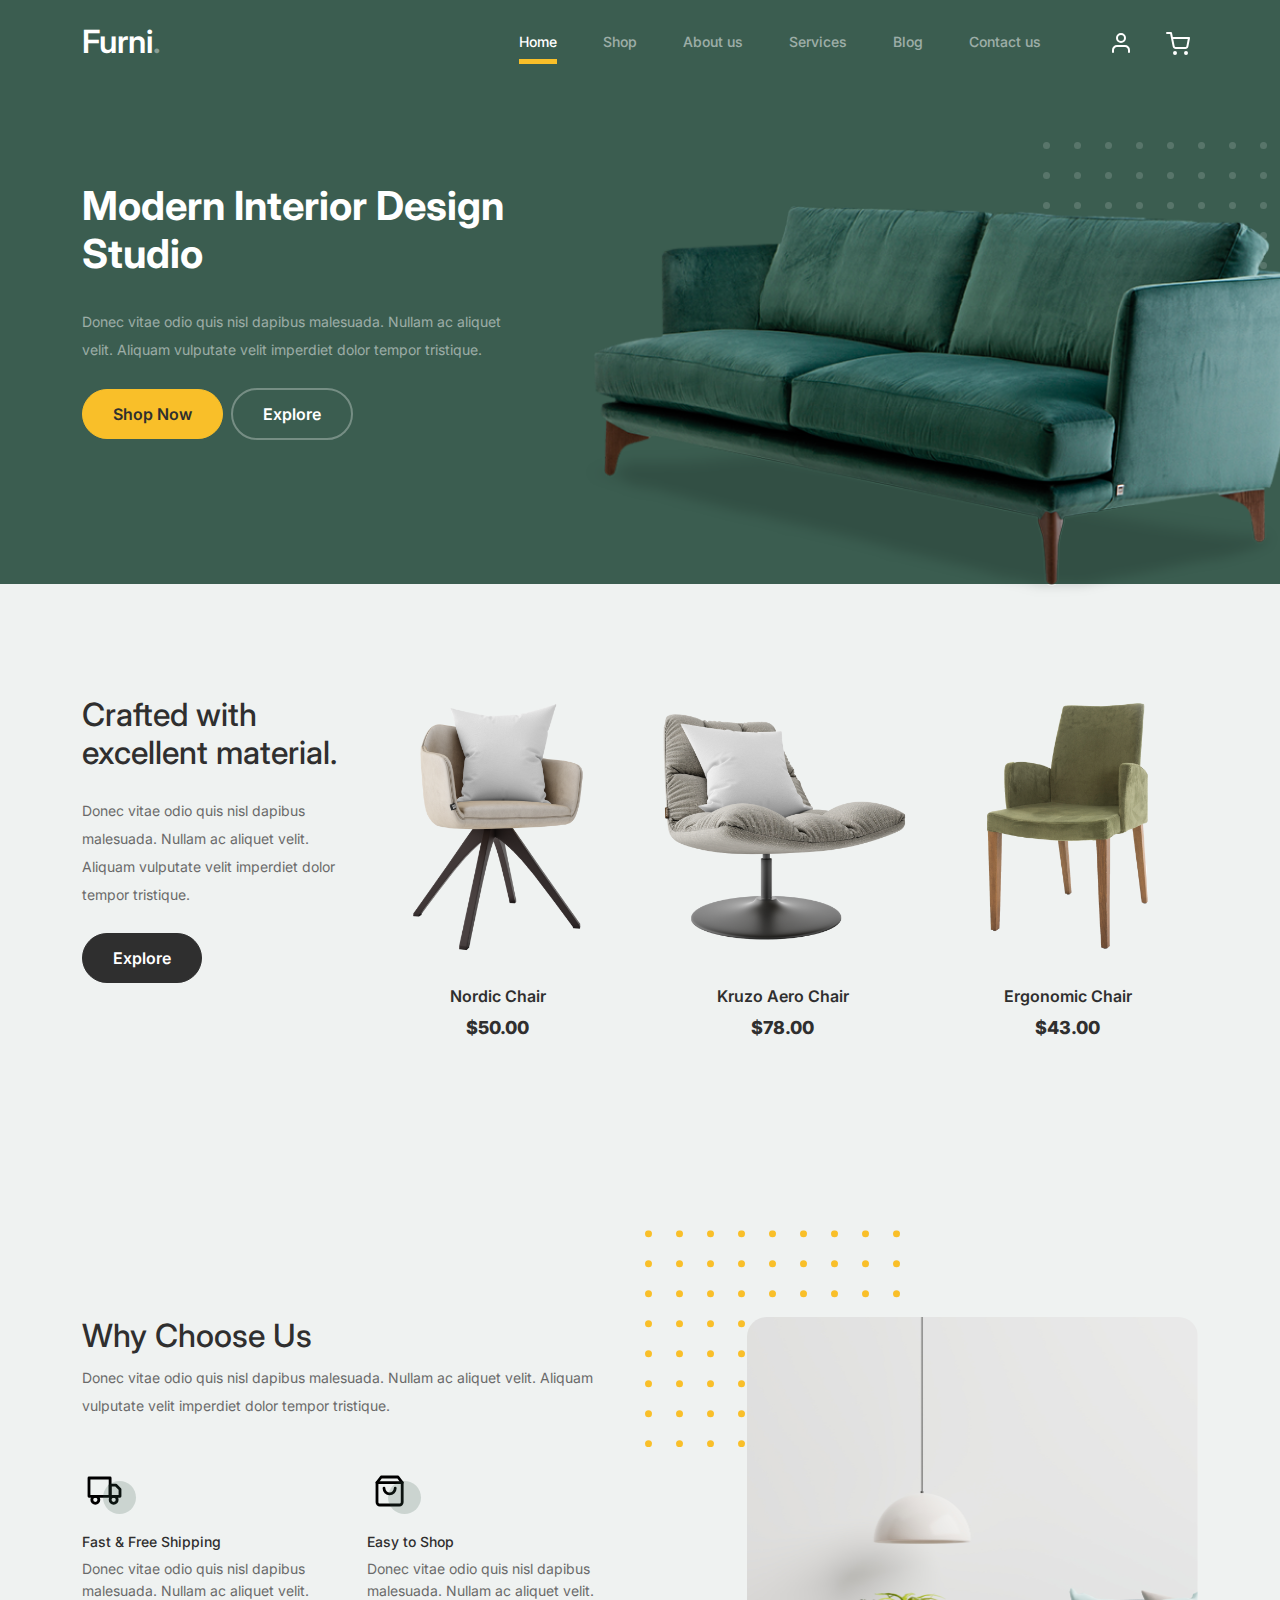
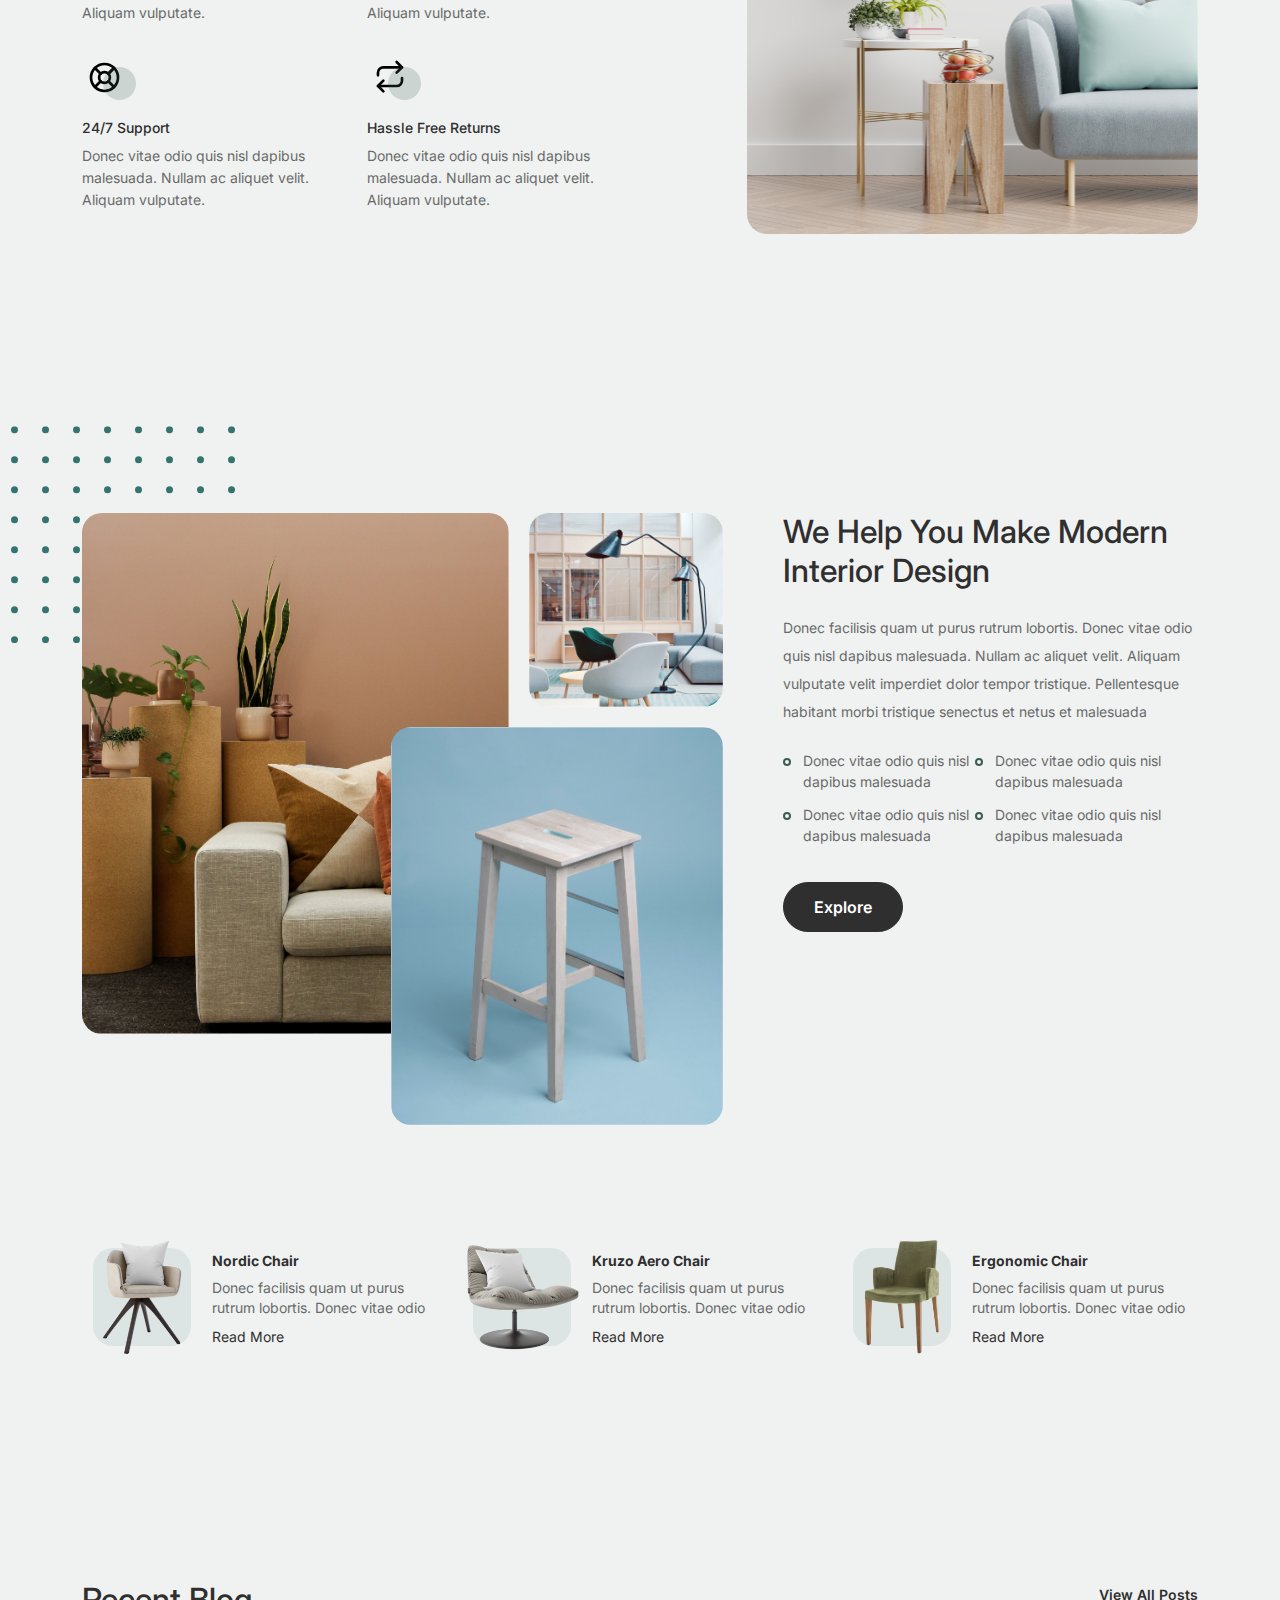
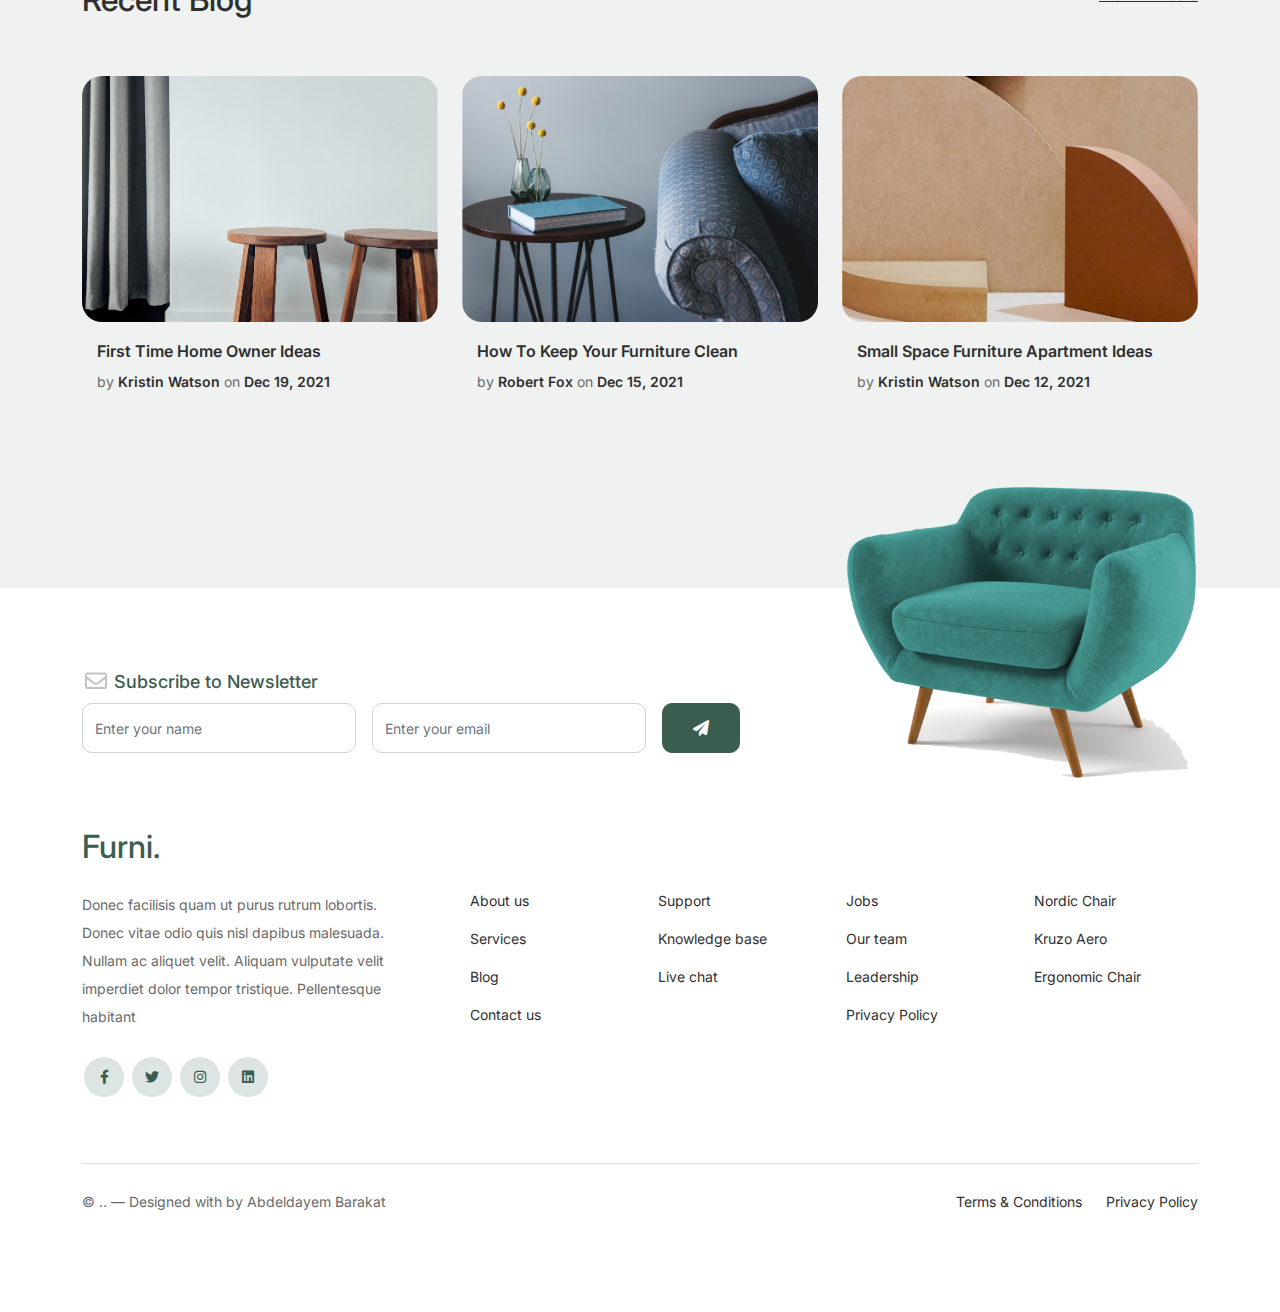
<file: index.html>
<!doctype html>
<html lang="en">
<head>
  <meta charset="utf-8">
  <meta name="viewport" content="width=device-width, initial-scale=1, shrink-to-fit=no">
  <meta name="description" content="" />
  <meta name="keywords" content="bootstrap, bootstrap4" />
  <link href="css/bootstrap.min.css" rel="stylesheet">
  <link href="https://cdnjs.cloudflare.com/ajax/libs/font-awesome/6.0.0-beta3/css/all.min.css" rel="stylesheet">
  <link href="css/style.css" rel="stylesheet">
  <title>Furni </title>
</head>
	<body>

		<!-- Start Header/Navigation -->
		<nav class="custom-navbar navbar navbar navbar-expand-md navbar-dark bg-dark" arial-label="Furni navigation bar">

			<div class="container">
				<a class="navbar-brand" href="index.html">Furni<span>.</span></a>

				<button class="navbar-toggler" type="button" data-bs-toggle="collapse" data-bs-target="#navbarsFurni" aria-controls="navbarsFurni" aria-expanded="false" aria-label="Toggle navigation">
					<span class="navbar-toggler-icon"></span>
				</button>

				<div class="collapse navbar-collapse" id="navbarsFurni">
					<ul class="custom-navbar-nav navbar-nav ms-auto mb-2 mb-md-0">
						<li class="nav-item active">
							<a class="nav-link" href="index.html">Home</a>
						</li>
						<li><a class="nav-link" href="shop.html">Shop</a></li>
						<li><a class="nav-link" href="about.html">About us</a></li>
						<li><a class="nav-link" href="services.html">Services</a></li>
						<li><a class="nav-link" href="blog.html">Blog</a></li>
						<li><a class="nav-link" href="contact.html">Contact us</a></li>
					</ul>

					<ul class="custom-navbar-cta navbar-nav mb-2 mb-md-0 ms-5">
						<li><a class="nav-link" href="#"><img src="images/user.svg"></a></li>
						<li><a class="nav-link" href="cart.html"><img src="images/cart.svg"></a></li>
					</ul>
				</div>
			</div>
				
		</nav>
		<!-- End Header/Navigation -->

		<!-- Start Hero Section -->
			<div class="hero">
				<div class="container">
					<div class="row justify-content-between">
						<div class="col-lg-5">
							<div class="intro-excerpt">
								<h1>Modern Interior <span clsas="d-block">Design Studio</span></h1>
								<p class="mb-4">Donec vitae odio quis nisl dapibus malesuada. Nullam ac aliquet velit. Aliquam vulputate velit imperdiet dolor tempor tristique.</p>
								<p><a href="" class="btn btn-secondary me-2">Shop Now</a><a href="#" class="btn btn-white-outline">Explore</a></p>
							</div>
						</div>
						<div class="col-lg-7">
							<div class="hero-img-wrap">
								<img src="images/couch.png" class="img-fluid">
							</div>
						</div>
					</div>
				</div>
			</div>
		<!-- End Hero Section -->

		<!-- Start Product Section -->
		<div class="product-section">
			<div class="container">
				<div class="row">

					<!-- Start Column 1 -->
					<div class="col-md-12 col-lg-3 mb-5 mb-lg-0">
						<h2 class="mb-4 section-title">Crafted with excellent material.</h2>
						<p class="mb-4">Donec vitae odio quis nisl dapibus malesuada. Nullam ac aliquet velit. Aliquam vulputate velit imperdiet dolor tempor tristique. </p>
						<p><a href="shop.html" class="btn">Explore</a></p>
					</div> 
					<!-- End Column 1 -->

					<!-- Start Column 2 -->
					<div class="col-12 col-md-4 col-lg-3 mb-5 mb-md-0">
						<a class="product-item" href="cart.html">
							<img src="images/product-1.png" class="img-fluid product-thumbnail">
							<h3 class="product-title">Nordic Chair</h3>
							<strong class="product-price">$50.00</strong>

							<span class="icon-cross">
								<img src="images/cross.svg" class="img-fluid">
							</span>
						</a>
					</div> 
					<!-- End Column 2 -->

					<!-- Start Column 3 -->
					<div class="col-12 col-md-4 col-lg-3 mb-5 mb-md-0">
						<a class="product-item" href="cart.html">
							<img src="images/product-2.png" class="img-fluid product-thumbnail">
							<h3 class="product-title">Kruzo Aero Chair</h3>
							<strong class="product-price">$78.00</strong>

							<span class="icon-cross">
								<img src="images/cross.svg" class="img-fluid">
							</span>
						</a>
					</div>
					<!-- End Column 3 -->

					<!-- Start Column 4 -->
					<div class="col-12 col-md-4 col-lg-3 mb-5 mb-md-0">
						<a class="product-item" href="cart.html">
							<img src="images/product-3.png" class="img-fluid product-thumbnail">
							<h3 class="product-title">Ergonomic Chair</h3>
							<strong class="product-price">$43.00</strong>

							<span class="icon-cross">
								<img src="images/cross.svg" class="img-fluid">
							</span>
						</a>
					</div>
					<!-- End Column 4 -->

				</div>
			</div>
		</div>
		<!-- End Product Section -->

		<!-- Start Why Choose Us Section -->
		<div class="why-choose-section">
			<div class="container">
				<div class="row justify-content-between">
					<div class="col-lg-6">
						<h2 class="section-title">Why Choose Us</h2>
						<p>Donec vitae odio quis nisl dapibus malesuada. Nullam ac aliquet velit. Aliquam vulputate velit imperdiet dolor tempor tristique.</p>

						<div class="row my-5">
							<div class="col-6 col-md-6">
								<div class="feature">
									<div class="icon">
										<img src="images/truck.svg" alt="Image" class="imf-fluid">
									</div>
									<h3>Fast &amp; Free Shipping</h3>
									<p>Donec vitae odio quis nisl dapibus malesuada. Nullam ac aliquet velit. Aliquam vulputate.</p>
								</div>
							</div>

							<div class="col-6 col-md-6">
								<div class="feature">
									<div class="icon">
										<img src="images/bag.svg" alt="Image" class="imf-fluid">
									</div>
									<h3>Easy to Shop</h3>
									<p>Donec vitae odio quis nisl dapibus malesuada. Nullam ac aliquet velit. Aliquam vulputate.</p>
								</div>
							</div>

							<div class="col-6 col-md-6">
								<div class="feature">
									<div class="icon">
										<img src="images/support.svg" alt="Image" class="imf-fluid">
									</div>
									<h3>24/7 Support</h3>
									<p>Donec vitae odio quis nisl dapibus malesuada. Nullam ac aliquet velit. Aliquam vulputate.</p>
								</div>
							</div>

							<div class="col-6 col-md-6">
								<div class="feature">
									<div class="icon">
										<img src="images/return.svg" alt="Image" class="imf-fluid">
									</div>
									<h3>Hassle Free Returns</h3>
									<p>Donec vitae odio quis nisl dapibus malesuada. Nullam ac aliquet velit. Aliquam vulputate.</p>
								</div>
							</div>

						</div>
					</div>

					<div class="col-lg-5">
						<div class="img-wrap">
							<img src="images/why-choose-us-img.jpg" alt="Image" class="img-fluid">
						</div>
					</div>

				</div>
			</div>
		</div>
		<!-- End Why Choose Us Section -->

		<!-- Start We Help Section -->
		<div class="we-help-section">
			<div class="container">
				<div class="row justify-content-between">
					<div class="col-lg-7 mb-5 mb-lg-0">
						<div class="imgs-grid">
							<div class="grid grid-1"><img src="images/img-grid-1.jpg" alt="Untree.co"></div>
							<div class="grid grid-2"><img src="images/img-grid-2.jpg" alt="Untree.co"></div>
							<div class="grid grid-3"><img src="images/img-grid-3.jpg" alt="Untree.co"></div>
						</div>
					</div>
					<div class="col-lg-5 ps-lg-5">
						<h2 class="section-title mb-4">We Help You Make Modern Interior Design</h2>
						<p>Donec facilisis quam ut purus rutrum lobortis. Donec vitae odio quis nisl dapibus malesuada. Nullam ac aliquet velit. Aliquam vulputate velit imperdiet dolor tempor tristique. Pellentesque habitant morbi tristique senectus et netus et malesuada</p>

						<ul class="list-unstyled custom-list my-4">
							<li>Donec vitae odio quis nisl dapibus malesuada</li>
							<li>Donec vitae odio quis nisl dapibus malesuada</li>
							<li>Donec vitae odio quis nisl dapibus malesuada</li>
							<li>Donec vitae odio quis nisl dapibus malesuada</li>
						</ul>
						<p><a herf="#" class="btn">Explore</a></p>
					</div>
				</div>
			</div>
		</div>
		<!-- End We Help Section -->

		<!-- Start Popular Product -->
		<div class="popular-product">
			<div class="container">
				<div class="row">

					<div class="col-12 col-md-6 col-lg-4 mb-4 mb-lg-0">
						<div class="product-item-sm d-flex">
							<div class="thumbnail">
								<img src="images/product-1.png" alt="Image" class="img-fluid">
							</div>
							<div class="pt-3">
								<h3>Nordic Chair</h3>
								<p>Donec facilisis quam ut purus rutrum lobortis. Donec vitae odio </p>
								<p><a href="#">Read More</a></p>
							</div>
						</div>
					</div>

					<div class="col-12 col-md-6 col-lg-4 mb-4 mb-lg-0">
						<div class="product-item-sm d-flex">
							<div class="thumbnail">
								<img src="images/product-2.png" alt="Image" class="img-fluid">
							</div>
							<div class="pt-3">
								<h3>Kruzo Aero Chair</h3>
								<p>Donec facilisis quam ut purus rutrum lobortis. Donec vitae odio </p>
								<p><a href="#">Read More</a></p>
							</div>
						</div>
					</div>

					<div class="col-12 col-md-6 col-lg-4 mb-4 mb-lg-0">
						<div class="product-item-sm d-flex">
							<div class="thumbnail">
								<img src="images/product-3.png" alt="Image" class="img-fluid">
							</div>
							<div class="pt-3">
								<h3>Ergonomic Chair</h3>
								<p>Donec facilisis quam ut purus rutrum lobortis. Donec vitae odio </p>
								<p><a href="#">Read More</a></p>
							</div>
						</div>
					</div>

				</div>
			</div>
		</div>
		<!-- End Popular Product -->

		<!-- Start Blog Section -->
		<div class="blog-section">
			<div class="container">
				<div class="row mb-5">
					<div class="col-md-6">
						<h2 class="section-title">Recent Blog</h2>
					</div>
					<div class="col-md-6 text-start text-md-end">
						<a href="#" class="more">View All Posts</a>
					</div>
				</div>

				<div class="row">

					<div class="col-12 col-sm-6 col-md-4 mb-4 mb-md-0">
						<div class="post-entry">
							<a href="#" class="post-thumbnail"><img src="images/post-1.jpg" alt="Image" class="img-fluid"></a>
							<div class="post-content-entry">
								<h3><a href="#">First Time Home Owner Ideas</a></h3>
								<div class="meta">
									<span>by <a href="#">Kristin Watson</a></span> <span>on <a href="#">Dec 19, 2021</a></span>
								</div>
							</div>
						</div>
					</div>

					<div class="col-12 col-sm-6 col-md-4 mb-4 mb-md-0">
						<div class="post-entry">
							<a href="#" class="post-thumbnail"><img src="images/post-2.jpg" alt="Image" class="img-fluid"></a>
							<div class="post-content-entry">
								<h3><a href="#">How To Keep Your Furniture Clean</a></h3>
								<div class="meta">
									<span>by <a href="#">Robert Fox</a></span> <span>on <a href="#">Dec 15, 2021</a></span>
								</div>
							</div>
						</div>
					</div>

					<div class="col-12 col-sm-6 col-md-4 mb-4 mb-md-0">
						<div class="post-entry">
							<a href="#" class="post-thumbnail"><img src="images/post-3.jpg" alt="Image" class="img-fluid"></a>
							<div class="post-content-entry">
								<h3><a href="#">Small Space Furniture Apartment Ideas</a></h3>
								<div class="meta">
									<span>by <a href="#">Kristin Watson</a></span> <span>on <a href="#">Dec 12, 2021</a></span>
								</div>
							</div>
						</div>
					</div>

				</div>
			</div>
		</div>
		<!-- End Blog Section -->	

<!-- Start Footer Section -->
<footer class="footer-section">
<div class="container relative">
<div class="sofa-img">
<img src="images/sofa.png" alt="Image" class="img-fluid">
</div>
<div class="row">
<div class="col-lg-8">
<div class="subscription-form">
<h3 class="d-flex align-items-center"><span class="me-1"><img src="images/envelope-outline.svg" alt="Image" class="img-fluid"></span><span>Subscribe to Newsletter</span></h3>
<form action="#" class="row g-3">
<div class="col-auto">
<input type="text" class="form-control" placeholder="Enter your name">
</div>
<div class="col-auto">
<input type="email" class="form-control" placeholder="Enter your email">
</div>
<div class="col-auto">
<button class="btn btn-primary">
<span class="fa fa-paper-plane"></span>
</button>
</div>
</form>
</div>
</div>
</div>

<div class="row g-5 mb-5">
<div class="col-lg-4">
<div class="mb-4 footer-logo-wrap"><a href="#" class="footer-logo">Furni<span>.</span></a></div>
<p class="mb-4">Donec facilisis quam ut purus rutrum lobortis. Donec vitae odio quis nisl dapibus malesuada. Nullam ac aliquet velit. Aliquam vulputate velit imperdiet dolor tempor tristique. Pellentesque habitant</p>

<ul class="list-unstyled custom-social">
	<li><a href="#"><span class="fa fa-brands fa-facebook-f"></span></a></li>
	<li><a href="#"><span class="fa fa-brands fa-twitter"></span></a></li>
	<li><a href="#"><span class="fa fa-brands fa-instagram"></span></a></li>
	<li><a href="#"><span class="fa fa-brands fa-linkedin"></span></a></li>
</ul>
</div>

<div class="col-lg-8">
<div class="row links-wrap">
<div class="col-6 col-sm-6 col-md-3">
<ul class="list-unstyled">
  <li><a href="#">About us</a></li>
  <li><a href="#">Services</a></li>
  <li><a href="#">Blog</a></li>
  <li><a href="#">Contact us</a></li>
</ul>
</div>

<div class="col-6 col-sm-6 col-md-3">
<ul class="list-unstyled">
	<li><a href="#">Support</a></li>
	<li><a href="#">Knowledge base</a></li>
	<li><a href="#">Live chat</a></li>
</ul>
</div>

<div class="col-6 col-sm-6 col-md-3">
 <ul class="list-unstyled">
	<li><a href="#">Jobs</a></li>
	<li><a href="#">Our team</a></li>
	<li><a href="#">Leadership</a></li>
	<li><a href="#">Privacy Policy</a></li>
 </ul>
</div>

<div class="col-6 col-sm-6 col-md-3">
<ul class="list-unstyled">
<li><a href="#">Nordic Chair</a></li>
<li><a href="#">Kruzo Aero</a></li>
<li><a href="#">Ergonomic Chair</a></li>
</ul>
</div>
</div>
</div>
</div>

<div class="border-top copyright">
<div class="row pt-4">
<div class="col-lg-6">
<p class="mb-2 text-center text-lg-start"> &copy;
.. &mdash; Designed with by Abdeldayem Barakat </p>
</div>

<div class="col-lg-6 text-center text-lg-end">
 <ul class="list-unstyled d-inline-flex ms-auto">
	<li class="me-4"><a href="#">Terms &amp; Conditions</a></li>
	<li><a href="#">Privacy Policy</a></li>
</ul>
</div>

</div>
</div>
</div>
</footer>
<!-- End Footer Section -->	
<script src="js/bootstrap.bundle.min.js"></script>
</body>
</html>
</file>
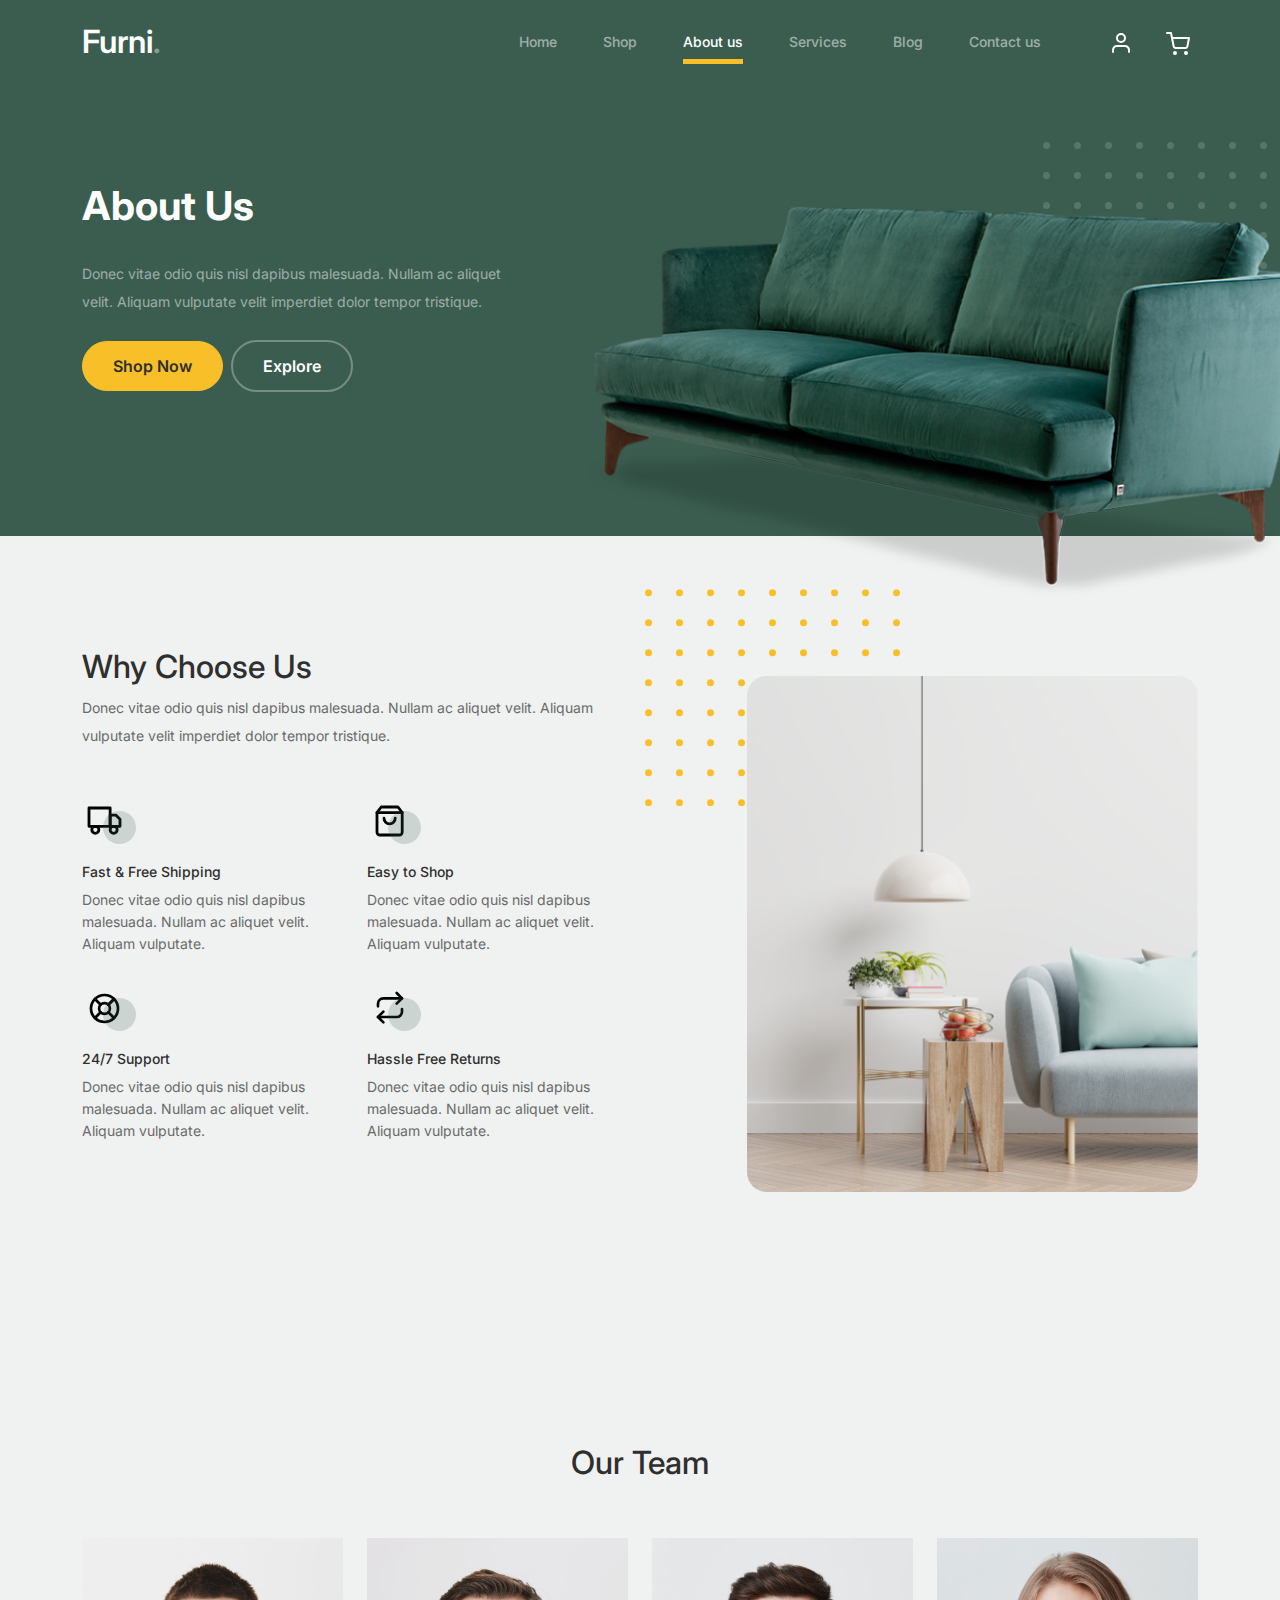
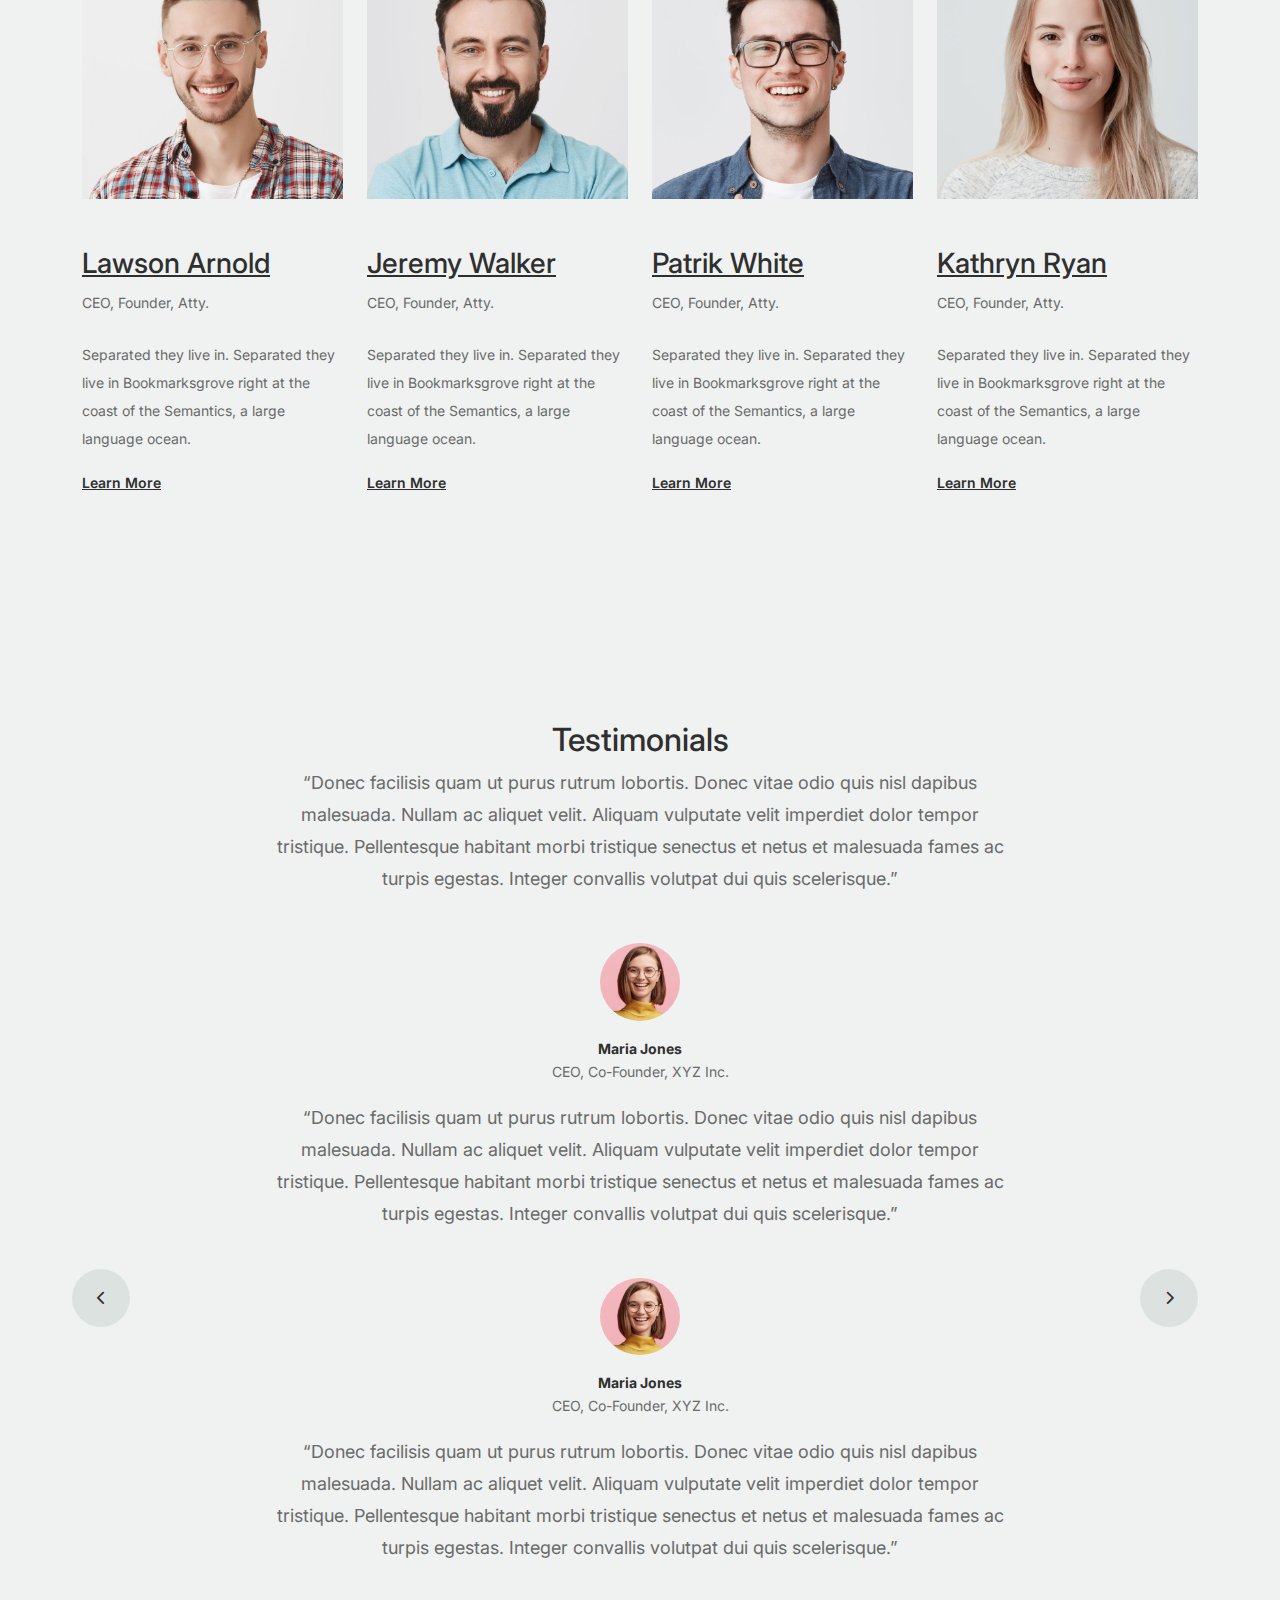
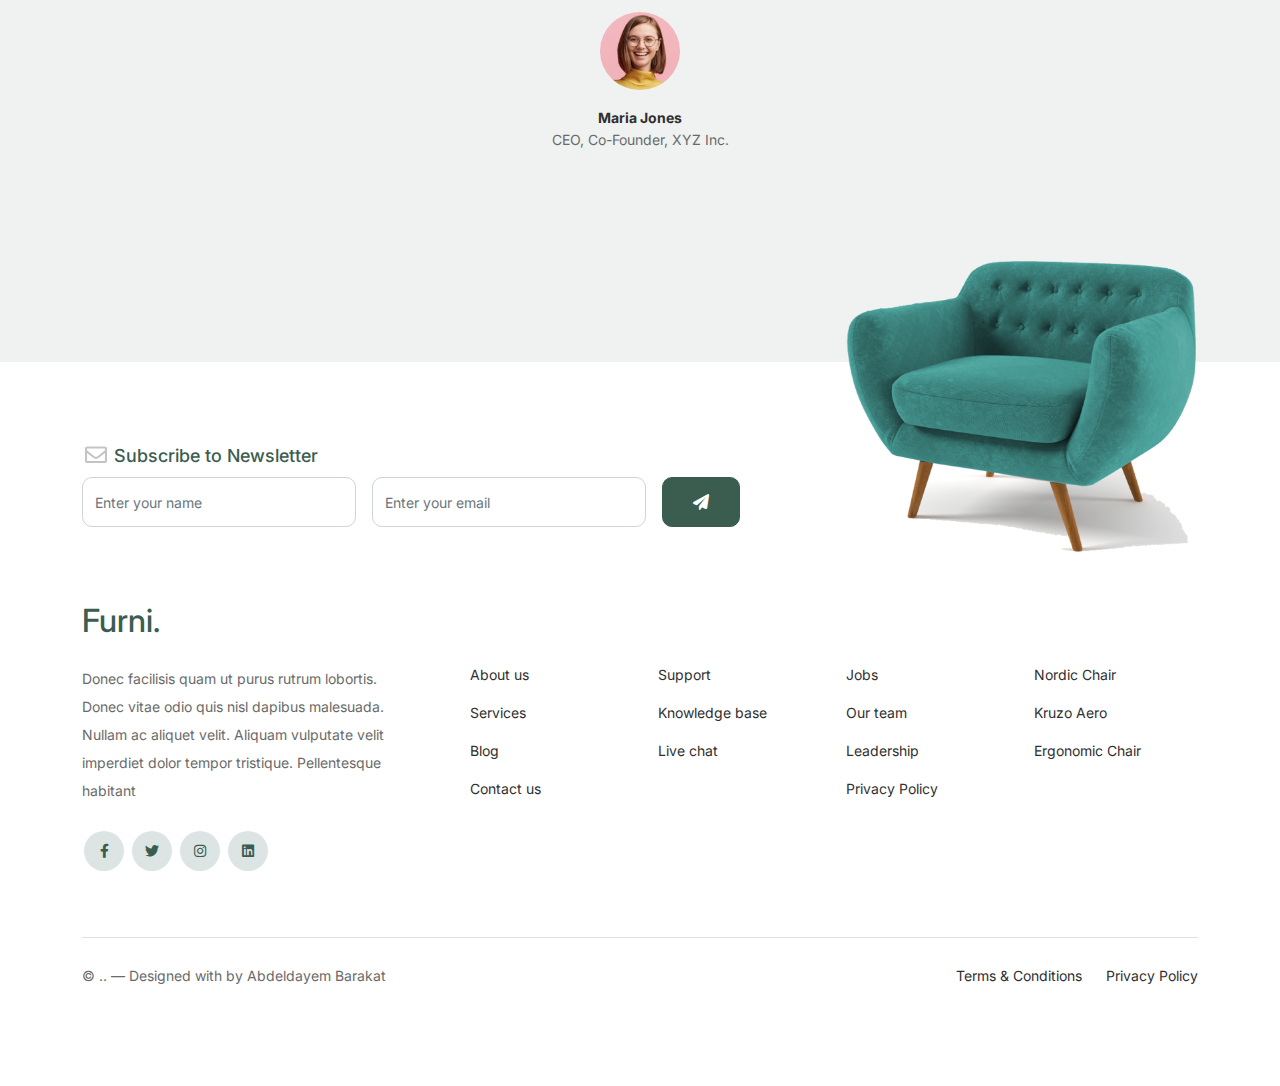
<file: about.html>
<!doctype html>
<html lang="en">
<head>
  <meta charset="utf-8">
  <meta name="viewport" content="width=device-width, initial-scale=1, shrink-to-fit=no">
  <meta name="description" content="" />
  <meta name="keywords" content="bootstrap, bootstrap4" />
  <link href="css/bootstrap.min.css" rel="stylesheet">
  <link href="https://cdnjs.cloudflare.com/ajax/libs/font-awesome/6.0.0-beta3/css/all.min.css" rel="stylesheet">
  <link href="css/style.css" rel="stylesheet">
  <title>Furni </title>
	</head>

	<body>

		<!-- Start Header/Navigation -->
		<nav class="custom-navbar navbar navbar navbar-expand-md navbar-dark bg-dark" arial-label="Furni navigation bar">

			<div class="container">
				<a class="navbar-brand" href="index.html">Furni<span>.</span></a>

				<button class="navbar-toggler" type="button" data-bs-toggle="collapse" data-bs-target="#navbarsFurni" aria-controls="navbarsFurni" aria-expanded="false" aria-label="Toggle navigation">
					<span class="navbar-toggler-icon"></span>
				</button>

				<div class="collapse navbar-collapse" id="navbarsFurni">
					<ul class="custom-navbar-nav navbar-nav ms-auto mb-2 mb-md-0">
						<li class="nav-item ">
							<a class="nav-link" href="index.html">Home</a>
						</li>
						<li><a class="nav-link" href="shop.html">Shop</a></li>
						<li class="active"><a class="nav-link" href="about.html">About us</a></li>
						<li><a class="nav-link" href="services.html">Services</a></li>
						<li><a class="nav-link" href="blog.html">Blog</a></li>
						<li><a class="nav-link" href="contact.html">Contact us</a></li>
					</ul>

					<ul class="custom-navbar-cta navbar-nav mb-2 mb-md-0 ms-5">
						<li><a class="nav-link" href="#"><img src="images/user.svg"></a></li>
						<li><a class="nav-link" href="cart.html"><img src="images/cart.svg"></a></li>
					</ul>
				</div>
			</div>
				
		</nav>
		<!-- End Header/Navigation -->

		<!-- Start Hero Section -->
			<div class="hero">
				<div class="container">
					<div class="row justify-content-between">
						<div class="col-lg-5">
							<div class="intro-excerpt">
								<h1>About Us</h1>
								<p class="mb-4">Donec vitae odio quis nisl dapibus malesuada. Nullam ac aliquet velit. Aliquam vulputate velit imperdiet dolor tempor tristique.</p>
								<p><a href="" class="btn btn-secondary me-2">Shop Now</a><a href="#" class="btn btn-white-outline">Explore</a></p>
							</div>
						</div>
						<div class="col-lg-7">
							<div class="hero-img-wrap">
								<img src="images/couch.png" class="img-fluid">
							</div>
						</div>
					</div>
				</div>
			</div>
		<!-- End Hero Section -->

		

		<!-- Start Why Choose Us Section -->
		<div class="why-choose-section">
			<div class="container">
				<div class="row justify-content-between align-items-center">
					<div class="col-lg-6">
						<h2 class="section-title">Why Choose Us</h2>
						<p>Donec vitae odio quis nisl dapibus malesuada. Nullam ac aliquet velit. Aliquam vulputate velit imperdiet dolor tempor tristique.</p>

						<div class="row my-5">
							<div class="col-6 col-md-6">
								<div class="feature">
									<div class="icon">
										<img src="images/truck.svg" alt="Image" class="imf-fluid">
									</div>
									<h3>Fast &amp; Free Shipping</h3>
									<p>Donec vitae odio quis nisl dapibus malesuada. Nullam ac aliquet velit. Aliquam vulputate.</p>
								</div>
							</div>

							<div class="col-6 col-md-6">
								<div class="feature">
									<div class="icon">
										<img src="images/bag.svg" alt="Image" class="imf-fluid">
									</div>
									<h3>Easy to Shop</h3>
									<p>Donec vitae odio quis nisl dapibus malesuada. Nullam ac aliquet velit. Aliquam vulputate.</p>
								</div>
							</div>

							<div class="col-6 col-md-6">
								<div class="feature">
									<div class="icon">
										<img src="images/support.svg" alt="Image" class="imf-fluid">
									</div>
									<h3>24/7 Support</h3>
									<p>Donec vitae odio quis nisl dapibus malesuada. Nullam ac aliquet velit. Aliquam vulputate.</p>
								</div>
							</div>

							<div class="col-6 col-md-6">
								<div class="feature">
									<div class="icon">
										<img src="images/return.svg" alt="Image" class="imf-fluid">
									</div>
									<h3>Hassle Free Returns</h3>
									<p>Donec vitae odio quis nisl dapibus malesuada. Nullam ac aliquet velit. Aliquam vulputate.</p>
								</div>
							</div>

						</div>
					</div>

					<div class="col-lg-5">
						<div class="img-wrap">
							<img src="images/why-choose-us-img.jpg" alt="Image" class="img-fluid">
						</div>
					</div>

				</div>
			</div>
		</div>
		<!-- End Why Choose Us Section -->

		<!-- Start Team Section -->
		<div class="untree_co-section">
			<div class="container">

				<div class="row mb-5">
					<div class="col-lg-5 mx-auto text-center">
						<h2 class="section-title">Our Team</h2>
					</div>
				</div>

				<div class="row">

					<!-- Start Column 1 -->
					<div class="col-12 col-md-6 col-lg-3 mb-5 mb-md-0">
						<img src="images/person_1.jpg" class="img-fluid mb-5">
						<h3 clas><a href="#"><span class="">Lawson</span> Arnold</a></h3>
            <span class="d-block position mb-4">CEO, Founder, Atty.</span>
            <p>Separated they live in.
            Separated they live in Bookmarksgrove right at the coast of the Semantics, a large language ocean.</p>
            <p class="mb-0"><a href="#" class="more dark">Learn More <span class="icon-arrow_forward"></span></a></p>
					</div> 
					<!-- End Column 1 -->

					<!-- Start Column 2 -->
					<div class="col-12 col-md-6 col-lg-3 mb-5 mb-md-0">
						<img src="images/person_2.jpg" class="img-fluid mb-5">

						<h3 clas><a href="#"><span class="">Jeremy</span> Walker</a></h3>
            <span class="d-block position mb-4">CEO, Founder, Atty.</span>
            <p>Separated they live in.
            Separated they live in Bookmarksgrove right at the coast of the Semantics, a large language ocean.</p>
            <p class="mb-0"><a href="#" class="more dark">Learn More <span class="icon-arrow_forward"></span></a></p>

					</div> 
					<!-- End Column 2 -->

					<!-- Start Column 3 -->
					<div class="col-12 col-md-6 col-lg-3 mb-5 mb-md-0">
						<img src="images/person_3.jpg" class="img-fluid mb-5">
						<h3 clas><a href="#"><span class="">Patrik</span> White</a></h3>
            <span class="d-block position mb-4">CEO, Founder, Atty.</span>
            <p>Separated they live in.
            Separated they live in Bookmarksgrove right at the coast of the Semantics, a large language ocean.</p>
            <p class="mb-0"><a href="#" class="more dark">Learn More <span class="icon-arrow_forward"></span></a></p>
					</div> 
					<!-- End Column 3 -->

					<!-- Start Column 4 -->
					<div class="col-12 col-md-6 col-lg-3 mb-5 mb-md-0">
						<img src="images/person_4.jpg" class="img-fluid mb-5">

						<h3 clas><a href="#"><span class="">Kathryn</span> Ryan</a></h3>
            <span class="d-block position mb-4">CEO, Founder, Atty.</span>
            <p>Separated they live in.
            Separated they live in Bookmarksgrove right at the coast of the Semantics, a large language ocean.</p>
            <p class="mb-0"><a href="#" class="more dark">Learn More <span class="icon-arrow_forward"></span></a></p>

          
					</div> 
					<!-- End Column 4 -->

					

				</div>
			</div>
		</div>
		<!-- End Team Section -->

		

		<!-- Start Testimonial Slider -->
		<div class="testimonial-section before-footer-section">
			<div class="container">
				<div class="row">
					<div class="col-lg-7 mx-auto text-center">
						<h2 class="section-title">Testimonials</h2>
					</div>
				</div>

				<div class="row justify-content-center">
					<div class="col-lg-12">
						<div class="testimonial-slider-wrap text-center">

							<div id="testimonial-nav">
								<span class="prev" data-controls="prev"><span class="fa fa-chevron-left"></span></span>
								<span class="next" data-controls="next"><span class="fa fa-chevron-right"></span></span>
							</div>

							<div class="testimonial-slider">
								
								<div class="item">
									<div class="row justify-content-center">
										<div class="col-lg-8 mx-auto">

											<div class="testimonial-block text-center">
												<blockquote class="mb-5">
													<p>&ldquo;Donec facilisis quam ut purus rutrum lobortis. Donec vitae odio quis nisl dapibus malesuada. Nullam ac aliquet velit. Aliquam vulputate velit imperdiet dolor tempor tristique. Pellentesque habitant morbi tristique senectus et netus et malesuada fames ac turpis egestas. Integer convallis volutpat dui quis scelerisque.&rdquo;</p>
												</blockquote>

												<div class="author-info">
													<div class="author-pic">
														<img src="images/person-1.png" alt="Maria Jones" class="img-fluid">
													</div>
													<h3 class="font-weight-bold">Maria Jones</h3>
													<span class="position d-block mb-3">CEO, Co-Founder, XYZ Inc.</span>
												</div>
											</div>

										</div>
									</div>
								</div> 
								<!-- END item -->

								<div class="item">
									<div class="row justify-content-center">
										<div class="col-lg-8 mx-auto">

											<div class="testimonial-block text-center">
												<blockquote class="mb-5">
													<p>&ldquo;Donec facilisis quam ut purus rutrum lobortis. Donec vitae odio quis nisl dapibus malesuada. Nullam ac aliquet velit. Aliquam vulputate velit imperdiet dolor tempor tristique. Pellentesque habitant morbi tristique senectus et netus et malesuada fames ac turpis egestas. Integer convallis volutpat dui quis scelerisque.&rdquo;</p>
												</blockquote>

												<div class="author-info">
													<div class="author-pic">
														<img src="images/person-1.png" alt="Maria Jones" class="img-fluid">
													</div>
													<h3 class="font-weight-bold">Maria Jones</h3>
													<span class="position d-block mb-3">CEO, Co-Founder, XYZ Inc.</span>
												</div>
											</div>

										</div>
									</div>
								</div> 
								<!-- END item -->

								<div class="item">
									<div class="row justify-content-center">
										<div class="col-lg-8 mx-auto">

											<div class="testimonial-block text-center">
												<blockquote class="mb-5">
													<p>&ldquo;Donec facilisis quam ut purus rutrum lobortis. Donec vitae odio quis nisl dapibus malesuada. Nullam ac aliquet velit. Aliquam vulputate velit imperdiet dolor tempor tristique. Pellentesque habitant morbi tristique senectus et netus et malesuada fames ac turpis egestas. Integer convallis volutpat dui quis scelerisque.&rdquo;</p>
												</blockquote>

												<div class="author-info">
													<div class="author-pic">
														<img src="images/person-1.png" alt="Maria Jones" class="img-fluid">
													</div>
													<h3 class="font-weight-bold">Maria Jones</h3>
													<span class="position d-block mb-3">CEO, Co-Founder, XYZ Inc.</span>
												</div>
											</div>

										</div>
									</div>
								</div> 
								<!-- END item -->

							</div>

						</div>
					</div>
				</div>
			</div>
		</div>
		<!-- End Testimonial Slider -->

		

<!-- Start Footer Section -->
<footer class="footer-section">
	<div class="container relative">
	<div class="sofa-img">
	<img src="images/sofa.png" alt="Image" class="img-fluid">
	</div>
	<div class="row">
	<div class="col-lg-8">
	<div class="subscription-form">
	<h3 class="d-flex align-items-center"><span class="me-1"><img src="images/envelope-outline.svg" alt="Image" class="img-fluid"></span><span>Subscribe to Newsletter</span></h3>
	<form action="#" class="row g-3">
	<div class="col-auto">
	<input type="text" class="form-control" placeholder="Enter your name">
	</div>
	<div class="col-auto">
	<input type="email" class="form-control" placeholder="Enter your email">
	</div>
	<div class="col-auto">
	<button class="btn btn-primary">
	<span class="fa fa-paper-plane"></span>
	</button>
	</div>
	</form>
	</div>
	</div>
	</div>
	
	<div class="row g-5 mb-5">
	<div class="col-lg-4">
	<div class="mb-4 footer-logo-wrap"><a href="#" class="footer-logo">Furni<span>.</span></a></div>
	<p class="mb-4">Donec facilisis quam ut purus rutrum lobortis. Donec vitae odio quis nisl dapibus malesuada. Nullam ac aliquet velit. Aliquam vulputate velit imperdiet dolor tempor tristique. Pellentesque habitant</p>
	
	<ul class="list-unstyled custom-social">
		<li><a href="#"><span class="fa fa-brands fa-facebook-f"></span></a></li>
		<li><a href="#"><span class="fa fa-brands fa-twitter"></span></a></li>
		<li><a href="#"><span class="fa fa-brands fa-instagram"></span></a></li>
		<li><a href="#"><span class="fa fa-brands fa-linkedin"></span></a></li>
	</ul>
	</div>
	
	<div class="col-lg-8">
	<div class="row links-wrap">
	<div class="col-6 col-sm-6 col-md-3">
	<ul class="list-unstyled">
	  <li><a href="#">About us</a></li>
	  <li><a href="#">Services</a></li>
	  <li><a href="#">Blog</a></li>
	  <li><a href="#">Contact us</a></li>
	</ul>
	</div>
	
	<div class="col-6 col-sm-6 col-md-3">
	<ul class="list-unstyled">
		<li><a href="#">Support</a></li>
		<li><a href="#">Knowledge base</a></li>
		<li><a href="#">Live chat</a></li>
	</ul>
	</div>
	
	<div class="col-6 col-sm-6 col-md-3">
	 <ul class="list-unstyled">
		<li><a href="#">Jobs</a></li>
		<li><a href="#">Our team</a></li>
		<li><a href="#">Leadership</a></li>
		<li><a href="#">Privacy Policy</a></li>
	 </ul>
	</div>
	
	<div class="col-6 col-sm-6 col-md-3">
	<ul class="list-unstyled">
	<li><a href="#">Nordic Chair</a></li>
	<li><a href="#">Kruzo Aero</a></li>
	<li><a href="#">Ergonomic Chair</a></li>
	</ul>
	</div>
	</div>
	</div>
	</div>
	
	<div class="border-top copyright">
	<div class="row pt-4">
	<div class="col-lg-6">
	<p class="mb-2 text-center text-lg-start"> &copy;
	.. &mdash; Designed with by Abdeldayem Barakat </p>
	</div>
	
	<div class="col-lg-6 text-center text-lg-end">
	 <ul class="list-unstyled d-inline-flex ms-auto">
		<li class="me-4"><a href="#">Terms &amp; Conditions</a></li>
		<li><a href="#">Privacy Policy</a></li>
	</ul>
	</div>
	
	</div>
	</div>
	</div>
	</footer>	
<!-- End Footer Section -->	


		<script src="js/bootstrap.bundle.min.js"></script>
		
	</body>

</html>
</file>
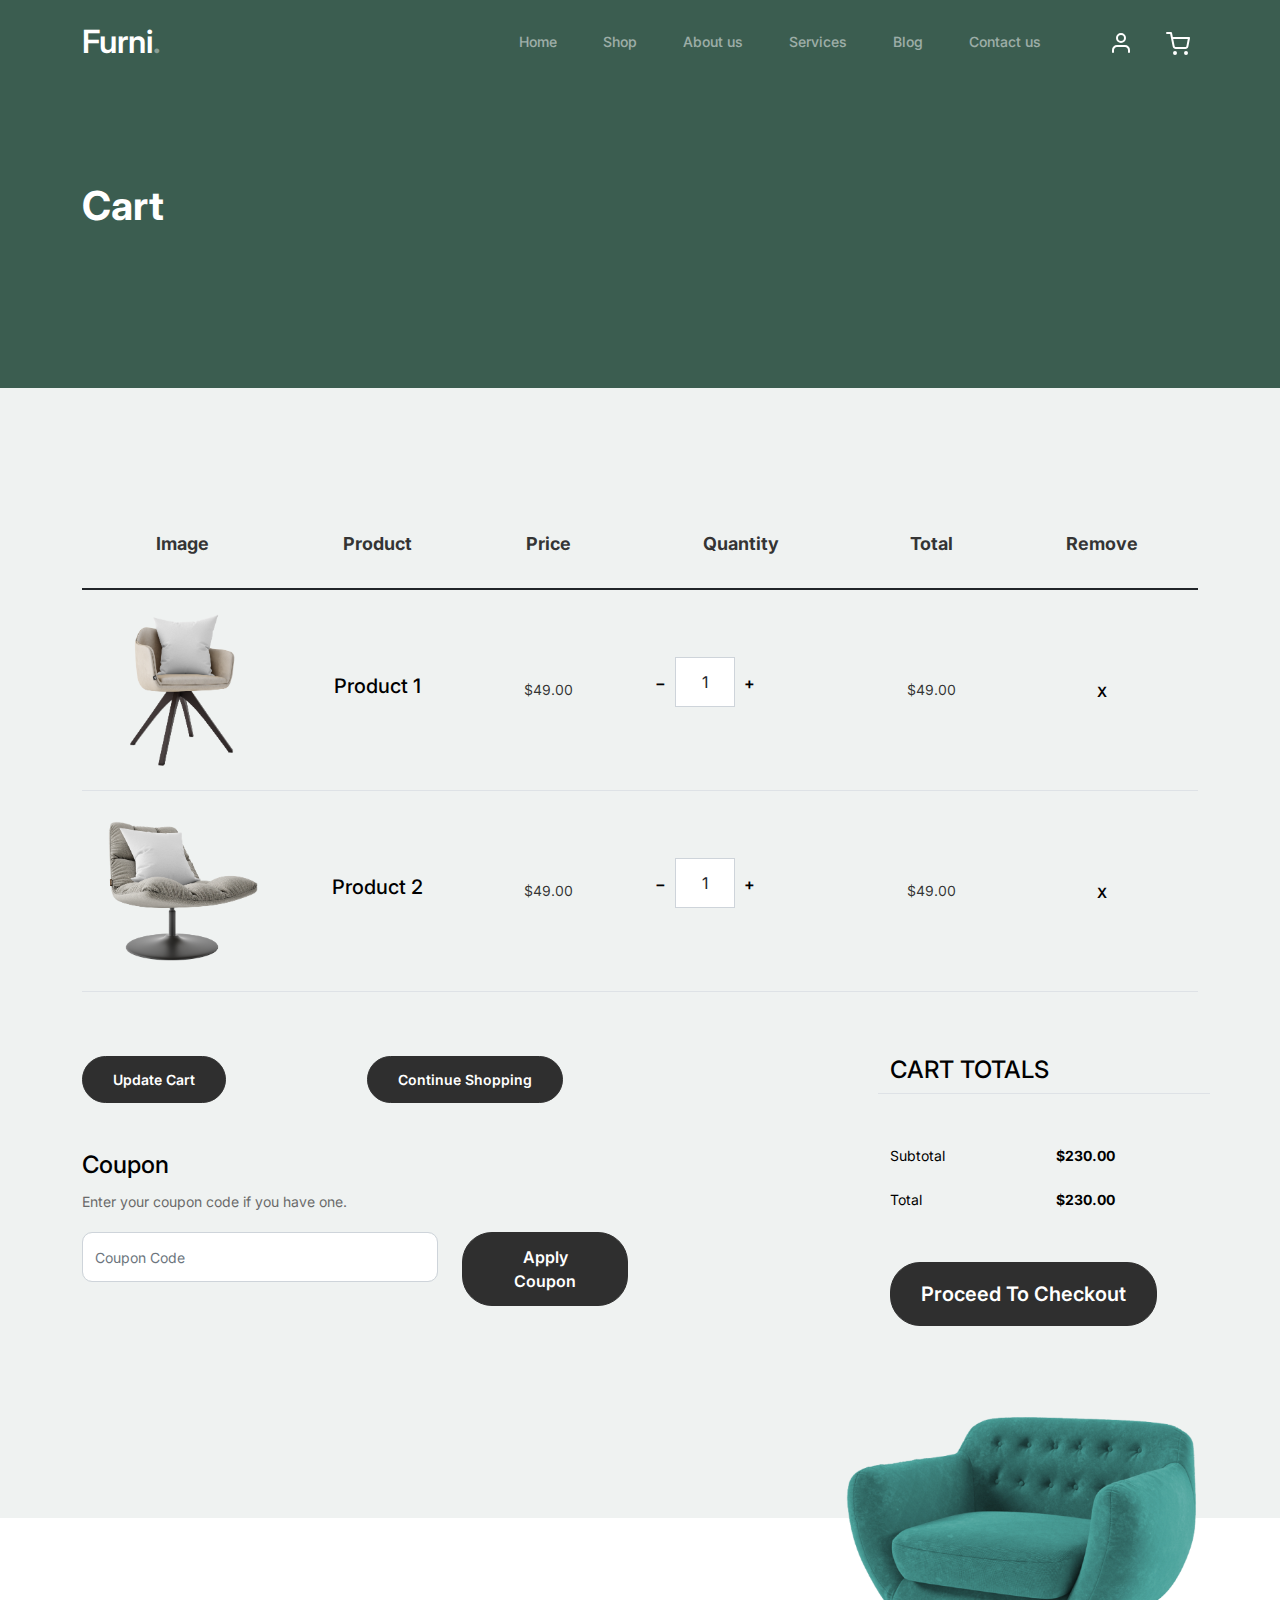
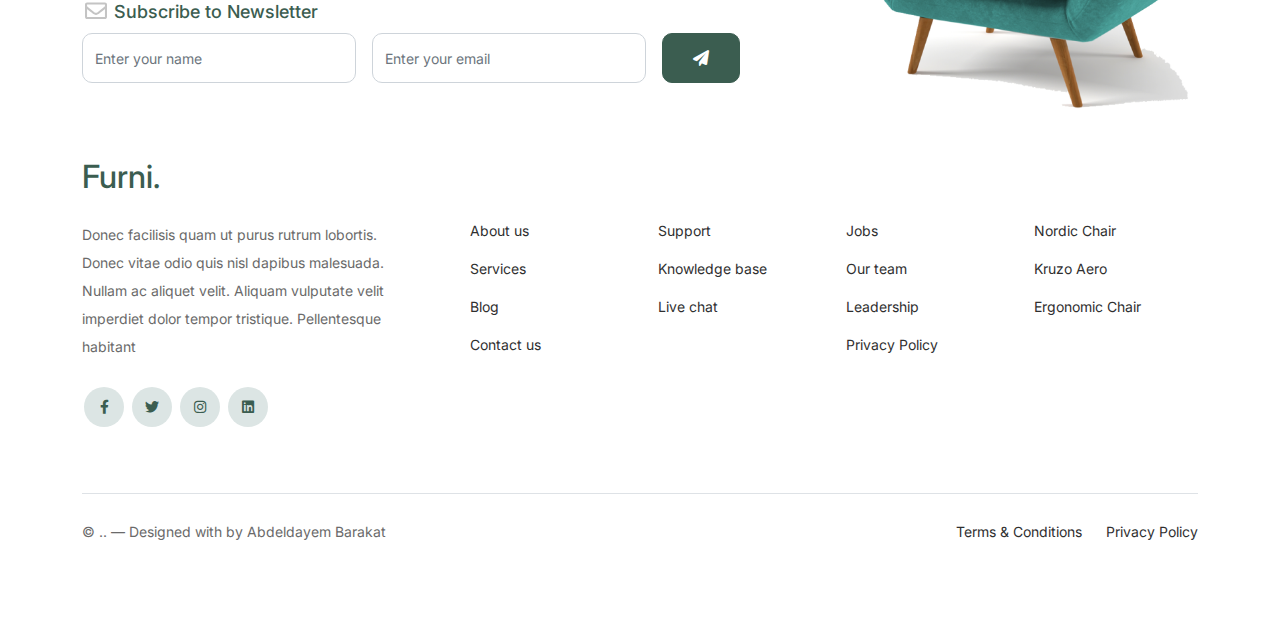
<file: cart.html>
<!doctype html>
<html lang="en">
<head>
  <meta charset="utf-8">
  <meta name="viewport" content="width=device-width, initial-scale=1, shrink-to-fit=no">
  <meta name="description" content="" />
  <meta name="keywords" content="bootstrap, bootstrap4" />
  <link href="css/bootstrap.min.css" rel="stylesheet">
  <link href="https://cdnjs.cloudflare.com/ajax/libs/font-awesome/6.0.0-beta3/css/all.min.css" rel="stylesheet">
  <link href="css/style.css" rel="stylesheet">
 <title>Furni </title>
	</head>

	<body>

		<!-- Start Header/Navigation -->
		<nav class="custom-navbar navbar navbar navbar-expand-md navbar-dark bg-dark" arial-label="Furni navigation bar">

			<div class="container">
				<a class="navbar-brand" href="index.html">Furni<span>.</span></a>

				<button class="navbar-toggler" type="button" data-bs-toggle="collapse" data-bs-target="#navbarsFurni" aria-controls="navbarsFurni" aria-expanded="false" aria-label="Toggle navigation">
					<span class="navbar-toggler-icon"></span>
				</button>

				<div class="collapse navbar-collapse" id="navbarsFurni">
					<ul class="custom-navbar-nav navbar-nav ms-auto mb-2 mb-md-0">
						<li class="nav-item ">
							<a class="nav-link" href="index.html">Home</a>
						</li>
						<li><a class="nav-link" href="shop.html">Shop</a></li>
						<li><a class="nav-link" href="about.html">About us</a></li>
						<li><a class="nav-link" href="services.html">Services</a></li>
						<li><a class="nav-link" href="blog.html">Blog</a></li>
						<li><a class="nav-link" href="contact.html">Contact us</a></li>
					</ul>

					<ul class="custom-navbar-cta navbar-nav mb-2 mb-md-0 ms-5">
						<li><a class="nav-link" href="#"><img src="images/user.svg"></a></li>
						<li><a class="nav-link" href="cart.html"><img src="images/cart.svg"></a></li>
					</ul>
				</div>
			</div>
				
		</nav>
		<!-- End Header/Navigation -->

		<!-- Start Hero Section -->
			<div class="hero">
				<div class="container">
					<div class="row justify-content-between">
						<div class="col-lg-5">
							<div class="intro-excerpt">
								<h1>Cart</h1>
							</div>
						</div>
						<div class="col-lg-7">
							
						</div>
					</div>
				</div>
			</div>
		<!-- End Hero Section -->

		

		<div class="untree_co-section before-footer-section">
            <div class="container">
              <div class="row mb-5">
                <form class="col-md-12" method="post">
                  <div class="site-blocks-table">
                    <table class="table">
                      <thead>
                        <tr>
                          <th class="product-thumbnail">Image</th>
                          <th class="product-name">Product</th>
                          <th class="product-price">Price</th>
                          <th class="product-quantity">Quantity</th>
                          <th class="product-total">Total</th>
                          <th class="product-remove">Remove</th>
                        </tr>
                      </thead>
                      <tbody>
                        <tr>
                          <td class="product-thumbnail">
                            <img src="images/product-1.png" alt="Image" class="img-fluid">
                          </td>
                          <td class="product-name">
                            <h2 class="h5 text-black">Product 1</h2>
                          </td>
                          <td>$49.00</td>
                          <td>
                            <div class="input-group mb-3 d-flex align-items-center quantity-container" style="max-width: 120px;">
                              <div class="input-group-prepend">
                                <button class="btn btn-outline-black decrease" type="button">&minus;</button>
                              </div>
                              <input type="text" class="form-control text-center quantity-amount" value="1" placeholder="" aria-label="Example text with button addon" aria-describedby="button-addon1">
                              <div class="input-group-append">
                                <button class="btn btn-outline-black increase" type="button">&plus;</button>
                              </div>
                            </div>
        
                          </td>
                          <td>$49.00</td>
                          <td><a href="#" class="btn btn-black btn-sm">X</a></td>
                        </tr>
        
                        <tr>
                          <td class="product-thumbnail">
                            <img src="images/product-2.png" alt="Image" class="img-fluid">
                          </td>
                          <td class="product-name">
                            <h2 class="h5 text-black">Product 2</h2>
                          </td>
                          <td>$49.00</td>
                          <td>
                            <div class="input-group mb-3 d-flex align-items-center quantity-container" style="max-width: 120px;">
                              <div class="input-group-prepend">
                                <button class="btn btn-outline-black decrease" type="button">&minus;</button>
                              </div>
                              <input type="text" class="form-control text-center quantity-amount" value="1" placeholder="" aria-label="Example text with button addon" aria-describedby="button-addon1">
                              <div class="input-group-append">
                                <button class="btn btn-outline-black increase" type="button">&plus;</button>
                              </div>
                            </div>
        
                          </td>
                          <td>$49.00</td>
                          <td><a href="#" class="btn btn-black btn-sm">X</a></td>
                        </tr>
                      </tbody>
                    </table>
                  </div>
                </form>
              </div>
        
              <div class="row">
                <div class="col-md-6">
                  <div class="row mb-5">
                    <div class="col-md-6 mb-3 mb-md-0">
                      <button class="btn btn-black btn-sm btn-block">Update Cart</button>
                    </div>
                    <div class="col-md-6">
                      <button class="btn btn-outline-black btn-sm btn-block">Continue Shopping</button>
                    </div>
                  </div>
                  <div class="row">
                    <div class="col-md-12">
                      <label class="text-black h4" for="coupon">Coupon</label>
                      <p>Enter your coupon code if you have one.</p>
                    </div>
                    <div class="col-md-8 mb-3 mb-md-0">
                      <input type="text" class="form-control py-3" id="coupon" placeholder="Coupon Code">
                    </div>
                    <div class="col-md-4">
                      <button class="btn btn-black">Apply Coupon</button>
                    </div>
                  </div>
                </div>
                <div class="col-md-6 pl-5">
                  <div class="row justify-content-end">
                    <div class="col-md-7">
                      <div class="row">
                        <div class="col-md-12 text-right border-bottom mb-5">
                          <h3 class="text-black h4 text-uppercase">Cart Totals</h3>
                        </div>
                      </div>
                      <div class="row mb-3">
                        <div class="col-md-6">
                          <span class="text-black">Subtotal</span>
                        </div>
                        <div class="col-md-6 text-right">
                          <strong class="text-black">$230.00</strong>
                        </div>
                      </div>
                      <div class="row mb-5">
                        <div class="col-md-6">
                          <span class="text-black">Total</span>
                        </div>
                        <div class="col-md-6 text-right">
                          <strong class="text-black">$230.00</strong>
                        </div>
                      </div>
        
                      <div class="row">
                        <div class="col-md-12">
                          <button class="btn btn-black btn-lg py-3 btn-block" onclick="window.location='checkout.html'">Proceed To Checkout</button>
                        </div>
                      </div>
                    </div>
                  </div>
                </div>
              </div>
            </div>
          </div>
		

<!-- Start Footer Section -->
<footer class="footer-section">
	<div class="container relative">
	<div class="sofa-img">
	<img src="images/sofa.png" alt="Image" class="img-fluid">
	</div>
	<div class="row">
	<div class="col-lg-8">
	<div class="subscription-form">
	<h3 class="d-flex align-items-center"><span class="me-1"><img src="images/envelope-outline.svg" alt="Image" class="img-fluid"></span><span>Subscribe to Newsletter</span></h3>
	<form action="#" class="row g-3">
	<div class="col-auto">
	<input type="text" class="form-control" placeholder="Enter your name">
	</div>
	<div class="col-auto">
	<input type="email" class="form-control" placeholder="Enter your email">
	</div>
	<div class="col-auto">
	<button class="btn btn-primary">
	<span class="fa fa-paper-plane"></span>
	</button>
	</div>
	</form>
	</div>
	</div>
	</div>
	
	<div class="row g-5 mb-5">
	<div class="col-lg-4">
	<div class="mb-4 footer-logo-wrap"><a href="#" class="footer-logo">Furni<span>.</span></a></div>
	<p class="mb-4">Donec facilisis quam ut purus rutrum lobortis. Donec vitae odio quis nisl dapibus malesuada. Nullam ac aliquet velit. Aliquam vulputate velit imperdiet dolor tempor tristique. Pellentesque habitant</p>
	
	<ul class="list-unstyled custom-social">
		<li><a href="#"><span class="fa fa-brands fa-facebook-f"></span></a></li>
		<li><a href="#"><span class="fa fa-brands fa-twitter"></span></a></li>
		<li><a href="#"><span class="fa fa-brands fa-instagram"></span></a></li>
		<li><a href="#"><span class="fa fa-brands fa-linkedin"></span></a></li>
	</ul>
	</div>
	
	<div class="col-lg-8">
	<div class="row links-wrap">
	<div class="col-6 col-sm-6 col-md-3">
	<ul class="list-unstyled">
	  <li><a href="#">About us</a></li>
	  <li><a href="#">Services</a></li>
	  <li><a href="#">Blog</a></li>
	  <li><a href="#">Contact us</a></li>
	</ul>
	</div>
	
	<div class="col-6 col-sm-6 col-md-3">
	<ul class="list-unstyled">
		<li><a href="#">Support</a></li>
		<li><a href="#">Knowledge base</a></li>
		<li><a href="#">Live chat</a></li>
	</ul>
	</div>
	
	<div class="col-6 col-sm-6 col-md-3">
	 <ul class="list-unstyled">
		<li><a href="#">Jobs</a></li>
		<li><a href="#">Our team</a></li>
		<li><a href="#">Leadership</a></li>
		<li><a href="#">Privacy Policy</a></li>
	 </ul>
	</div>
	
	<div class="col-6 col-sm-6 col-md-3">
	<ul class="list-unstyled">
	<li><a href="#">Nordic Chair</a></li>
	<li><a href="#">Kruzo Aero</a></li>
	<li><a href="#">Ergonomic Chair</a></li>
	</ul>
	</div>
	</div>
	</div>
	</div>
	
	<div class="border-top copyright">
	<div class="row pt-4">
	<div class="col-lg-6">
	<p class="mb-2 text-center text-lg-start"> &copy;
	.. &mdash; Designed with by Abdeldayem Barakat </p>
	</div>
	
	<div class="col-lg-6 text-center text-lg-end">
	 <ul class="list-unstyled d-inline-flex ms-auto">
		<li class="me-4"><a href="#">Terms &amp; Conditions</a></li>
		<li><a href="#">Privacy Policy</a></li>
	</ul>
	</div>
	
	</div>
	</div>
	</div>
	</footer>	
<!-- End Footer Section -->	
<script src="js/bootstrap.bundle.min.js"></script>	
</body>
</html>
</file>
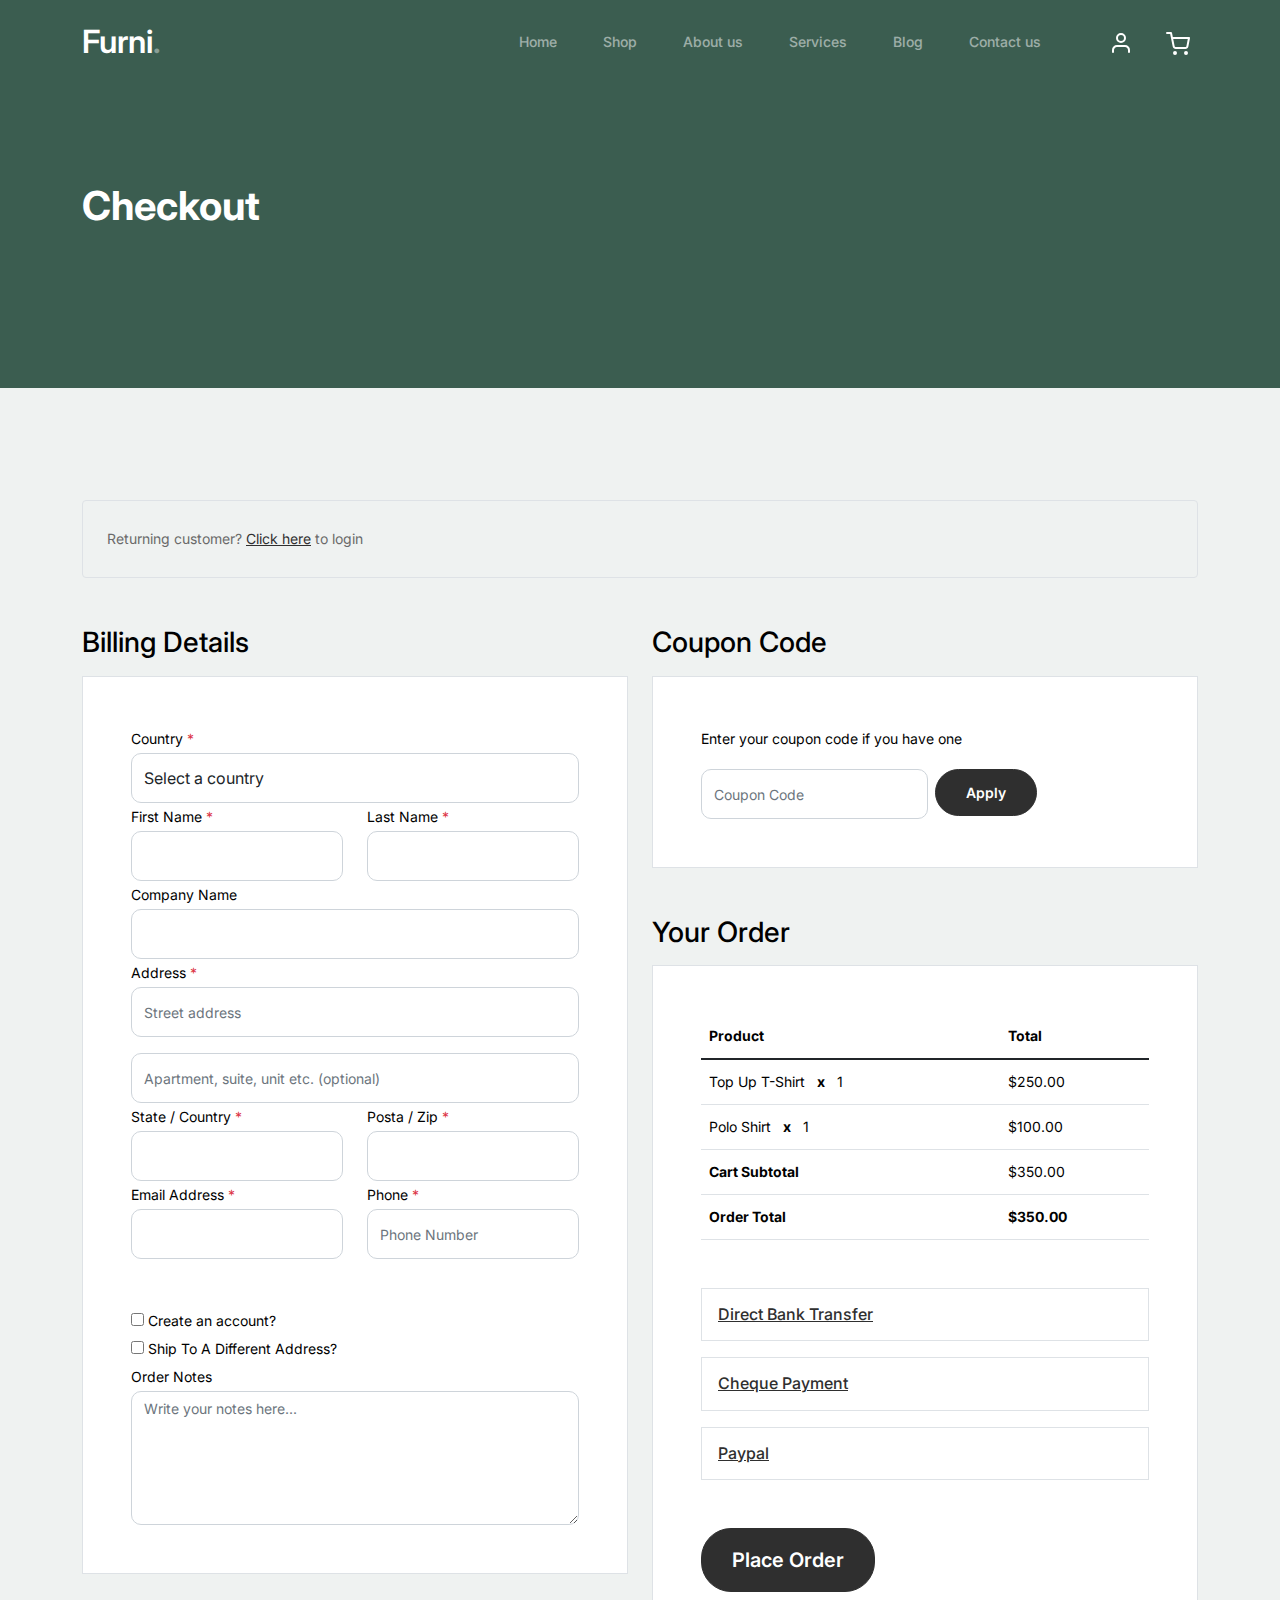
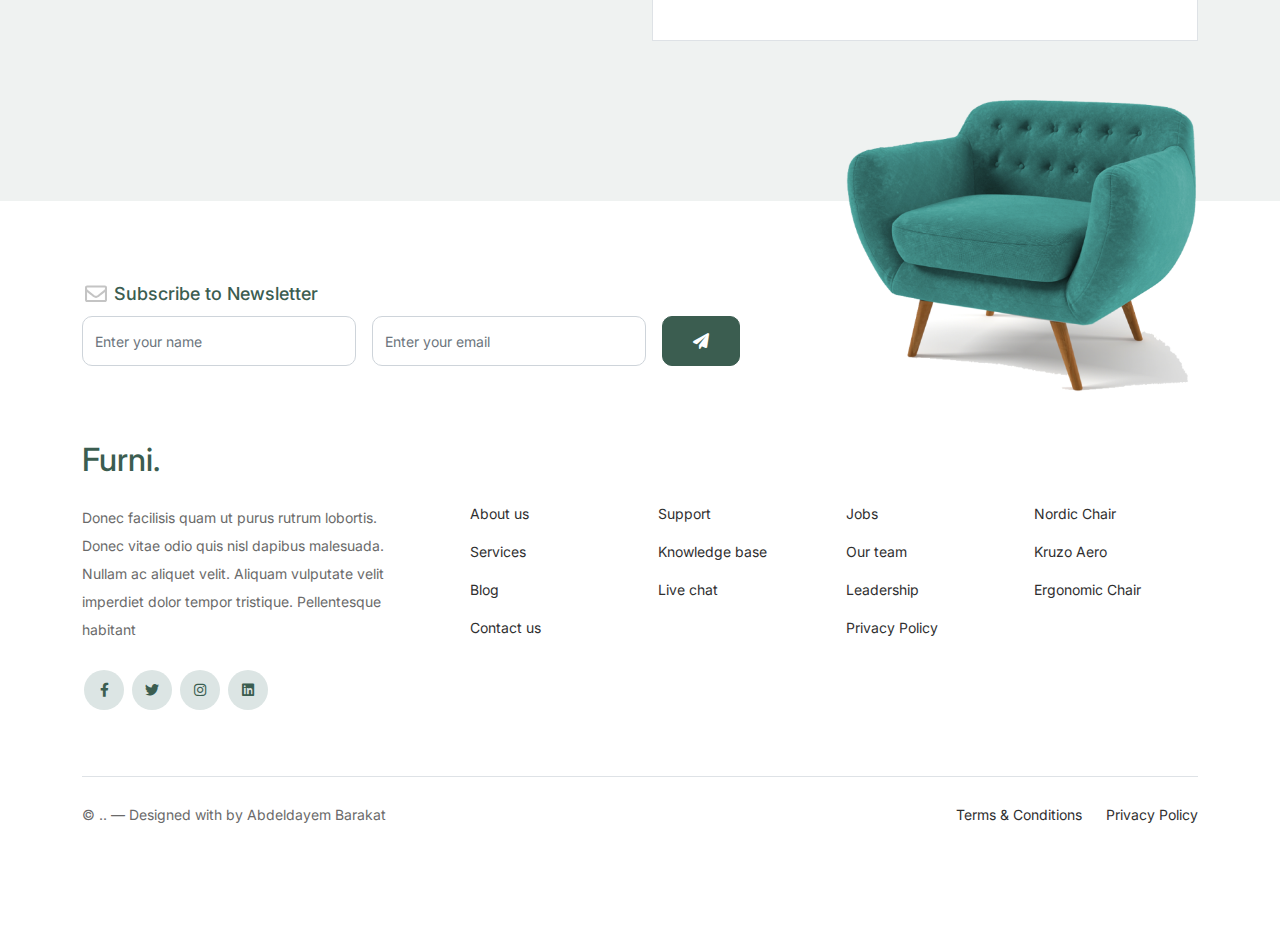
<file: checkout.html>
<!doctype html>
<html lang="en">
<head>
  <meta charset="utf-8">
  <meta name="viewport" content="width=device-width, initial-scale=1, shrink-to-fit=no">
  <meta name="description" content="" />
  <meta name="keywords" content="bootstrap, bootstrap4" />
  <link href="css/bootstrap.min.css" rel="stylesheet">
  <link href="https://cdnjs.cloudflare.com/ajax/libs/font-awesome/6.0.0-beta3/css/all.min.css" rel="stylesheet">
  <link href="css/style.css" rel="stylesheet">
  <title>Furni </title>
</head>
<body>
	<!-- Start Header/Navigation -->
	<nav class="custom-navbar navbar navbar navbar-expand-md navbar-dark bg-dark" arial-label="Furni navigation bar">
		<div class="container">
		<a class="navbar-brand" href="index.html">Furni<span>.</span></a>
		<button class="navbar-toggler" type="button" data-bs-toggle="collapse" data-bs-target="#navbarsFurni" aria-controls="navbarsFurni" aria-expanded="false" aria-label="Toggle navigation">
		<span class="navbar-toggler-icon"></span>
		</button>
		<div class="collapse navbar-collapse" id="navbarsFurni">
		<ul class="custom-navbar-nav navbar-nav ms-auto mb-2 mb-md-0">
		<li class="nav-item ">
		<a class="nav-link" href="index.html">Home</a>
		</li>
		<li><a class="nav-link" href="shop.html">Shop</a></li>
		<li><a class="nav-link" href="about.html">About us</a></li>
		<li><a class="nav-link" href="services.html">Services</a></li>
		<li><a class="nav-link" href="blog.html">Blog</a></li>
		<li><a class="nav-link" href="contact.html">Contact us</a></li>
		</ul>
		<ul class="custom-navbar-cta navbar-nav mb-2 mb-md-0 ms-5">
		<li><a class="nav-link" href="#"><img src="images/user.svg"></a></li>
		<li><a class="nav-link" href="cart.html"><img src="images/cart.svg"></a></li>
		</ul>
		</div>
		</div>
				
	</nav>
		<!-- End Header/Navigation -->

		<!-- Start Hero Section -->
	<div class="hero">
	<div class="container">
	<div class="row justify-content-between">
	<div class="col-lg-5">
	<div class="intro-excerpt">
	<h1>Checkout</h1>
	</div>
	</div>
	<div class="col-lg-7">	
	</div>
	</div>
	</div>
	</div>
		<!-- End Hero Section -->

		<div class="untree_co-section">
		    <div class="container">
		      <div class="row mb-5">
		        <div class="col-md-12">
		          <div class="border p-4 rounded" role="alert">
		            Returning customer? <a href="#">Click here</a> to login
		          </div>
		        </div>
		      </div>
		      <div class="row">
		        <div class="col-md-6 mb-5 mb-md-0">
		          <h2 class="h3 mb-3 text-black">Billing Details</h2>
		          <div class="p-3 p-lg-5 border bg-white">
		            <div class="form-group">
		              <label for="c_country" class="text-black">Country <span class="text-danger">*</span></label>
		              <select id="c_country" class="form-control">
		                <option value="1">Select a country</option>    
		                <option value="2">bangladesh</option>    
		                <option value="3">Algeria</option>    
		                <option value="4">Afghanistan</option>    
		                <option value="5">Ghana</option>    
		                <option value="6">Albania</option>    
		                <option value="7">Bahrain</option>    
		                <option value="8">Colombia</option>    
		                <option value="9">Dominican Republic</option>    
		              </select>
		            </div>
		            <div class="form-group row">
		              <div class="col-md-6">
		                <label for="c_fname" class="text-black">First Name <span class="text-danger">*</span></label>
		                <input type="text" class="form-control" id="c_fname" name="c_fname">
		              </div>
		              <div class="col-md-6">
		                <label for="c_lname" class="text-black">Last Name <span class="text-danger">*</span></label>
		                <input type="text" class="form-control" id="c_lname" name="c_lname">
		              </div>
		            </div>

		            <div class="form-group row">
		              <div class="col-md-12">
		                <label for="c_companyname" class="text-black">Company Name </label>
		                <input type="text" class="form-control" id="c_companyname" name="c_companyname">
		              </div>
		            </div>

		            <div class="form-group row">
		              <div class="col-md-12">
		                <label for="c_address" class="text-black">Address <span class="text-danger">*</span></label>
		                <input type="text" class="form-control" id="c_address" name="c_address" placeholder="Street address">
		              </div>
		            </div>

		            <div class="form-group mt-3">
		              <input type="text" class="form-control" placeholder="Apartment, suite, unit etc. (optional)">
		            </div>

		            <div class="form-group row">
		              <div class="col-md-6">
		                <label for="c_state_country" class="text-black">State / Country <span class="text-danger">*</span></label>
		                <input type="text" class="form-control" id="c_state_country" name="c_state_country">
		              </div>
		              <div class="col-md-6">
		                <label for="c_postal_zip" class="text-black">Posta / Zip <span class="text-danger">*</span></label>
		                <input type="text" class="form-control" id="c_postal_zip" name="c_postal_zip">
		              </div>
		            </div>

		            <div class="form-group row mb-5">
		              <div class="col-md-6">
		                <label for="c_email_address" class="text-black">Email Address <span class="text-danger">*</span></label>
		                <input type="text" class="form-control" id="c_email_address" name="c_email_address">
		              </div>
		              <div class="col-md-6">
		                <label for="c_phone" class="text-black">Phone <span class="text-danger">*</span></label>
		                <input type="text" class="form-control" id="c_phone" name="c_phone" placeholder="Phone Number">
		              </div>
		            </div>

		            <div class="form-group">
		              <label for="c_create_account" class="text-black" data-bs-toggle="collapse" href="#create_an_account" role="button" aria-expanded="false" aria-controls="create_an_account"><input type="checkbox" value="1" id="c_create_account"> Create an account?</label>
		              <div class="collapse" id="create_an_account">
		                <div class="py-2 mb-4">
		                  <p class="mb-3">Create an account by entering the information below. If you are a returning customer please login at the top of the page.</p>
		                  <div class="form-group">
		                    <label for="c_account_password" class="text-black">Account Password</label>
		                    <input type="email" class="form-control" id="c_account_password" name="c_account_password" placeholder="">
		                  </div>
		                </div>
		              </div>
		            </div>


		            <div class="form-group">
		              <label for="c_ship_different_address" class="text-black" data-bs-toggle="collapse" href="#ship_different_address" role="button" aria-expanded="false" aria-controls="ship_different_address"><input type="checkbox" value="1" id="c_ship_different_address"> Ship To A Different Address?</label>
		              <div class="collapse" id="ship_different_address">
		                <div class="py-2">

		                  <div class="form-group">
		                    <label for="c_diff_country" class="text-black">Country <span class="text-danger">*</span></label>
		                    <select id="c_diff_country" class="form-control">
		                      <option value="1">Select a country</option>    
		                      <option value="2">bangladesh</option>    
		                      <option value="3">Algeria</option>    
		                      <option value="4">Afghanistan</option>    
		                      <option value="5">Ghana</option>    
		                      <option value="6">Albania</option>    
		                      <option value="7">Bahrain</option>    
		                      <option value="8">Colombia</option>    
		                      <option value="9">Dominican Republic</option>    
		                    </select>
		                  </div>


		                  <div class="form-group row">
		                    <div class="col-md-6">
		                      <label for="c_diff_fname" class="text-black">First Name <span class="text-danger">*</span></label>
		                      <input type="text" class="form-control" id="c_diff_fname" name="c_diff_fname">
		                    </div>
		                    <div class="col-md-6">
		                      <label for="c_diff_lname" class="text-black">Last Name <span class="text-danger">*</span></label>
		                      <input type="text" class="form-control" id="c_diff_lname" name="c_diff_lname">
		                    </div>
		                  </div>

		                  <div class="form-group row">
		                    <div class="col-md-12">
		                      <label for="c_diff_companyname" class="text-black">Company Name </label>
		                      <input type="text" class="form-control" id="c_diff_companyname" name="c_diff_companyname">
		                    </div>
		                  </div>

		                  <div class="form-group row  mb-3">
		                    <div class="col-md-12">
		                      <label for="c_diff_address" class="text-black">Address <span class="text-danger">*</span></label>
		                      <input type="text" class="form-control" id="c_diff_address" name="c_diff_address" placeholder="Street address">
		                    </div>
		                  </div>

		                  <div class="form-group">
		                    <input type="text" class="form-control" placeholder="Apartment, suite, unit etc. (optional)">
		                  </div>

		                  <div class="form-group row">
		                    <div class="col-md-6">
		                      <label for="c_diff_state_country" class="text-black">State / Country <span class="text-danger">*</span></label>
		                      <input type="text" class="form-control" id="c_diff_state_country" name="c_diff_state_country">
		                    </div>
		                    <div class="col-md-6">
		                      <label for="c_diff_postal_zip" class="text-black">Posta / Zip <span class="text-danger">*</span></label>
		                      <input type="text" class="form-control" id="c_diff_postal_zip" name="c_diff_postal_zip">
		                    </div>
		                  </div>

		                  <div class="form-group row mb-5">
		                    <div class="col-md-6">
		                      <label for="c_diff_email_address" class="text-black">Email Address <span class="text-danger">*</span></label>
		                      <input type="text" class="form-control" id="c_diff_email_address" name="c_diff_email_address">
		                    </div>
		                    <div class="col-md-6">
		                      <label for="c_diff_phone" class="text-black">Phone <span class="text-danger">*</span></label>
		                      <input type="text" class="form-control" id="c_diff_phone" name="c_diff_phone" placeholder="Phone Number">
		                    </div>
		                  </div>

		                </div>

		              </div>
		            </div>

		            <div class="form-group">
		              <label for="c_order_notes" class="text-black">Order Notes</label>
		              <textarea name="c_order_notes" id="c_order_notes" cols="30" rows="5" class="form-control" placeholder="Write your notes here..."></textarea>
		            </div>

		          </div>
		        </div>
		        <div class="col-md-6">

		          <div class="row mb-5">
		            <div class="col-md-12">
		              <h2 class="h3 mb-3 text-black">Coupon Code</h2>
		              <div class="p-3 p-lg-5 border bg-white">

		                <label for="c_code" class="text-black mb-3">Enter your coupon code if you have one</label>
		                <div class="input-group w-75 couponcode-wrap">
		                  <input type="text" class="form-control me-2" id="c_code" placeholder="Coupon Code" aria-label="Coupon Code" aria-describedby="button-addon2">
		                  <div class="input-group-append">
		                    <button class="btn btn-black btn-sm" type="button" id="button-addon2">Apply</button>
		                  </div>
		                </div>

		              </div>
		            </div>
		          </div>

		          <div class="row mb-5">
		            <div class="col-md-12">
		              <h2 class="h3 mb-3 text-black">Your Order</h2>
		              <div class="p-3 p-lg-5 border bg-white">
		                <table class="table site-block-order-table mb-5">
		                  <thead>
		                    <th>Product</th>
		                    <th>Total</th>
		                  </thead>
		                  <tbody>
		                    <tr>
		                      <td>Top Up T-Shirt <strong class="mx-2">x</strong> 1</td>
		                      <td>$250.00</td>
		                    </tr>
		                    <tr>
		                      <td>Polo Shirt <strong class="mx-2">x</strong>   1</td>
		                      <td>$100.00</td>
		                    </tr>
		                    <tr>
		                      <td class="text-black font-weight-bold"><strong>Cart Subtotal</strong></td>
		                      <td class="text-black">$350.00</td>
		                    </tr>
		                    <tr>
		                      <td class="text-black font-weight-bold"><strong>Order Total</strong></td>
		                      <td class="text-black font-weight-bold"><strong>$350.00</strong></td>
		                    </tr>
		                  </tbody>
		                </table>

		                <div class="border p-3 mb-3">
		                  <h3 class="h6 mb-0"><a class="d-block" data-bs-toggle="collapse" href="#collapsebank" role="button" aria-expanded="false" aria-controls="collapsebank">Direct Bank Transfer</a></h3>

		                  <div class="collapse" id="collapsebank">
		                    <div class="py-2">
		                      <p class="mb-0">Make your payment directly into our bank account. Please use your Order ID as the payment reference. Your order won’t be shipped until the funds have cleared in our account.</p>
		                    </div>
		                  </div>
		                </div>

		                <div class="border p-3 mb-3">
		                  <h3 class="h6 mb-0"><a class="d-block" data-bs-toggle="collapse" href="#collapsecheque" role="button" aria-expanded="false" aria-controls="collapsecheque">Cheque Payment</a></h3>

		                  <div class="collapse" id="collapsecheque">
		                    <div class="py-2">
		                      <p class="mb-0">Make your payment directly into our bank account. Please use your Order ID as the payment reference. Your order won’t be shipped until the funds have cleared in our account.</p>
		                    </div>
		                  </div>
		                </div>

		                <div class="border p-3 mb-5">
		                  <h3 class="h6 mb-0"><a class="d-block" data-bs-toggle="collapse" href="#collapsepaypal" role="button" aria-expanded="false" aria-controls="collapsepaypal">Paypal</a></h3>

		                  <div class="collapse" id="collapsepaypal">
		                    <div class="py-2">
		                      <p class="mb-0">Make your payment directly into our bank account. Please use your Order ID as the payment reference. Your order won’t be shipped until the funds have cleared in our account.</p>
		                    </div>
		                  </div>
		                </div>

		                <div class="form-group">
		                  <button class="btn btn-black btn-lg py-3 btn-block" onclick="window.location='thankyou.html'">Place Order</button>
		                </div>

		              </div>
		            </div>
		          </div>

		        </div>
		      </div>
		      <!-- </form> -->
		    </div>
		  </div>

<!-- Start Footer Section -->
<footer class="footer-section">
	<div class="container relative">
	<div class="sofa-img">
	<img src="images/sofa.png" alt="Image" class="img-fluid">
	</div>
	<div class="row">
	<div class="col-lg-8">
	<div class="subscription-form">
	<h3 class="d-flex align-items-center"><span class="me-1"><img src="images/envelope-outline.svg" alt="Image" class="img-fluid"></span><span>Subscribe to Newsletter</span></h3>
	<form action="#" class="row g-3">
	<div class="col-auto">
	<input type="text" class="form-control" placeholder="Enter your name">
	</div>
	<div class="col-auto">
	<input type="email" class="form-control" placeholder="Enter your email">
	</div>
	<div class="col-auto">
	<button class="btn btn-primary">
	<span class="fa fa-paper-plane"></span>
	</button>
	</div>
	</form>
	</div>
	</div>
	</div>
	
	<div class="row g-5 mb-5">
	<div class="col-lg-4">
	<div class="mb-4 footer-logo-wrap"><a href="#" class="footer-logo">Furni<span>.</span></a></div>
	<p class="mb-4">Donec facilisis quam ut purus rutrum lobortis. Donec vitae odio quis nisl dapibus malesuada. Nullam ac aliquet velit. Aliquam vulputate velit imperdiet dolor tempor tristique. Pellentesque habitant</p>
	
	<ul class="list-unstyled custom-social">
		<li><a href="#"><span class="fa fa-brands fa-facebook-f"></span></a></li>
		<li><a href="#"><span class="fa fa-brands fa-twitter"></span></a></li>
		<li><a href="#"><span class="fa fa-brands fa-instagram"></span></a></li>
		<li><a href="#"><span class="fa fa-brands fa-linkedin"></span></a></li>
	</ul>
	</div>
	
	<div class="col-lg-8">
	<div class="row links-wrap">
	<div class="col-6 col-sm-6 col-md-3">
	<ul class="list-unstyled">
	  <li><a href="#">About us</a></li>
	  <li><a href="#">Services</a></li>
	  <li><a href="#">Blog</a></li>
	  <li><a href="#">Contact us</a></li>
	</ul>
	</div>
	
	<div class="col-6 col-sm-6 col-md-3">
	<ul class="list-unstyled">
		<li><a href="#">Support</a></li>
		<li><a href="#">Knowledge base</a></li>
		<li><a href="#">Live chat</a></li>
	</ul>
	</div>
	
	<div class="col-6 col-sm-6 col-md-3">
	 <ul class="list-unstyled">
		<li><a href="#">Jobs</a></li>
		<li><a href="#">Our team</a></li>
		<li><a href="#">Leadership</a></li>
		<li><a href="#">Privacy Policy</a></li>
	 </ul>
	</div>
	
	<div class="col-6 col-sm-6 col-md-3">
	<ul class="list-unstyled">
	<li><a href="#">Nordic Chair</a></li>
	<li><a href="#">Kruzo Aero</a></li>
	<li><a href="#">Ergonomic Chair</a></li>
	</ul>
	</div>
	</div>
	</div>
	</div>
	
	<div class="border-top copyright">
	<div class="row pt-4">
	<div class="col-lg-6">
	<p class="mb-2 text-center text-lg-start"> &copy;
	.. &mdash; Designed with by Abdeldayem Barakat </p>
	</div>
	
	<div class="col-lg-6 text-center text-lg-end">
	 <ul class="list-unstyled d-inline-flex ms-auto">
		<li class="me-4"><a href="#">Terms &amp; Conditions</a></li>
		<li><a href="#">Privacy Policy</a></li>
	</ul>
	</div>
	
	</div>
	</div>
	</div>
</footer>
<!-- End Footer Section -->	
<script src="js/bootstrap.bundle.min.js"></script>	
</body>
</html>
</file>
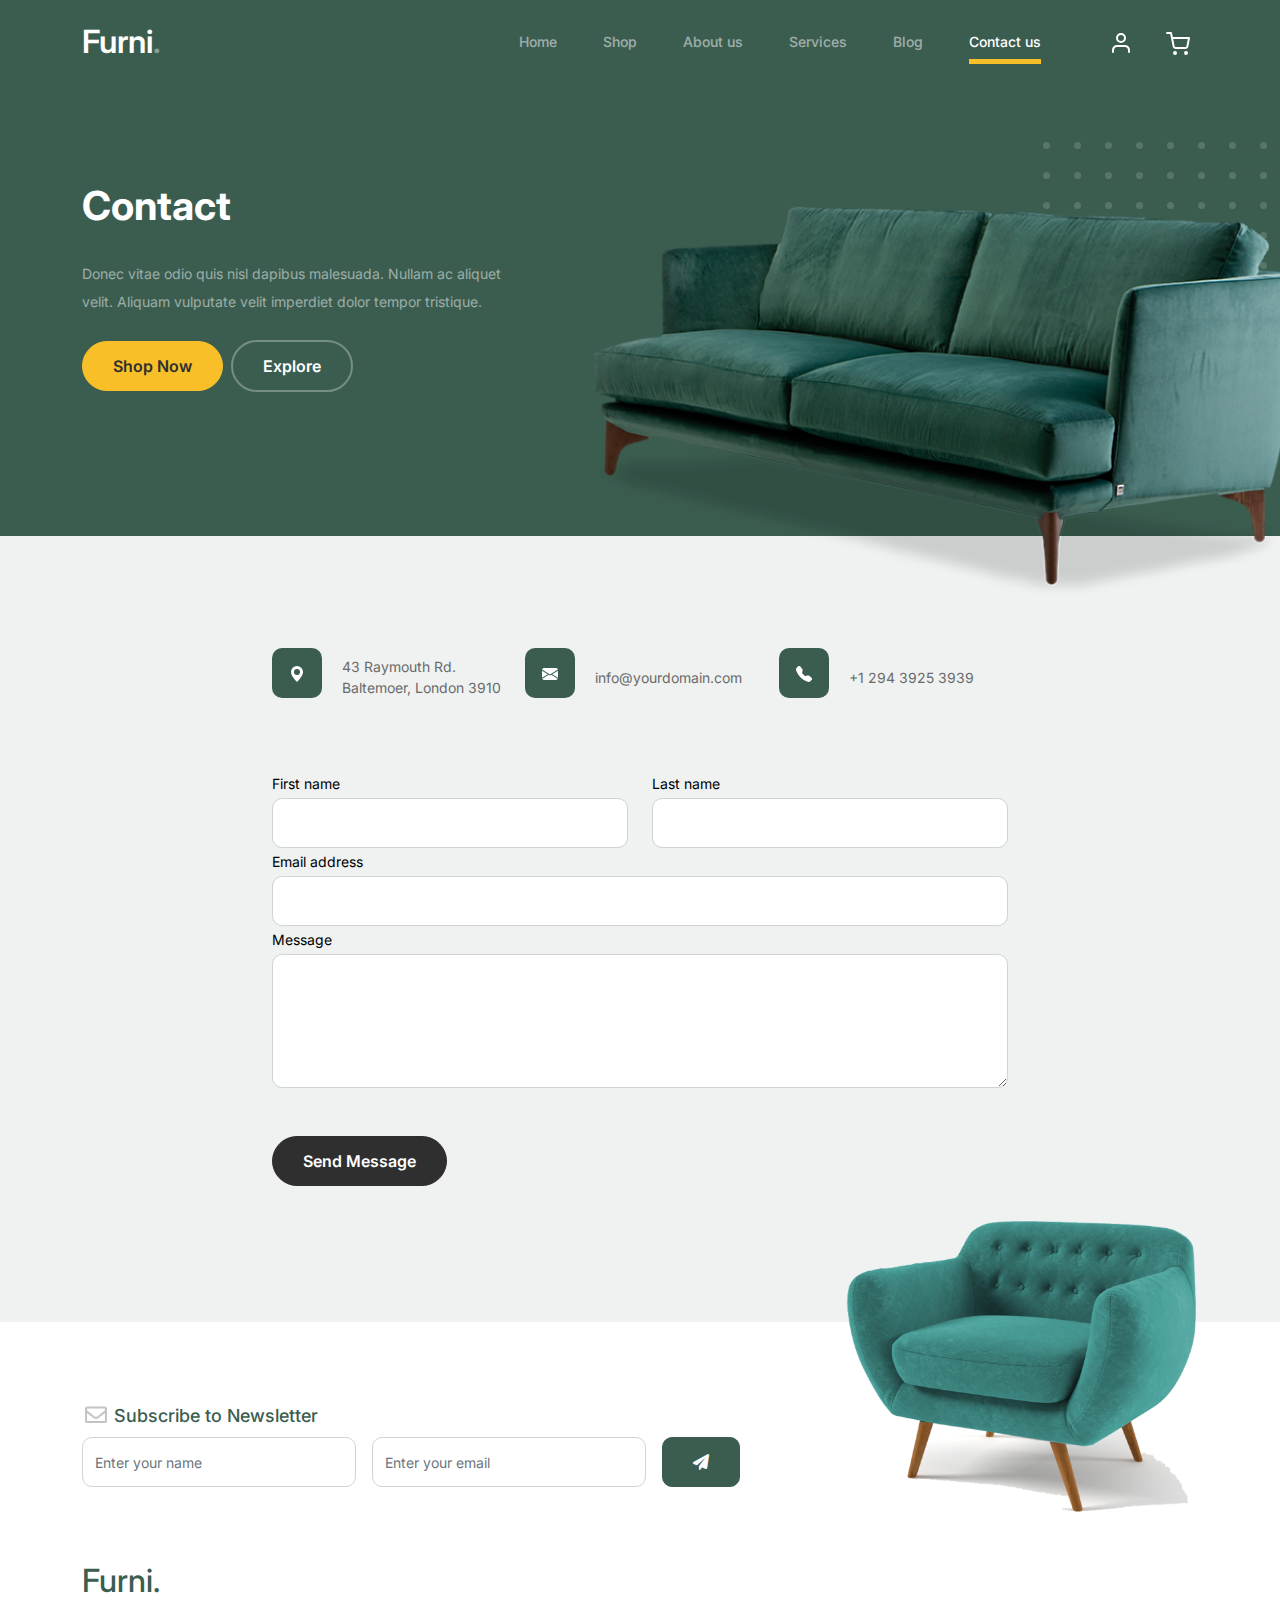
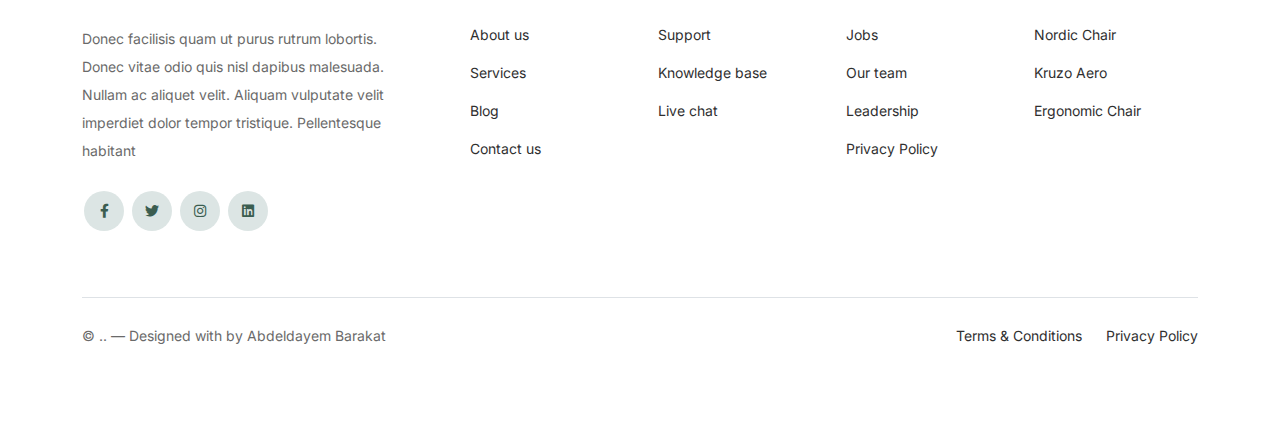
<file: contact.html>
<!doctype html>
<html lang="en">
<head>
  <meta charset="utf-8">
  <meta name="viewport" content="width=device-width, initial-scale=1, shrink-to-fit=no">
  <meta name="description" content="" />
  <meta name="keywords" content="bootstrap, bootstrap4" />
  <link href="css/bootstrap.min.css" rel="stylesheet">
  <link href="https://cdnjs.cloudflare.com/ajax/libs/font-awesome/6.0.0-beta3/css/all.min.css" rel="stylesheet">
  <link href="css/style.css" rel="stylesheet">
  <title>Furni </title>
	</head>

	<body>

		<!-- Start Header/Navigation -->
		<nav class="custom-navbar navbar navbar navbar-expand-md navbar-dark bg-dark" arial-label="Furni navigation bar">

			<div class="container">
				<a class="navbar-brand" href="index.html">Furni<span>.</span></a>

				<button class="navbar-toggler" type="button" data-bs-toggle="collapse" data-bs-target="#navbarsFurni" aria-controls="navbarsFurni" aria-expanded="false" aria-label="Toggle navigation">
					<span class="navbar-toggler-icon"></span>
				</button>

				<div class="collapse navbar-collapse" id="navbarsFurni">
					<ul class="custom-navbar-nav navbar-nav ms-auto mb-2 mb-md-0">
						<li class="nav-item">
							<a class="nav-link" href="index.html">Home</a>
						</li>
						<li><a class="nav-link" href="shop.html">Shop</a></li>
						<li><a class="nav-link" href="about.html">About us</a></li>
						<li><a class="nav-link" href="services.html">Services</a></li>
						<li><a class="nav-link" href="blog.html">Blog</a></li>
						<li class="active"><a class="nav-link" href="contact.html">Contact us</a></li>
					</ul>

					<ul class="custom-navbar-cta navbar-nav mb-2 mb-md-0 ms-5">
						<li><a class="nav-link" href="#"><img src="images/user.svg"></a></li>
						<li><a class="nav-link" href="cart.html"><img src="images/cart.svg"></a></li>
					</ul>
				</div>
			</div>
				
		</nav>
		<!-- End Header/Navigation -->

		<!-- Start Hero Section -->
			<div class="hero">
				<div class="container">
					<div class="row justify-content-between">
						<div class="col-lg-5">
							<div class="intro-excerpt">
								<h1>Contact</h1>
								<p class="mb-4">Donec vitae odio quis nisl dapibus malesuada. Nullam ac aliquet velit. Aliquam vulputate velit imperdiet dolor tempor tristique.</p>
								<p><a href="" class="btn btn-secondary me-2">Shop Now</a><a href="#" class="btn btn-white-outline">Explore</a></p>
							</div>
						</div>
						<div class="col-lg-7">
							<div class="hero-img-wrap">
								<img src="images/couch.png" class="img-fluid">
							</div>
						</div>
					</div>
				</div>
			</div>
		<!-- End Hero Section -->

		
		<!-- Start Contact Form -->
		<div class="untree_co-section">
      <div class="container">

        <div class="block">
          <div class="row justify-content-center">


            <div class="col-md-8 col-lg-8 pb-4">


              <div class="row mb-5">
                <div class="col-lg-4">
                  <div  class="service no-shadow align-items-center link horizontal d-flex active" data-aos="fade-left" data-aos-delay="0">
                    <div class="service-icon color-1 mb-4">
                      <svg xmlns="http://www.w3.org/2000/svg" width="16" height="16" fill="currentColor" class="bi bi-geo-alt-fill" viewBox="0 0 16 16">
                        <path d="M8 16s6-5.686 6-10A6 6 0 0 0 2 6c0 4.314 6 10 6 10zm0-7a3 3 0 1 1 0-6 3 3 0 0 1 0 6z"/>
                      </svg>
                    </div> <!-- /.icon -->
                    <div class="service-contents">
                      <p>43 Raymouth Rd. Baltemoer, London 3910</p>
                    </div> <!-- /.service-contents-->
                  </div> <!-- /.service -->
                </div>

                <div class="col-lg-4">
                  <div  class="service no-shadow align-items-center link horizontal d-flex active" data-aos="fade-left" data-aos-delay="0">
                    <div class="service-icon color-1 mb-4">
                      <svg xmlns="http://www.w3.org/2000/svg" width="16" height="16" fill="currentColor" class="bi bi-envelope-fill" viewBox="0 0 16 16">
                        <path d="M.05 3.555A2 2 0 0 1 2 2h12a2 2 0 0 1 1.95 1.555L8 8.414.05 3.555zM0 4.697v7.104l5.803-3.558L0 4.697zM6.761 8.83l-6.57 4.027A2 2 0 0 0 2 14h12a2 2 0 0 0 1.808-1.144l-6.57-4.027L8 9.586l-1.239-.757zm3.436-.586L16 11.801V4.697l-5.803 3.546z"/>
                      </svg>
                    </div> <!-- /.icon -->
                    <div class="service-contents">
                      <p>info@yourdomain.com</p>
                    </div> <!-- /.service-contents-->
                  </div> <!-- /.service -->
                </div>

                <div class="col-lg-4">
                  <div  class="service no-shadow align-items-center link horizontal d-flex active" data-aos="fade-left" data-aos-delay="0">
                    <div class="service-icon color-1 mb-4">
                      <svg xmlns="http://www.w3.org/2000/svg" width="16" height="16" fill="currentColor" class="bi bi-telephone-fill" viewBox="0 0 16 16">
                        <path fill-rule="evenodd" d="M1.885.511a1.745 1.745 0 0 1 2.61.163L6.29 2.98c.329.423.445.974.315 1.494l-.547 2.19a.678.678 0 0 0 .178.643l2.457 2.457a.678.678 0 0 0 .644.178l2.189-.547a1.745 1.745 0 0 1 1.494.315l2.306 1.794c.829.645.905 1.87.163 2.611l-1.034 1.034c-.74.74-1.846 1.065-2.877.702a18.634 18.634 0 0 1-7.01-4.42 18.634 18.634 0 0 1-4.42-7.009c-.362-1.03-.037-2.137.703-2.877L1.885.511z"/>
                      </svg>
                    </div> <!-- /.icon -->
                    <div class="service-contents">
                      <p>+1 294 3925 3939</p>
                    </div> <!-- /.service-contents-->
                  </div> <!-- /.service -->
                </div>
              </div>

              <form>
                <div class="row">
                  <div class="col-6">
                    <div class="form-group">
                      <label class="text-black" for="fname">First name</label>
                      <input type="text" class="form-control" id="fname">
                    </div>
                  </div>
                  <div class="col-6">
                    <div class="form-group">
                      <label class="text-black" for="lname">Last name</label>
                      <input type="text" class="form-control" id="lname">
                    </div>
                  </div>
                </div>
                <div class="form-group">
                  <label class="text-black" for="email">Email address</label>
                  <input type="email" class="form-control" id="email">
                </div>

                <div class="form-group mb-5">
                  <label class="text-black" for="message">Message</label>
                  <textarea name="" class="form-control" id="message" cols="30" rows="5"></textarea>
                </div>

                <button type="submit" class="btn btn-primary-hover-outline">Send Message</button>
              </form>

            </div>

          </div>

        </div>

      </div>


    </div>
  </div>

  <!-- End Contact Form -->

		

<!-- Start Footer Section -->
<footer class="footer-section">
	<div class="container relative">
	<div class="sofa-img">
	<img src="images/sofa.png" alt="Image" class="img-fluid">
	</div>
	<div class="row">
	<div class="col-lg-8">
	<div class="subscription-form">
	<h3 class="d-flex align-items-center"><span class="me-1"><img src="images/envelope-outline.svg" alt="Image" class="img-fluid"></span><span>Subscribe to Newsletter</span></h3>
	<form action="#" class="row g-3">
	<div class="col-auto">
	<input type="text" class="form-control" placeholder="Enter your name">
	</div>
	<div class="col-auto">
	<input type="email" class="form-control" placeholder="Enter your email">
	</div>
	<div class="col-auto">
	<button class="btn btn-primary">
	<span class="fa fa-paper-plane"></span>
	</button>
	</div>
	</form>
	</div>
	</div>
	</div>
	
	<div class="row g-5 mb-5">
	<div class="col-lg-4">
	<div class="mb-4 footer-logo-wrap"><a href="#" class="footer-logo">Furni<span>.</span></a></div>
	<p class="mb-4">Donec facilisis quam ut purus rutrum lobortis. Donec vitae odio quis nisl dapibus malesuada. Nullam ac aliquet velit. Aliquam vulputate velit imperdiet dolor tempor tristique. Pellentesque habitant</p>
	
	<ul class="list-unstyled custom-social">
		<li><a href="#"><span class="fa fa-brands fa-facebook-f"></span></a></li>
		<li><a href="#"><span class="fa fa-brands fa-twitter"></span></a></li>
		<li><a href="#"><span class="fa fa-brands fa-instagram"></span></a></li>
		<li><a href="#"><span class="fa fa-brands fa-linkedin"></span></a></li>
	</ul>
	</div>
	
	<div class="col-lg-8">
	<div class="row links-wrap">
	<div class="col-6 col-sm-6 col-md-3">
	<ul class="list-unstyled">
	  <li><a href="#">About us</a></li>
	  <li><a href="#">Services</a></li>
	  <li><a href="#">Blog</a></li>
	  <li><a href="#">Contact us</a></li>
	</ul>
	</div>
	
	<div class="col-6 col-sm-6 col-md-3">
	<ul class="list-unstyled">
		<li><a href="#">Support</a></li>
		<li><a href="#">Knowledge base</a></li>
		<li><a href="#">Live chat</a></li>
	</ul>
	</div>
	
	<div class="col-6 col-sm-6 col-md-3">
	 <ul class="list-unstyled">
		<li><a href="#">Jobs</a></li>
		<li><a href="#">Our team</a></li>
		<li><a href="#">Leadership</a></li>
		<li><a href="#">Privacy Policy</a></li>
	 </ul>
	</div>
	
	<div class="col-6 col-sm-6 col-md-3">
	<ul class="list-unstyled">
	<li><a href="#">Nordic Chair</a></li>
	<li><a href="#">Kruzo Aero</a></li>
	<li><a href="#">Ergonomic Chair</a></li>
	</ul>
	</div>
	</div>
	</div>
	</div>
	
	<div class="border-top copyright">
	<div class="row pt-4">
	<div class="col-lg-6">
	<p class="mb-2 text-center text-lg-start"> &copy;
	.. &mdash; Designed with by Abdeldayem Barakat </p>
	</div>
	
	<div class="col-lg-6 text-center text-lg-end">
	 <ul class="list-unstyled d-inline-flex ms-auto">
		<li class="me-4"><a href="#">Terms &amp; Conditions</a></li>
		<li><a href="#">Privacy Policy</a></li>
	</ul>
	</div>
	
	</div>
	</div>
	</div>
	</footer>		
<!-- End Footer Section -->	
<script src="js/bootstrap.bundle.min.js"></script>
</body>

</html>
</file>
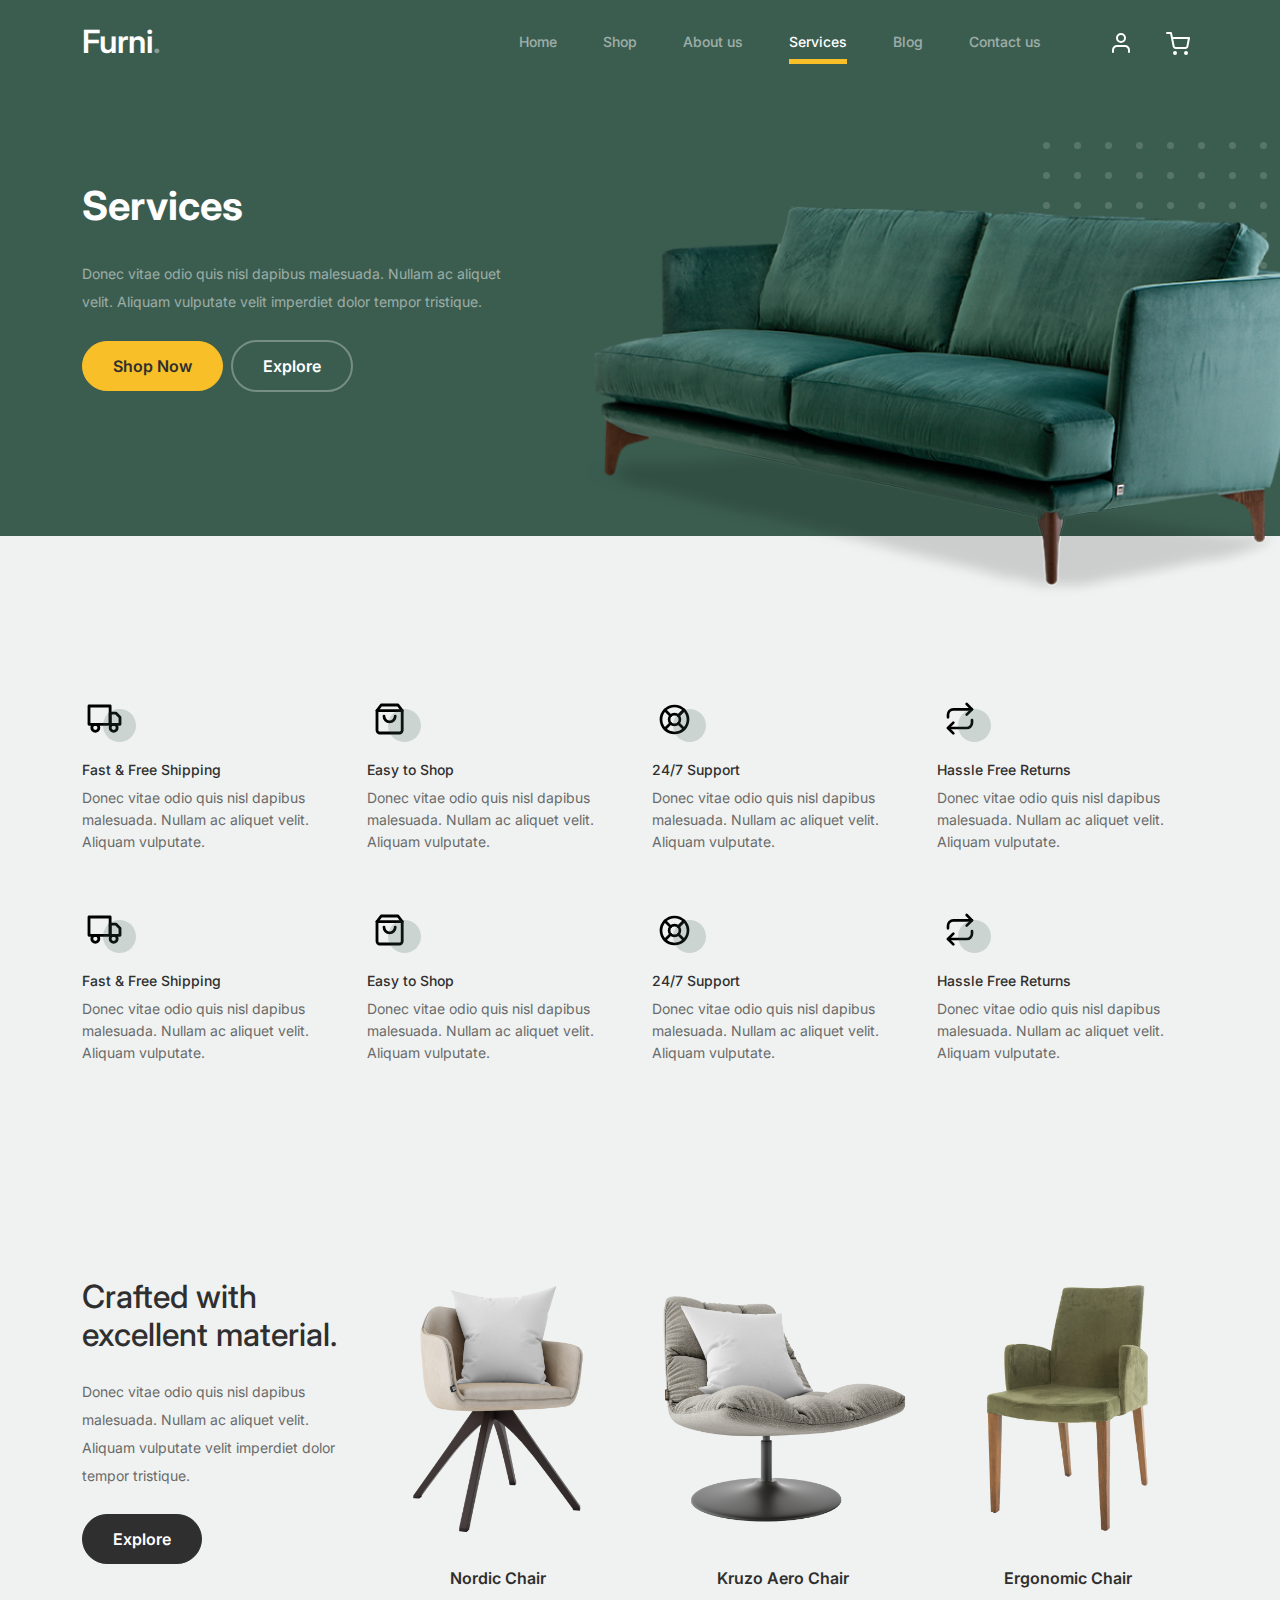
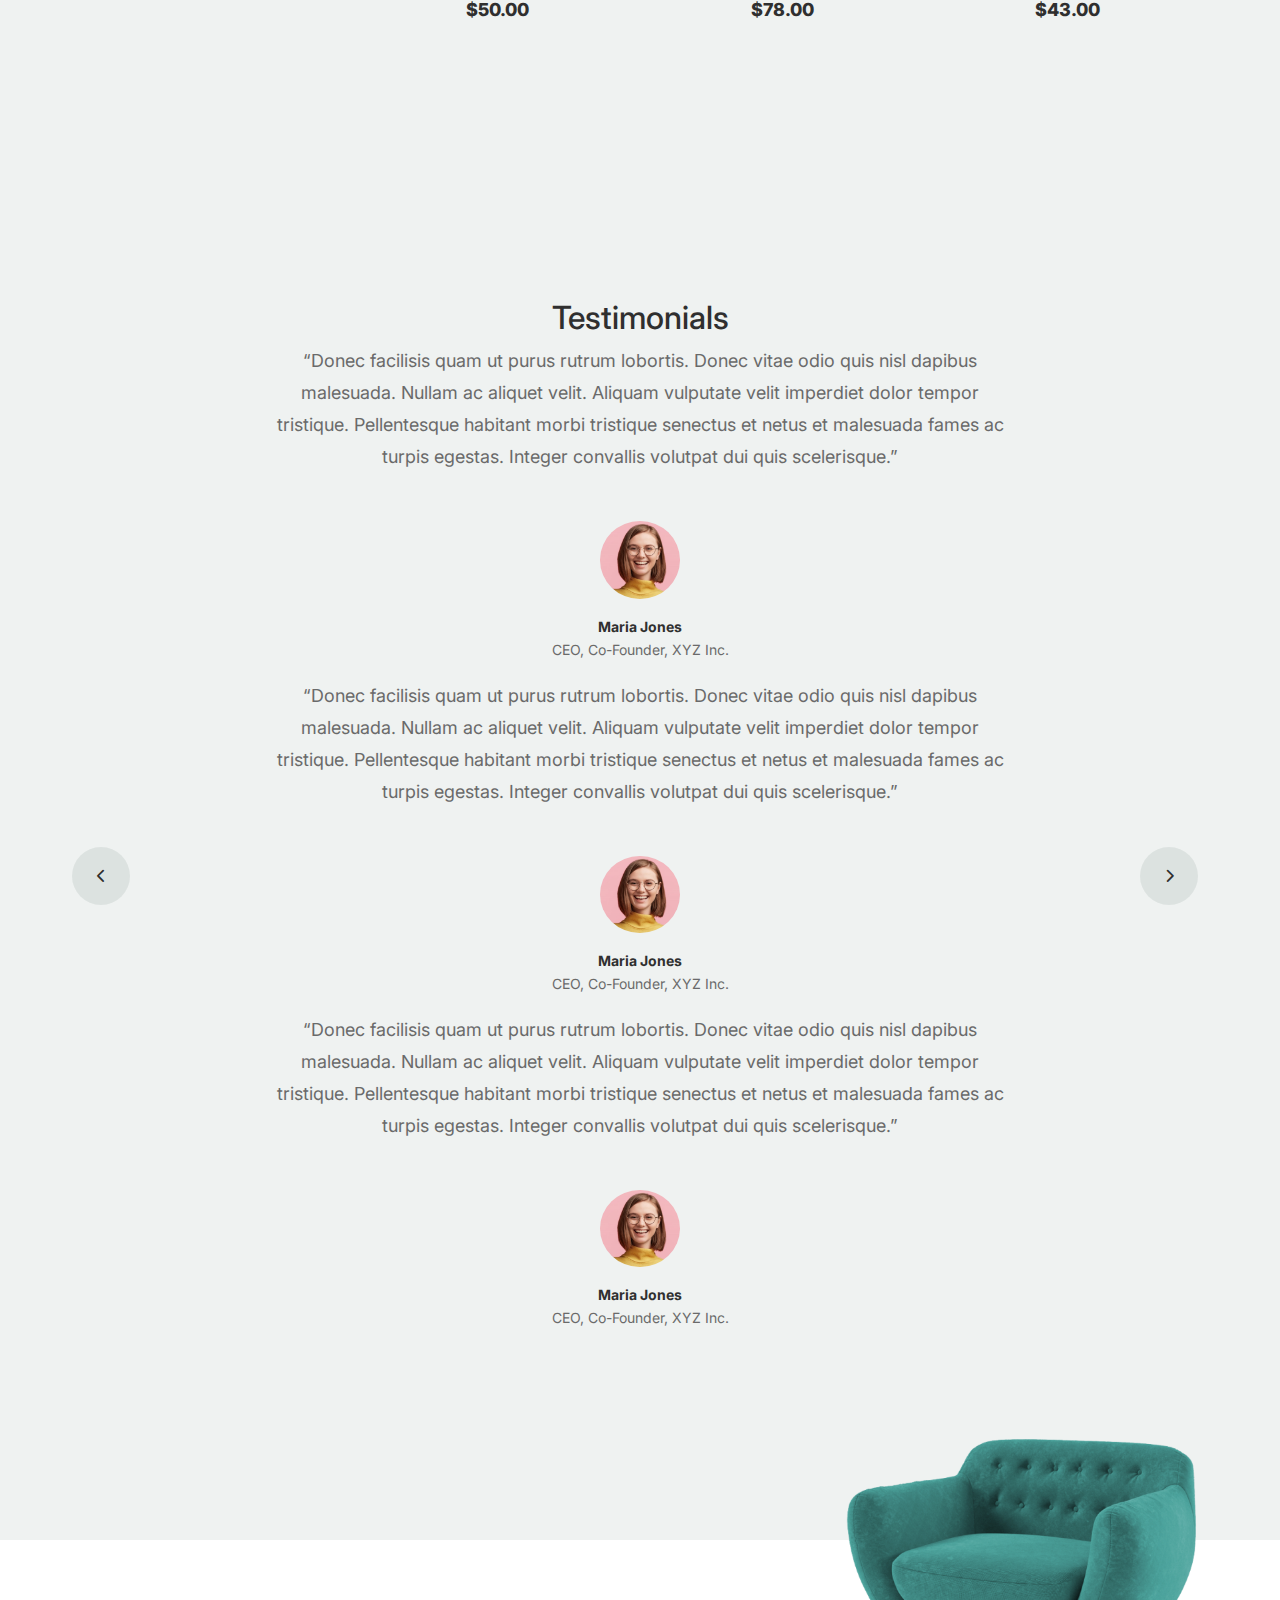
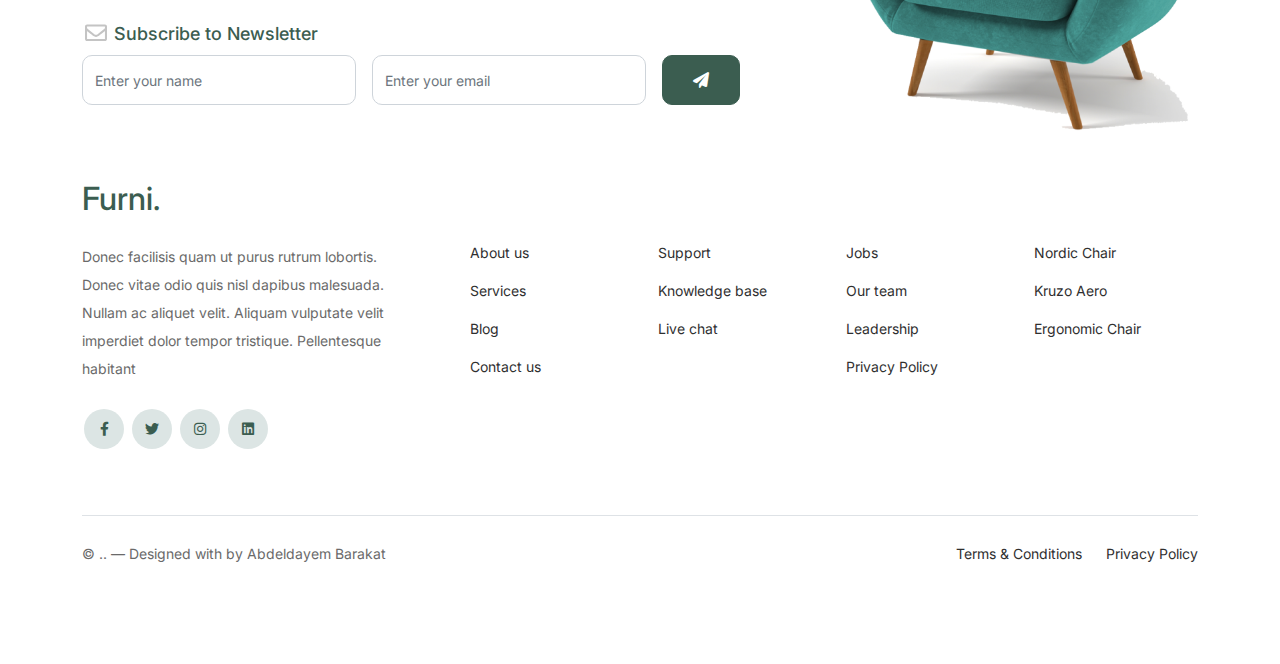
<file: services.html>
<!doctype html>
<html lang="en">
<head>
  <meta charset="utf-8">
  <meta name="viewport" content="width=device-width, initial-scale=1, shrink-to-fit=no">
  <meta name="description" content="" />
  <meta name="keywords" content="bootstrap, bootstrap4" />
  <link href="css/bootstrap.min.css" rel="stylesheet">
  <link href="https://cdnjs.cloudflare.com/ajax/libs/font-awesome/6.0.0-beta3/css/all.min.css" rel="stylesheet">
  <link href="css/style.css" rel="stylesheet">
  <title>Furni </title>
	</head>

	<body>

		<!-- Start Header/Navigation -->
		<nav class="custom-navbar navbar navbar navbar-expand-md navbar-dark bg-dark" arial-label="Furni navigation bar">

			<div class="container">
				<a class="navbar-brand" href="index.html">Furni<span>.</span></a>

				<button class="navbar-toggler" type="button" data-bs-toggle="collapse" data-bs-target="#navbarsFurni" aria-controls="navbarsFurni" aria-expanded="false" aria-label="Toggle navigation">
					<span class="navbar-toggler-icon"></span>
				</button>

				<div class="collapse navbar-collapse" id="navbarsFurni">
					<ul class="custom-navbar-nav navbar-nav ms-auto mb-2 mb-md-0">
						<li class="nav-item">
							<a class="nav-link" href="index.html">Home</a>
						</li>
						<li><a class="nav-link" href="shop.html">Shop</a></li>
						<li><a class="nav-link" href="about.html">About us</a></li>
						<li class="active"><a class="nav-link" href="services.html">Services</a></li>
						<li><a class="nav-link" href="blog.html">Blog</a></li>
						<li><a class="nav-link" href="contact.html">Contact us</a></li>
					</ul>

					<ul class="custom-navbar-cta navbar-nav mb-2 mb-md-0 ms-5">
						<li><a class="nav-link" href="#"><img src="images/user.svg"></a></li>
						<li><a class="nav-link" href="cart.html"><img src="images/cart.svg"></a></li>
					</ul>
				</div>
			</div>
				
		</nav>
		<!-- End Header/Navigation -->

		<!-- Start Hero Section -->
			<div class="hero">
				<div class="container">
					<div class="row justify-content-between">
						<div class="col-lg-5">
							<div class="intro-excerpt">
								<h1>Services</h1>
								<p class="mb-4">Donec vitae odio quis nisl dapibus malesuada. Nullam ac aliquet velit. Aliquam vulputate velit imperdiet dolor tempor tristique.</p>
								<p><a href="" class="btn btn-secondary me-2">Shop Now</a><a href="#" class="btn btn-white-outline">Explore</a></p>
							</div>
						</div>
						<div class="col-lg-7">
							<div class="hero-img-wrap">
								<img src="images/couch.png" class="img-fluid">
							</div>
						</div>
					</div>
				</div>
			</div>
		<!-- End Hero Section -->

		

		<!-- Start Why Choose Us Section -->
		<div class="why-choose-section">
			<div class="container">
				
				
				<div class="row my-5">
					<div class="col-6 col-md-6 col-lg-3 mb-4">
						<div class="feature">
							<div class="icon">
								<img src="images/truck.svg" alt="Image" class="imf-fluid">
							</div>
							<h3>Fast &amp; Free Shipping</h3>
							<p>Donec vitae odio quis nisl dapibus malesuada. Nullam ac aliquet velit. Aliquam vulputate.</p>
						</div>
					</div>

					<div class="col-6 col-md-6 col-lg-3 mb-4">
						<div class="feature">
							<div class="icon">
								<img src="images/bag.svg" alt="Image" class="imf-fluid">
							</div>
							<h3>Easy to Shop</h3>
							<p>Donec vitae odio quis nisl dapibus malesuada. Nullam ac aliquet velit. Aliquam vulputate.</p>
						</div>
					</div>

					<div class="col-6 col-md-6 col-lg-3 mb-4">
						<div class="feature">
							<div class="icon">
								<img src="images/support.svg" alt="Image" class="imf-fluid">
							</div>
							<h3>24/7 Support</h3>
							<p>Donec vitae odio quis nisl dapibus malesuada. Nullam ac aliquet velit. Aliquam vulputate.</p>
						</div>
					</div>

					<div class="col-6 col-md-6 col-lg-3 mb-4">
						<div class="feature">
							<div class="icon">
								<img src="images/return.svg" alt="Image" class="imf-fluid">
							</div>
							<h3>Hassle Free Returns</h3>
							<p>Donec vitae odio quis nisl dapibus malesuada. Nullam ac aliquet velit. Aliquam vulputate.</p>
						</div>
					</div>

					<div class="col-6 col-md-6 col-lg-3 mb-4">
						<div class="feature">
							<div class="icon">
								<img src="images/truck.svg" alt="Image" class="imf-fluid">
							</div>
							<h3>Fast &amp; Free Shipping</h3>
							<p>Donec vitae odio quis nisl dapibus malesuada. Nullam ac aliquet velit. Aliquam vulputate.</p>
						</div>
					</div>

					<div class="col-6 col-md-6 col-lg-3 mb-4">
						<div class="feature">
							<div class="icon">
								<img src="images/bag.svg" alt="Image" class="imf-fluid">
							</div>
							<h3>Easy to Shop</h3>
							<p>Donec vitae odio quis nisl dapibus malesuada. Nullam ac aliquet velit. Aliquam vulputate.</p>
						</div>
					</div>

					<div class="col-6 col-md-6 col-lg-3 mb-4">
						<div class="feature">
							<div class="icon">
								<img src="images/support.svg" alt="Image" class="imf-fluid">
							</div>
							<h3>24/7 Support</h3>
							<p>Donec vitae odio quis nisl dapibus malesuada. Nullam ac aliquet velit. Aliquam vulputate.</p>
						</div>
					</div>

					<div class="col-6 col-md-6 col-lg-3 mb-4">
						<div class="feature">
							<div class="icon">
								<img src="images/return.svg" alt="Image" class="imf-fluid">
							</div>
							<h3>Hassle Free Returns</h3>
							<p>Donec vitae odio quis nisl dapibus malesuada. Nullam ac aliquet velit. Aliquam vulputate.</p>
						</div>
					</div>

				</div>
			
			</div>
		</div>
		<!-- End Why Choose Us Section -->

		<!-- Start Product Section -->
		<div class="product-section pt-0">
			<div class="container">
				<div class="row">

					<!-- Start Column 1 -->
					<div class="col-md-12 col-lg-3 mb-5 mb-lg-0">
						<h2 class="mb-4 section-title">Crafted with excellent material.</h2>
						<p class="mb-4">Donec vitae odio quis nisl dapibus malesuada. Nullam ac aliquet velit. Aliquam vulputate velit imperdiet dolor tempor tristique. </p>
						<p><a href="#" class="btn">Explore</a></p>
					</div> 
					<!-- End Column 1 -->

					<!-- Start Column 2 -->
					<div class="col-12 col-md-4 col-lg-3 mb-5 mb-md-0">
						<a class="product-item" href="#">
							<img src="images/product-1.png" class="img-fluid product-thumbnail">
							<h3 class="product-title">Nordic Chair</h3>
							<strong class="product-price">$50.00</strong>

							<span class="icon-cross">
								<img src="images/cross.svg" class="img-fluid">
							</span>
						</a>
					</div> 
					<!-- End Column 2 -->

					<!-- Start Column 3 -->
					<div class="col-12 col-md-4 col-lg-3 mb-5 mb-md-0">
						<a class="product-item" href="#">
							<img src="images/product-2.png" class="img-fluid product-thumbnail">
							<h3 class="product-title">Kruzo Aero Chair</h3>
							<strong class="product-price">$78.00</strong>

							<span class="icon-cross">
								<img src="images/cross.svg" class="img-fluid">
							</span>
						</a>
					</div>
					<!-- End Column 3 -->

					<!-- Start Column 4 -->
					<div class="col-12 col-md-4 col-lg-3 mb-5 mb-md-0">
						<a class="product-item" href="#">
							<img src="images/product-3.png" class="img-fluid product-thumbnail">
							<h3 class="product-title">Ergonomic Chair</h3>
							<strong class="product-price">$43.00</strong>

							<span class="icon-cross">
								<img src="images/cross.svg" class="img-fluid">
							</span>
						</a>
					</div>
					<!-- End Column 4 -->

				</div>
			</div>
		</div>
		<!-- End Product Section -->

		

		<!-- Start Testimonial Slider -->
		<div class="testimonial-section before-footer-section">
			<div class="container">
				<div class="row">
					<div class="col-lg-7 mx-auto text-center">
						<h2 class="section-title">Testimonials</h2>
					</div>
				</div>

				<div class="row justify-content-center">
					<div class="col-lg-12">
						<div class="testimonial-slider-wrap text-center">

							<div id="testimonial-nav">
								<span class="prev" data-controls="prev"><span class="fa fa-chevron-left"></span></span>
								<span class="next" data-controls="next"><span class="fa fa-chevron-right"></span></span>
							</div>

							<div class="testimonial-slider">
								
								<div class="item">
									<div class="row justify-content-center">
										<div class="col-lg-8 mx-auto">

											<div class="testimonial-block text-center">
												<blockquote class="mb-5">
													<p>&ldquo;Donec facilisis quam ut purus rutrum lobortis. Donec vitae odio quis nisl dapibus malesuada. Nullam ac aliquet velit. Aliquam vulputate velit imperdiet dolor tempor tristique. Pellentesque habitant morbi tristique senectus et netus et malesuada fames ac turpis egestas. Integer convallis volutpat dui quis scelerisque.&rdquo;</p>
												</blockquote>

												<div class="author-info">
													<div class="author-pic">
														<img src="images/person-1.png" alt="Maria Jones" class="img-fluid">
													</div>
													<h3 class="font-weight-bold">Maria Jones</h3>
													<span class="position d-block mb-3">CEO, Co-Founder, XYZ Inc.</span>
												</div>
											</div>

										</div>
									</div>
								</div> 
								<!-- END item -->

								<div class="item">
									<div class="row justify-content-center">
										<div class="col-lg-8 mx-auto">

											<div class="testimonial-block text-center">
												<blockquote class="mb-5">
													<p>&ldquo;Donec facilisis quam ut purus rutrum lobortis. Donec vitae odio quis nisl dapibus malesuada. Nullam ac aliquet velit. Aliquam vulputate velit imperdiet dolor tempor tristique. Pellentesque habitant morbi tristique senectus et netus et malesuada fames ac turpis egestas. Integer convallis volutpat dui quis scelerisque.&rdquo;</p>
												</blockquote>

												<div class="author-info">
													<div class="author-pic">
														<img src="images/person-1.png" alt="Maria Jones" class="img-fluid">
													</div>
													<h3 class="font-weight-bold">Maria Jones</h3>
													<span class="position d-block mb-3">CEO, Co-Founder, XYZ Inc.</span>
												</div>
											</div>

										</div>
									</div>
								</div> 
								<!-- END item -->

								<div class="item">
									<div class="row justify-content-center">
										<div class="col-lg-8 mx-auto">

											<div class="testimonial-block text-center">
												<blockquote class="mb-5">
													<p>&ldquo;Donec facilisis quam ut purus rutrum lobortis. Donec vitae odio quis nisl dapibus malesuada. Nullam ac aliquet velit. Aliquam vulputate velit imperdiet dolor tempor tristique. Pellentesque habitant morbi tristique senectus et netus et malesuada fames ac turpis egestas. Integer convallis volutpat dui quis scelerisque.&rdquo;</p>
												</blockquote>

												<div class="author-info">
													<div class="author-pic">
														<img src="images/person-1.png" alt="Maria Jones" class="img-fluid">
													</div>
													<h3 class="font-weight-bold">Maria Jones</h3>
													<span class="position d-block mb-3">CEO, Co-Founder, XYZ Inc.</span>
												</div>
											</div>

										</div>
									</div>
								</div> 
								<!-- END item -->

							</div>

						</div>
					</div>
				</div>
			</div>
		</div>
		<!-- End Testimonial Slider -->

		

<!-- Start Footer Section -->
<footer class="footer-section">
	<div class="container relative">
	<div class="sofa-img">
	<img src="images/sofa.png" alt="Image" class="img-fluid">
	</div>
	<div class="row">
	<div class="col-lg-8">
	<div class="subscription-form">
	<h3 class="d-flex align-items-center"><span class="me-1"><img src="images/envelope-outline.svg" alt="Image" class="img-fluid"></span><span>Subscribe to Newsletter</span></h3>
	<form action="#" class="row g-3">
	<div class="col-auto">
	<input type="text" class="form-control" placeholder="Enter your name">
	</div>
	<div class="col-auto">
	<input type="email" class="form-control" placeholder="Enter your email">
	</div>
	<div class="col-auto">
	<button class="btn btn-primary">
	<span class="fa fa-paper-plane"></span>
	</button>
	</div>
	</form>
	</div>
	</div>
	</div>
	
	<div class="row g-5 mb-5">
	<div class="col-lg-4">
	<div class="mb-4 footer-logo-wrap"><a href="#" class="footer-logo">Furni<span>.</span></a></div>
	<p class="mb-4">Donec facilisis quam ut purus rutrum lobortis. Donec vitae odio quis nisl dapibus malesuada. Nullam ac aliquet velit. Aliquam vulputate velit imperdiet dolor tempor tristique. Pellentesque habitant</p>
	
	<ul class="list-unstyled custom-social">
		<li><a href="#"><span class="fa fa-brands fa-facebook-f"></span></a></li>
		<li><a href="#"><span class="fa fa-brands fa-twitter"></span></a></li>
		<li><a href="#"><span class="fa fa-brands fa-instagram"></span></a></li>
		<li><a href="#"><span class="fa fa-brands fa-linkedin"></span></a></li>
	</ul>
	</div>
	
	<div class="col-lg-8">
	<div class="row links-wrap">
	<div class="col-6 col-sm-6 col-md-3">
	<ul class="list-unstyled">
	  <li><a href="#">About us</a></li>
	  <li><a href="#">Services</a></li>
	  <li><a href="#">Blog</a></li>
	  <li><a href="#">Contact us</a></li>
	</ul>
	</div>
	
	<div class="col-6 col-sm-6 col-md-3">
	<ul class="list-unstyled">
		<li><a href="#">Support</a></li>
		<li><a href="#">Knowledge base</a></li>
		<li><a href="#">Live chat</a></li>
	</ul>
	</div>
	
	<div class="col-6 col-sm-6 col-md-3">
	 <ul class="list-unstyled">
		<li><a href="#">Jobs</a></li>
		<li><a href="#">Our team</a></li>
		<li><a href="#">Leadership</a></li>
		<li><a href="#">Privacy Policy</a></li>
	 </ul>
	</div>
	
	<div class="col-6 col-sm-6 col-md-3">
	<ul class="list-unstyled">
	<li><a href="#">Nordic Chair</a></li>
	<li><a href="#">Kruzo Aero</a></li>
	<li><a href="#">Ergonomic Chair</a></li>
	</ul>
	</div>
	</div>
	</div>
	</div>
	
	<div class="border-top copyright">
	<div class="row pt-4">
	<div class="col-lg-6">
	<p class="mb-2 text-center text-lg-start"> &copy;
	.. &mdash; Designed with by Abdeldayem Barakat </p>
	</div>
	
	<div class="col-lg-6 text-center text-lg-end">
	 <ul class="list-unstyled d-inline-flex ms-auto">
		<li class="me-4"><a href="#">Terms &amp; Conditions</a></li>
		<li><a href="#">Privacy Policy</a></li>
	</ul>
	</div>
	
	</div>
	</div>
	</div>
	</footer>	
<!-- End Footer Section -->	
<script src="js/bootstrap.bundle.min.js"></script>
</body>
</html>
</file>
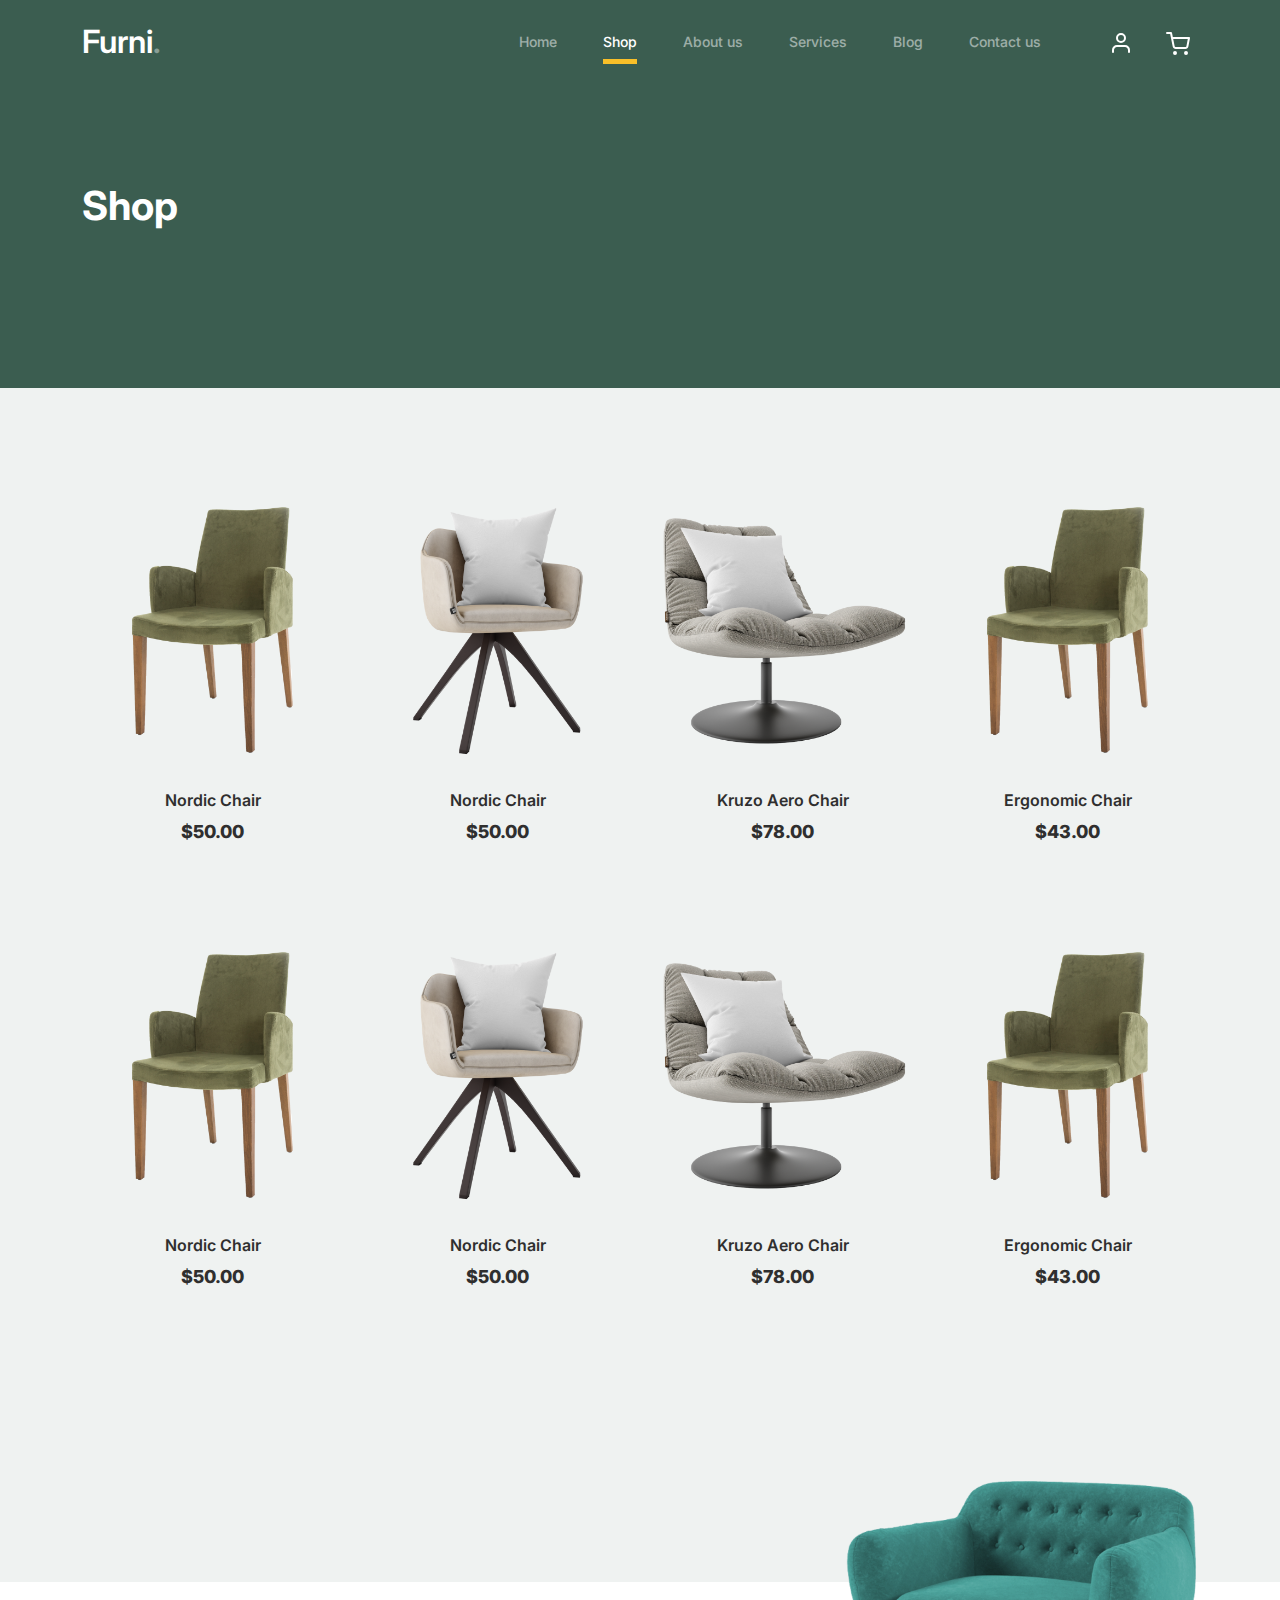
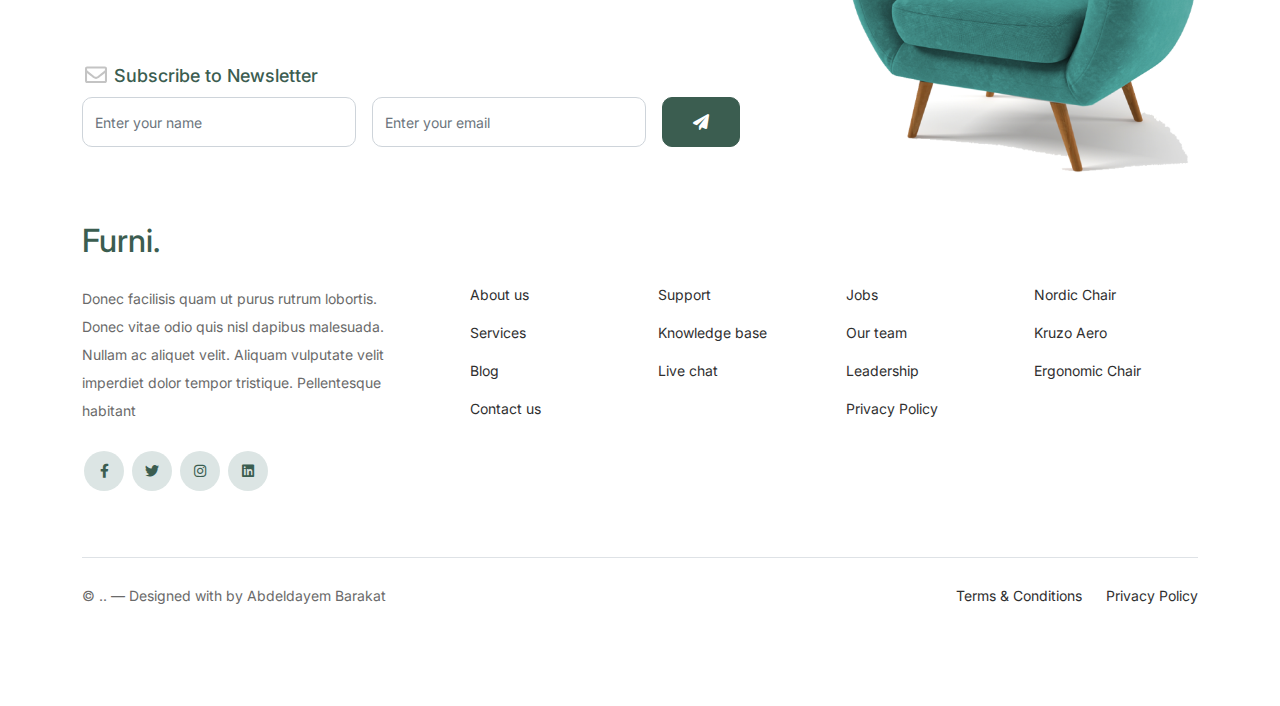
<file: shop.html>
<!doctype html>
<html lang="en">
<head>
  <meta charset="utf-8">
  <meta name="viewport" content="width=device-width, initial-scale=1, shrink-to-fit=no">
  <meta name="description" content="" />
  <meta name="keywords" content="bootstrap, bootstrap4" />
  <link href="css/bootstrap.min.css" rel="stylesheet">
  <link href="https://cdnjs.cloudflare.com/ajax/libs/font-awesome/6.0.0-beta3/css/all.min.css" rel="stylesheet">
  <link href="css/style.css" rel="stylesheet">
  <title>Furni  </title>
	</head>
	<body>
		<!-- Start Header/Navigation -->
		<nav class="custom-navbar navbar navbar navbar-expand-md navbar-dark bg-dark" arial-label="Furni navigation bar">

			<div class="container">
				<a class="navbar-brand" href="index.html">Furni<span>.</span></a>

				<button class="navbar-toggler" type="button" data-bs-toggle="collapse" data-bs-target="#navbarsFurni" aria-controls="navbarsFurni" aria-expanded="false" aria-label="Toggle navigation">
					<span class="navbar-toggler-icon"></span>
				</button>

				<div class="collapse navbar-collapse" id="navbarsFurni">
					<ul class="custom-navbar-nav navbar-nav ms-auto mb-2 mb-md-0">
						<li class="nav-item ">
							<a class="nav-link" href="index.html">Home</a>
						</li>
						<li class="active"><a class="nav-link" href="shop.html">Shop</a></li>
						<li><a class="nav-link" href="about.html">About us</a></li>
						<li><a class="nav-link" href="services.html">Services</a></li>
						<li><a class="nav-link" href="blog.html">Blog</a></li>
						<li><a class="nav-link" href="contact.html">Contact us</a></li>
					</ul>

					<ul class="custom-navbar-cta navbar-nav mb-2 mb-md-0 ms-5">
						<li><a class="nav-link" href="#"><img src="images/user.svg"></a></li>
						<li><a class="nav-link" href="cart.html"><img src="images/cart.svg"></a></li>
					</ul>
				</div>
			</div>
				
		</nav>
		<!-- End Header/Navigation -->

		<!-- Start Hero Section -->
			<div class="hero">
				<div class="container">
					<div class="row justify-content-between">
						<div class="col-lg-5">
							<div class="intro-excerpt">
								<h1>Shop</h1>
							</div>
						</div>
						<div class="col-lg-7">
							
						</div>
					</div>
				</div>
			</div>
		<!-- End Hero Section -->

		

		<div class="untree_co-section product-section before-footer-section">
		    <div class="container">
		      	<div class="row">

		      		<!-- Start Column 1 -->
					<div class="col-12 col-md-4 col-lg-3 mb-5">
						<a class="product-item" href="#">
							<img src="images/product-3.png" class="img-fluid product-thumbnail">
							<h3 class="product-title">Nordic Chair</h3>
							<strong class="product-price">$50.00</strong>

							<span class="icon-cross">
								<img src="images/cross.svg" class="img-fluid">
							</span>
						</a>
					</div> 
					<!-- End Column 1 -->
						
					<!-- Start Column 2 -->
					<div class="col-12 col-md-4 col-lg-3 mb-5">
						<a class="product-item" href="#">
							<img src="images/product-1.png" class="img-fluid product-thumbnail">
							<h3 class="product-title">Nordic Chair</h3>
							<strong class="product-price">$50.00</strong>

							<span class="icon-cross">
								<img src="images/cross.svg" class="img-fluid">
							</span>
						</a>
					</div> 
					<!-- End Column 2 -->

					<!-- Start Column 3 -->
					<div class="col-12 col-md-4 col-lg-3 mb-5">
						<a class="product-item" href="#">
							<img src="images/product-2.png" class="img-fluid product-thumbnail">
							<h3 class="product-title">Kruzo Aero Chair</h3>
							<strong class="product-price">$78.00</strong>

							<span class="icon-cross">
								<img src="images/cross.svg" class="img-fluid">
							</span>
						</a>
					</div>
					<!-- End Column 3 -->

					<!-- Start Column 4 -->
					<div class="col-12 col-md-4 col-lg-3 mb-5">
						<a class="product-item" href="#">
							<img src="images/product-3.png" class="img-fluid product-thumbnail">
							<h3 class="product-title">Ergonomic Chair</h3>
							<strong class="product-price">$43.00</strong>

							<span class="icon-cross">
								<img src="images/cross.svg" class="img-fluid">
							</span>
						</a>
					</div>
					<!-- End Column 4 -->


					<!-- Start Column 1 -->
					<div class="col-12 col-md-4 col-lg-3 mb-5">
						<a class="product-item" href="#">
							<img src="images/product-3.png" class="img-fluid product-thumbnail">
							<h3 class="product-title">Nordic Chair</h3>
							<strong class="product-price">$50.00</strong>

							<span class="icon-cross">
								<img src="images/cross.svg" class="img-fluid">
							</span>
						</a>
					</div> 
					<!-- End Column 1 -->
						
					<!-- Start Column 2 -->
					<div class="col-12 col-md-4 col-lg-3 mb-5">
						<a class="product-item" href="#">
							<img src="images/product-1.png" class="img-fluid product-thumbnail">
							<h3 class="product-title">Nordic Chair</h3>
							<strong class="product-price">$50.00</strong>

							<span class="icon-cross">
								<img src="images/cross.svg" class="img-fluid">
							</span>
						</a>
					</div> 
					<!-- End Column 2 -->

					<!-- Start Column 3 -->
					<div class="col-12 col-md-4 col-lg-3 mb-5">
						<a class="product-item" href="#">
							<img src="images/product-2.png" class="img-fluid product-thumbnail">
							<h3 class="product-title">Kruzo Aero Chair</h3>
							<strong class="product-price">$78.00</strong>

							<span class="icon-cross">
								<img src="images/cross.svg" class="img-fluid">
							</span>
						</a>
					</div>
					<!-- End Column 3 -->

					<!-- Start Column 4 -->
					<div class="col-12 col-md-4 col-lg-3 mb-5">
						<a class="product-item" href="#">
							<img src="images/product-3.png" class="img-fluid product-thumbnail">
							<h3 class="product-title">Ergonomic Chair</h3>
							<strong class="product-price">$43.00</strong>

							<span class="icon-cross">
								<img src="images/cross.svg" class="img-fluid">
							</span>
						</a>
					</div>
					<!-- End Column 4 -->

		      	</div>
		    </div>
		</div>


<!-- Start Footer Section -->
<footer class="footer-section">
	<div class="container relative">
	<div class="sofa-img">
	<img src="images/sofa.png" alt="Image" class="img-fluid">
	</div>
	<div class="row">
	<div class="col-lg-8">
	<div class="subscription-form">
	<h3 class="d-flex align-items-center"><span class="me-1"><img src="images/envelope-outline.svg" alt="Image" class="img-fluid"></span><span>Subscribe to Newsletter</span></h3>
	<form action="#" class="row g-3">
	<div class="col-auto">
	<input type="text" class="form-control" placeholder="Enter your name">
	</div>
	<div class="col-auto">
	<input type="email" class="form-control" placeholder="Enter your email">
	</div>
	<div class="col-auto">
	<button class="btn btn-primary">
	<span class="fa fa-paper-plane"></span>
	</button>
	</div>
	</form>
	</div>
	</div>
	</div>
	
	<div class="row g-5 mb-5">
	<div class="col-lg-4">
	<div class="mb-4 footer-logo-wrap"><a href="#" class="footer-logo">Furni<span>.</span></a></div>
	<p class="mb-4">Donec facilisis quam ut purus rutrum lobortis. Donec vitae odio quis nisl dapibus malesuada. Nullam ac aliquet velit. Aliquam vulputate velit imperdiet dolor tempor tristique. Pellentesque habitant</p>
	
	<ul class="list-unstyled custom-social">
		<li><a href="#"><span class="fa fa-brands fa-facebook-f"></span></a></li>
		<li><a href="#"><span class="fa fa-brands fa-twitter"></span></a></li>
		<li><a href="#"><span class="fa fa-brands fa-instagram"></span></a></li>
		<li><a href="#"><span class="fa fa-brands fa-linkedin"></span></a></li>
	</ul>
	</div>
	
	<div class="col-lg-8">
	<div class="row links-wrap">
	<div class="col-6 col-sm-6 col-md-3">
	<ul class="list-unstyled">
	  <li><a href="#">About us</a></li>
	  <li><a href="#">Services</a></li>
	  <li><a href="#">Blog</a></li>
	  <li><a href="#">Contact us</a></li>
	</ul>
	</div>
	
	<div class="col-6 col-sm-6 col-md-3">
	<ul class="list-unstyled">
		<li><a href="#">Support</a></li>
		<li><a href="#">Knowledge base</a></li>
		<li><a href="#">Live chat</a></li>
	</ul>
	</div>
	
	<div class="col-6 col-sm-6 col-md-3">
	 <ul class="list-unstyled">
		<li><a href="#">Jobs</a></li>
		<li><a href="#">Our team</a></li>
		<li><a href="#">Leadership</a></li>
		<li><a href="#">Privacy Policy</a></li>
	 </ul>
	</div>
	
	<div class="col-6 col-sm-6 col-md-3">
	<ul class="list-unstyled">
	<li><a href="#">Nordic Chair</a></li>
	<li><a href="#">Kruzo Aero</a></li>
	<li><a href="#">Ergonomic Chair</a></li>
	</ul>
	</div>
	</div>
	</div>
	</div>
	
	<div class="border-top copyright">
	<div class="row pt-4">
	<div class="col-lg-6">
	<p class="mb-2 text-center text-lg-start"> &copy;
	.. &mdash; Designed with by Abdeldayem Barakat </p>
	</div>
	
	<div class="col-lg-6 text-center text-lg-end">
	 <ul class="list-unstyled d-inline-flex ms-auto">
		<li class="me-4"><a href="#">Terms &amp; Conditions</a></li>
		<li><a href="#">Privacy Policy</a></li>
	</ul>
	</div>
	
	</div>
	</div>
	</div>
	</footer>		
<!-- End Footer Section -->	
<script src="js/bootstrap.bundle.min.js"></script>
</body>
</html>
</file>
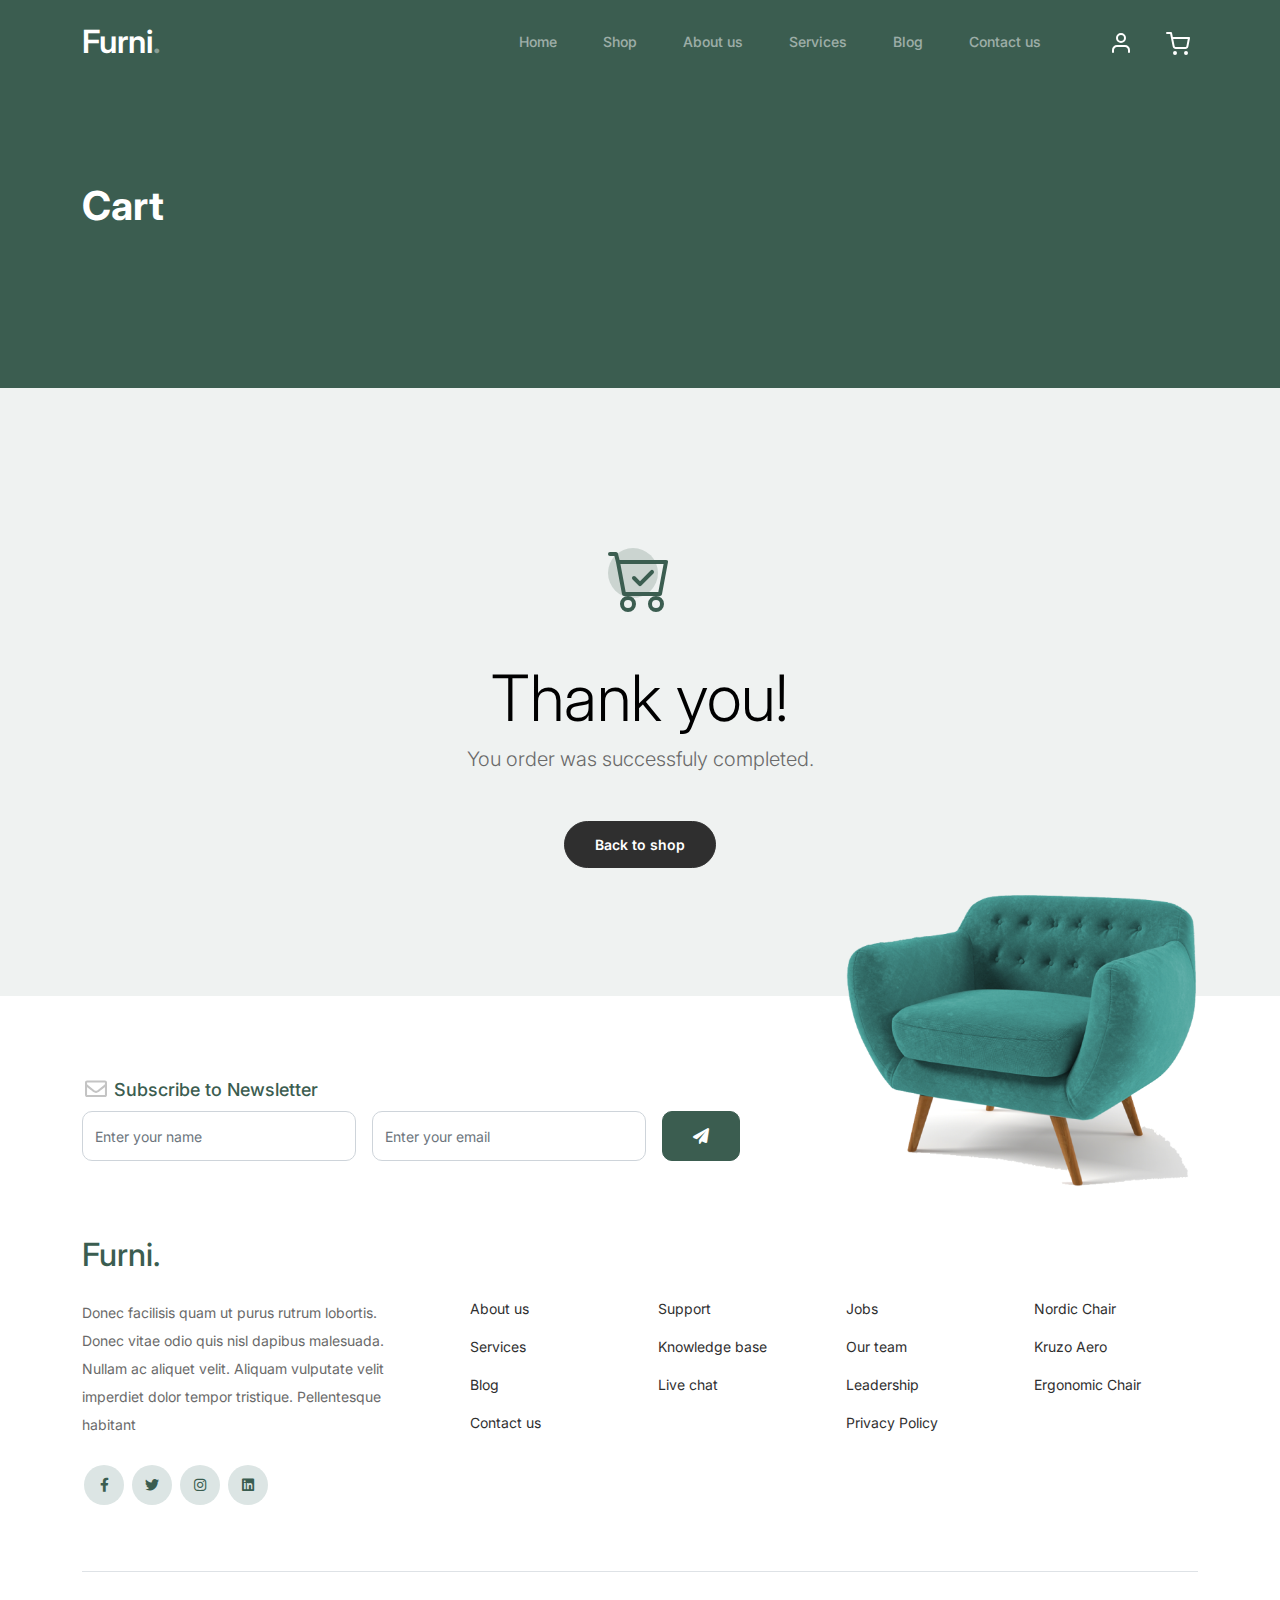
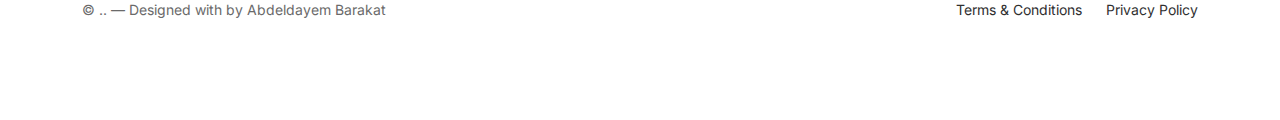
<file: thankyou.html>
<!doctype html>
<html lang="en">
<head>
  <meta charset="utf-8">
  <meta name="viewport" content="width=device-width, initial-scale=1, shrink-to-fit=no">
  <meta name="description" content="" />
  <meta name="keywords" content="bootstrap, bootstrap4" />
  <link href="css/bootstrap.min.css" rel="stylesheet">
  <link href="https://cdnjs.cloudflare.com/ajax/libs/font-awesome/6.0.0-beta3/css/all.min.css" rel="stylesheet">
  <link href="css/tiny-slider.css" rel="stylesheet">
  <link href="css/style.css" rel="stylesheet">
 <title>Furni </title>
	</head>

	<body>

		<!-- Start Header/Navigation -->
		<nav class="custom-navbar navbar navbar navbar-expand-md navbar-dark bg-dark" arial-label="Furni navigation bar">

			<div class="container">
				<a class="navbar-brand" href="index.html">Furni<span>.</span></a>

				<button class="navbar-toggler" type="button" data-bs-toggle="collapse" data-bs-target="#navbarsFurni" aria-controls="navbarsFurni" aria-expanded="false" aria-label="Toggle navigation">
					<span class="navbar-toggler-icon"></span>
				</button>

				<div class="collapse navbar-collapse" id="navbarsFurni">
					<ul class="custom-navbar-nav navbar-nav ms-auto mb-2 mb-md-0">
						<li class="nav-item ">
							<a class="nav-link" href="index.html">Home</a>
						</li>
						<li><a class="nav-link" href="shop.html">Shop</a></li>
						<li><a class="nav-link" href="about.html">About us</a></li>
						<li><a class="nav-link" href="services.html">Services</a></li>
						<li><a class="nav-link" href="blog.html">Blog</a></li>
						<li><a class="nav-link" href="contact.html">Contact us</a></li>
					</ul>

					<ul class="custom-navbar-cta navbar-nav mb-2 mb-md-0 ms-5">
						<li><a class="nav-link" href="#"><img src="images/user.svg"></a></li>
						<li><a class="nav-link" href="cart.html"><img src="images/cart.svg"></a></li>
					</ul>
				</div>
			</div>
				
		</nav>
		<!-- End Header/Navigation -->

		<!-- Start Hero Section -->
			<div class="hero">
				<div class="container">
					<div class="row justify-content-between">
						<div class="col-lg-5">
							<div class="intro-excerpt">
								<h1>Cart</h1>
							</div>
						</div>
						<div class="col-lg-7">
							
						</div>
					</div>
				</div>
			</div>
		<!-- End Hero Section -->

		

		<div class="untree_co-section">
    <div class="container">
      <div class="row">
        <div class="col-md-12 text-center pt-5">
          <span class="display-3 thankyou-icon text-primary">
            <svg width="1em" height="1em" viewBox="0 0 16 16" class="bi bi-cart-check mb-5" fill="currentColor" xmlns="http://www.w3.org/2000/svg">
              <path fill-rule="evenodd" d="M11.354 5.646a.5.5 0 0 1 0 .708l-3 3a.5.5 0 0 1-.708 0l-1.5-1.5a.5.5 0 1 1 .708-.708L8 8.293l2.646-2.647a.5.5 0 0 1 .708 0z"/>
              <path fill-rule="evenodd" d="M0 1.5A.5.5 0 0 1 .5 1H2a.5.5 0 0 1 .485.379L2.89 3H14.5a.5.5 0 0 1 .491.592l-1.5 8A.5.5 0 0 1 13 12H4a.5.5 0 0 1-.491-.408L2.01 3.607 1.61 2H.5a.5.5 0 0 1-.5-.5zM3.102 4l1.313 7h8.17l1.313-7H3.102zM5 12a2 2 0 1 0 0 4 2 2 0 0 0 0-4zm7 0a2 2 0 1 0 0 4 2 2 0 0 0 0-4zm-7 1a1 1 0 1 0 0 2 1 1 0 0 0 0-2zm7 0a1 1 0 1 0 0 2 1 1 0 0 0 0-2z"/>
            </svg>
          </span>
          <h2 class="display-3 text-black">Thank you!</h2>
          <p class="lead mb-5">You order was successfuly completed.</p>
          <p><a href="shop.html" class="btn btn-sm btn-outline-black">Back to shop</a></p>
        </div>
      </div>
    </div>
        </div>

<!-- Start Footer Section -->
<footer class="footer-section">
	<div class="container relative">
	<div class="sofa-img">
	<img src="images/sofa.png" alt="Image" class="img-fluid">
	</div>
	<div class="row">
	<div class="col-lg-8">
	<div class="subscription-form">
	<h3 class="d-flex align-items-center"><span class="me-1"><img src="images/envelope-outline.svg" alt="Image" class="img-fluid"></span><span>Subscribe to Newsletter</span></h3>
	<form action="#" class="row g-3">
	<div class="col-auto">
	<input type="text" class="form-control" placeholder="Enter your name">
	</div>
	<div class="col-auto">
	<input type="email" class="form-control" placeholder="Enter your email">
	</div>
	<div class="col-auto">
	<button class="btn btn-primary">
	<span class="fa fa-paper-plane"></span>
	</button>
	</div>
	</form>
	</div>
	</div>
	</div>
	
	<div class="row g-5 mb-5">
	<div class="col-lg-4">
	<div class="mb-4 footer-logo-wrap"><a href="#" class="footer-logo">Furni<span>.</span></a></div>
	<p class="mb-4">Donec facilisis quam ut purus rutrum lobortis. Donec vitae odio quis nisl dapibus malesuada. Nullam ac aliquet velit. Aliquam vulputate velit imperdiet dolor tempor tristique. Pellentesque habitant</p>
	
	<ul class="list-unstyled custom-social">
		<li><a href="#"><span class="fa fa-brands fa-facebook-f"></span></a></li>
		<li><a href="#"><span class="fa fa-brands fa-twitter"></span></a></li>
		<li><a href="#"><span class="fa fa-brands fa-instagram"></span></a></li>
		<li><a href="#"><span class="fa fa-brands fa-linkedin"></span></a></li>
	</ul>
	</div>
	
	<div class="col-lg-8">
	<div class="row links-wrap">
	<div class="col-6 col-sm-6 col-md-3">
	<ul class="list-unstyled">
	  <li><a href="#">About us</a></li>
	  <li><a href="#">Services</a></li>
	  <li><a href="#">Blog</a></li>
	  <li><a href="#">Contact us</a></li>
	</ul>
	</div>
	
	<div class="col-6 col-sm-6 col-md-3">
	<ul class="list-unstyled">
		<li><a href="#">Support</a></li>
		<li><a href="#">Knowledge base</a></li>
		<li><a href="#">Live chat</a></li>
	</ul>
	</div>
	
	<div class="col-6 col-sm-6 col-md-3">
	 <ul class="list-unstyled">
		<li><a href="#">Jobs</a></li>
		<li><a href="#">Our team</a></li>
		<li><a href="#">Leadership</a></li>
		<li><a href="#">Privacy Policy</a></li>
	 </ul>
	</div>
	
	<div class="col-6 col-sm-6 col-md-3">
	<ul class="list-unstyled">
	<li><a href="#">Nordic Chair</a></li>
	<li><a href="#">Kruzo Aero</a></li>
	<li><a href="#">Ergonomic Chair</a></li>
	</ul>
	</div>
	</div>
	</div>
	</div>
	
	<div class="border-top copyright">
	<div class="row pt-4">
	<div class="col-lg-6">
	<p class="mb-2 text-center text-lg-start"> &copy;
	.. &mdash; Designed with by Abdeldayem Barakat </p>
	</div>
	
	<div class="col-lg-6 text-center text-lg-end">
	 <ul class="list-unstyled d-inline-flex ms-auto">
		<li class="me-4"><a href="#">Terms &amp; Conditions</a></li>
		<li><a href="#">Privacy Policy</a></li>
	</ul>
	</div>
	
	</div>
	</div>
	</div>
	</footer>
<!-- End Footer Section -->	

<script src="js/bootstrap.bundle.min.js"></script>
</body>
</html>
</file>
<file: css/style.css>
@import url("https://fonts.googleapis.com/css2?family=Inter:wght@400;500;600;700;800&display=swap");
body {
  overflow-x: hidden;
  position: relative; }

body {
  font-family: "Inter", sans-serif;
  font-weight: 400;
  line-height: 28px;
  color: #6a6a6a;
  font-size: 14px;
  background-color: #eff2f1; }

a {
  text-decoration: none;
  -webkit-transition: .3s all ease;
  -o-transition: .3s all ease;
  transition: .3s all ease;
  color: #2f2f2f;
  text-decoration: underline; }
  a:hover {
    color: #2f2f2f;
    text-decoration: none; }
  a.more {
    font-weight: 600; }

.custom-navbar {
  background: #3b5d50 !important;
  padding-top: 20px;
  padding-bottom: 20px; 
}
.custom-navbar .navbar-brand {
  font-size: 32px;
  font-weight: 600; 
}
    .custom-navbar .navbar-brand > span {
      opacity: .4; }
  .custom-navbar .navbar-toggler {
    border-color: transparent; }
    .custom-navbar .navbar-toggler:active, .custom-navbar .navbar-toggler:focus {
      -webkit-box-shadow: none;
      box-shadow: none;
      outline: none; }
  @media (min-width: 992px) {
    .custom-navbar .custom-navbar-nav li {
      margin-left: 15px;
      margin-right: 15px; } }
  .custom-navbar .custom-navbar-nav li a {
    font-weight: 500;
    color: #ffffff !important;
    opacity: .5;
    -webkit-transition: .3s all ease;
    -o-transition: .3s all ease;
    transition: .3s all ease;
    position: relative; }
    @media (min-width: 768px) {
      .custom-navbar .custom-navbar-nav li a:before {
        content: "";
        position: absolute;
        bottom: 0;
        left: 8px;
        right: 8px;
        background: #f9bf29;
        height: 5px;
        opacity: 1;
        visibility: visible;
        width: 0;
        -webkit-transition: .15s all ease-out;
        -o-transition: .15s all ease-out;
        transition: .15s all ease-out; } }
    .custom-navbar .custom-navbar-nav li a:hover {
      opacity: 1; }
      .custom-navbar .custom-navbar-nav li a:hover:before {
        width: calc(100% - 16px); }
  .custom-navbar .custom-navbar-nav li.active a {
    opacity: 1; }
    .custom-navbar .custom-navbar-nav li.active a:before {
      width: calc(100% - 16px); }
  .custom-navbar .custom-navbar-cta {
    margin-left: 0 !important;
    -webkit-box-orient: horizontal;
    -webkit-box-direction: normal;
    -ms-flex-direction: row;
    flex-direction: row; }
    @media (min-width: 768px) {
      .custom-navbar .custom-navbar-cta {
        margin-left: 40px !important; } }
    .custom-navbar .custom-navbar-cta li {
      margin-left: 0px;
      margin-right: 0px; }
      .custom-navbar .custom-navbar-cta li:first-child {
        margin-right: 20px; }

.hero {
  background: #3b5d50;
  padding: calc(4rem - 30px) 0 0rem 0; }
  @media (min-width: 768px) {
    .hero {
      padding: calc(4rem - 30px) 0 4rem 0; } }
  @media (min-width: 992px) {
    .hero {
      padding: calc(8rem - 30px) 0 8rem 0; } }
  .hero .intro-excerpt {
    position: relative;
    z-index: 4; }
    @media (min-width: 992px) {
      .hero .intro-excerpt {
        max-width: 450px; } }
  .hero h1 {
    font-weight: 700;
    color: #ffffff;
    margin-bottom: 30px; }
    @media (min-width: 1400px) {
      .hero h1 {
        font-size: 54px; } }
  .hero p {
    color: rgba(255, 255, 255, 0.5);
    margin-botom: 30px; }
  .hero .hero-img-wrap {
    position: relative; }
    .hero .hero-img-wrap img {
      position: relative;
      top: 0px;
      right: 0px;
      z-index: 2;
      max-width: 780px;
      left: -20px; }
      @media (min-width: 768px) {
        .hero .hero-img-wrap img {
          right: 0px;
          left: -100px; } }
      @media (min-width: 992px) {
        .hero .hero-img-wrap img {
          left: 0px;
          top: -80px;
          position: absolute;
          right: -50px; } }
      @media (min-width: 1200px) {
        .hero .hero-img-wrap img {
          left: 0px;
          top: -80px;
          right: -100px; } }
    .hero .hero-img-wrap:after {
      content: "";
      position: absolute;
      width: 255px;
      height: 217px;
      background-image: url("../images/dots-light.svg");
      background-size: contain;
      background-repeat: no-repeat;
      right: -100px;
      top: -0px; }
      @media (min-width: 1200px) {
        .hero .hero-img-wrap:after {
          top: -40px; } }

.btn {
  font-weight: 600;
  padding: 12px 30px;
  border-radius: 30px;
  color: #ffffff;
  background: #2f2f2f;
  border-color: #2f2f2f; }
  .btn:hover {
    color: #ffffff;
    background: #222222;
    border-color: #222222; }
  .btn:active, .btn:focus {
    outline: none !important;
    -webkit-box-shadow: none;
    box-shadow: none; }
  .btn.btn-primary {
    background: #3b5d50;
    border-color: #3b5d50; }
    .btn.btn-primary:hover {
      background: #314d43;
      border-color: #314d43; }
  .btn.btn-secondary {
    color: #2f2f2f;
    background: #f9bf29;
    border-color: #f9bf29; }
    .btn.btn-secondary:hover {
      background: #f8b810;
      border-color: #f8b810; }
  .btn.btn-white-outline {
    background: transparent;
    border-width: 2px;
    border-color: rgba(255, 255, 255, 0.3); }
    .btn.btn-white-outline:hover {
      border-color: white;
      color: #ffffff; }

.section-title {
  color: #2f2f2f; }

.product-section {
  padding: 7rem 0; }
  .product-section .product-item {
    text-align: center;
    text-decoration: none;
    display: block;
    position: relative;
    padding-bottom: 50px;
    cursor: pointer; }
    .product-section .product-item .product-thumbnail {
      margin-bottom: 30px;
      position: relative;
      top: 0;
      -webkit-transition: .3s all ease;
      -o-transition: .3s all ease;
      transition: .3s all ease; }
    .product-section .product-item h3 {
      font-weight: 600;
      font-size: 16px; }
    .product-section .product-item strong {
      font-weight: 800 !important;
      font-size: 18px !important; }
    .product-section .product-item h3, .product-section .product-item strong {
      color: #2f2f2f;
      text-decoration: none; }
    .product-section .product-item .icon-cross {
      position: absolute;
      width: 35px;
      height: 35px;
      display: inline-block;
      background: #2f2f2f;
      bottom: 15px;
      left: 50%;
      -webkit-transform: translateX(-50%);
      -ms-transform: translateX(-50%);
      transform: translateX(-50%);
      margin-bottom: -17.5px;
      border-radius: 50%;
      opacity: 0;
      visibility: hidden;
      -webkit-transition: .3s all ease;
      -o-transition: .3s all ease;
      transition: .3s all ease; }
      .product-section .product-item .icon-cross img {
        position: absolute;
        left: 50%;
        top: 50%;
        -webkit-transform: translate(-50%, -50%);
        -ms-transform: translate(-50%, -50%);
        transform: translate(-50%, -50%); }
    .product-section .product-item:before {
      bottom: 0;
      left: 0;
      right: 0;
      position: absolute;
      content: "";
      background: #dce5e4;
      height: 0%;
      z-index: -1;
      border-radius: 10px;
      -webkit-transition: .3s all ease;
      -o-transition: .3s all ease;
      transition: .3s all ease; }
    .product-section .product-item:hover .product-thumbnail {
      top: -25px; }
    .product-section .product-item:hover .icon-cross {
      bottom: 0;
      opacity: 1;
      visibility: visible; }
    .product-section .product-item:hover:before {
      height: 70%; }

.why-choose-section {
  padding: 7rem 0; }
  .why-choose-section .img-wrap {
    position: relative; }
    .why-choose-section .img-wrap:before {
      position: absolute;
      content: "";
      width: 255px;
      height: 217px;
      background-image: url("../images/dots-yellow.svg");
      background-repeat: no-repeat;
      background-size: contain;
      -webkit-transform: translate(-40%, -40%);
      -ms-transform: translate(-40%, -40%);
      transform: translate(-40%, -40%);
      z-index: -1; }
    .why-choose-section .img-wrap img {
      border-radius: 20px; }

.feature {
  margin-bottom: 30px; }
  .feature .icon {
    display: inline-block;
    position: relative;
    margin-bottom: 20px; }
    .feature .icon:before {
      content: "";
      width: 33px;
      height: 33px;
      position: absolute;
      background: rgba(59, 93, 80, 0.2);
      border-radius: 50%;
      right: -8px;
      bottom: 0; }
  .feature h3 {
    font-size: 14px;
    color: #2f2f2f; }
  .feature p {
    font-size: 14px;
    line-height: 22px;
    color: #6a6a6a; }

.we-help-section {
  padding: 7rem 0; }
  .we-help-section .imgs-grid {
    display: -ms-grid;
    display: grid;
    -ms-grid-columns: (1fr)[27];
    grid-template-columns: repeat(27, 1fr);
    position: relative; }
    .we-help-section .imgs-grid:before {
      position: absolute;
      content: "";
      width: 255px;
      height: 217px;
      background-image: url("../images/dots-green.svg");
      background-size: contain;
      background-repeat: no-repeat;
      -webkit-transform: translate(-40%, -40%);
      -ms-transform: translate(-40%, -40%);
      transform: translate(-40%, -40%);
      z-index: -1; }
    .we-help-section .imgs-grid .grid {
      position: relative; }
      .we-help-section .imgs-grid .grid img {
        border-radius: 20px;
        max-width: 100%; }
      .we-help-section .imgs-grid .grid.grid-1 {
        -ms-grid-column: 1;
        -ms-grid-column-span: 18;
        grid-column: 1 / span 18;
        -ms-grid-row: 1;
        -ms-grid-row-span: 27;
        grid-row: 1 / span 27; }
      .we-help-section .imgs-grid .grid.grid-2 {
        -ms-grid-column: 19;
        -ms-grid-column-span: 27;
        grid-column: 19 / span 27;
        -ms-grid-row: 1;
        -ms-grid-row-span: 5;
        grid-row: 1 / span 5;
        padding-left: 20px; }
      .we-help-section .imgs-grid .grid.grid-3 {
        -ms-grid-column: 14;
        -ms-grid-column-span: 16;
        grid-column: 14 / span 16;
        -ms-grid-row: 6;
        -ms-grid-row-span: 27;
        grid-row: 6 / span 27;
        padding-top: 20px; }

.custom-list {
  width: 100%; }
  .custom-list li {
    display: inline-block;
    width: calc(50% - 20px);
    margin-bottom: 12px;
    line-height: 1.5;
    position: relative;
    padding-left: 20px; }
    .custom-list li:before {
      content: "";
      width: 8px;
      height: 8px;
      border-radius: 50%;
      border: 2px solid #3b5d50;
      position: absolute;
      left: 0;
      top: 8px; }

.popular-product {
  padding: 0 0 7rem 0; }
  .popular-product .product-item-sm h3 {
    font-size: 14px;
    font-weight: 700;
    color: #2f2f2f; }
  .popular-product .product-item-sm a {
    text-decoration: none;
    color: #2f2f2f;
    -webkit-transition: .3s all ease;
    -o-transition: .3s all ease;
    transition: .3s all ease; }
    .popular-product .product-item-sm a:hover {
      color: rgba(47, 47, 47, 0.5); }
  .popular-product .product-item-sm p {
    line-height: 1.4;
    margin-bottom: 10px;
    font-size: 14px; }
  .popular-product .product-item-sm .thumbnail {
    margin-right: 10px;
    -webkit-box-flex: 0;
    -ms-flex: 0 0 120px;
    flex: 0 0 120px;
    position: relative; }
    .popular-product .product-item-sm .thumbnail:before {
      content: "";
      position: absolute;
      border-radius: 20px;
      background: #dce5e4;
      width: 98px;
      height: 98px;
      top: 50%;
      left: 50%;
      -webkit-transform: translate(-50%, -50%);
      -ms-transform: translate(-50%, -50%);
      transform: translate(-50%, -50%);
      z-index: -1; }

.testimonial-section {
  padding: 3rem 0 7rem 0; }

.testimonial-slider-wrap {
  position: relative; }
  .testimonial-slider-wrap .tns-inner {
    padding-top: 30px; }
  .testimonial-slider-wrap .item .testimonial-block blockquote {
    font-size: 16px; }
    @media (min-width: 768px) {
      .testimonial-slider-wrap .item .testimonial-block blockquote {
        line-height: 32px;
        font-size: 18px; } }
  .testimonial-slider-wrap .item .testimonial-block .author-info .author-pic {
    margin-bottom: 20px; }
    .testimonial-slider-wrap .item .testimonial-block .author-info .author-pic img {
      max-width: 80px;
      border-radius: 50%; }
  .testimonial-slider-wrap .item .testimonial-block .author-info h3 {
    font-size: 14px;
    font-weight: 700;
    color: #2f2f2f;
    margin-bottom: 0; }
  .testimonial-slider-wrap #testimonial-nav {
    position: absolute;
    top: 50%;
    z-index: 99;
    width: 100%;
    display: none; }
    @media (min-width: 768px) {
      .testimonial-slider-wrap #testimonial-nav {
        display: block; } }
    .testimonial-slider-wrap #testimonial-nav > span {
      cursor: pointer;
      position: absolute;
      width: 58px;
      height: 58px;
      line-height: 58px;
      border-radius: 50%;
      background: rgba(59, 93, 80, 0.1);
      color: #2f2f2f;
      -webkit-transition: .3s all ease;
      -o-transition: .3s all ease;
      transition: .3s all ease; }
      .testimonial-slider-wrap #testimonial-nav > span:hover {
        background: #3b5d50;
        color: #ffffff; }
    .testimonial-slider-wrap #testimonial-nav .prev {
      left: -10px; }
    .testimonial-slider-wrap #testimonial-nav .next {
      right: 0; }
  .testimonial-slider-wrap .tns-nav {
    position: absolute;
    bottom: -50px;
    left: 50%;
    -webkit-transform: translateX(-50%);
    -ms-transform: translateX(-50%);
    transform: translateX(-50%); }
    .testimonial-slider-wrap .tns-nav button {
      background: none;
      border: none;
      display: inline-block;
      position: relative;
      width: 0 !important;
      height: 7px !important;
      margin: 2px; }
      .testimonial-slider-wrap .tns-nav button:active, .testimonial-slider-wrap .tns-nav button:focus, .testimonial-slider-wrap .tns-nav button:hover {
        outline: none;
        -webkit-box-shadow: none;
        box-shadow: none;
        background: none; }
      .testimonial-slider-wrap .tns-nav button:before {
        display: block;
        width: 7px;
        height: 7px;
        left: 0;
        top: 0;
        position: absolute;
        content: "";
        border-radius: 50%;
        -webkit-transition: .3s all ease;
        -o-transition: .3s all ease;
        transition: .3s all ease;
        background-color: #d6d6d6; }
      .testimonial-slider-wrap .tns-nav button:hover:before, .testimonial-slider-wrap .tns-nav button.tns-nav-active:before {
        background-color: #3b5d50; }

.before-footer-section {
  padding: 7rem 0 12rem 0 !important; }

.blog-section {
  padding: 7rem 0 12rem 0; }
  .blog-section .post-entry a {
    text-decoration: none; }
  .blog-section .post-entry .post-thumbnail {
    display: block;
    margin-bottom: 20px; }
    .blog-section .post-entry .post-thumbnail img {
      border-radius: 20px;
      -webkit-transition: .3s all ease;
      -o-transition: .3s all ease;
      transition: .3s all ease; }
  .blog-section .post-entry .post-content-entry {
    padding-left: 15px;
    padding-right: 15px; }
    .blog-section .post-entry .post-content-entry h3 {
      font-size: 16px;
      margin-bottom: 0;
      font-weight: 600;
      margin-bottom: 7px; }
    .blog-section .post-entry .post-content-entry .meta {
      font-size: 14px; }
      .blog-section .post-entry .post-content-entry .meta a {
        font-weight: 600; }
  .blog-section .post-entry:hover .post-thumbnail img, .blog-section .post-entry:focus .post-thumbnail img {
    opacity: .7; }

.footer-section {
  padding: 80px 0;
  background: #ffffff; }
  .footer-section .relative {
    position: relative; }
  .footer-section a {
    text-decoration: none;
    color: #2f2f2f;
    -webkit-transition: .3s all ease;
    -o-transition: .3s all ease;
    transition: .3s all ease; }
    .footer-section a:hover {
      color: rgba(47, 47, 47, 0.5); }
  .footer-section .subscription-form {
    margin-bottom: 40px;
    position: relative;
    z-index: 2;
    margin-top: 100px; }
    @media (min-width: 992px) {
      .footer-section .subscription-form {
        margin-top: 0px;
        margin-bottom: 80px; } }
    .footer-section .subscription-form h3 {
      font-size: 18px;
      font-weight: 500;
      color: #3b5d50; }
    .footer-section .subscription-form .form-control {
      height: 50px;
      border-radius: 10px;
      font-family: "Inter", sans-serif; }
      .footer-section .subscription-form .form-control:active, .footer-section .subscription-form .form-control:focus {
        outline: none;
        -webkit-box-shadow: none;
        box-shadow: none;
        border-color: #3b5d50;
        -webkit-box-shadow: 0 1px 4px 0 rgba(0, 0, 0, 0.2);
        box-shadow: 0 1px 4px 0 rgba(0, 0, 0, 0.2); }
      .footer-section .subscription-form .form-control::-webkit-input-placeholder {
        font-size: 14px; }
      .footer-section .subscription-form .form-control::-moz-placeholder {
        font-size: 14px; }
      .footer-section .subscription-form .form-control:-ms-input-placeholder {
        font-size: 14px; }
      .footer-section .subscription-form .form-control:-moz-placeholder {
        font-size: 14px; }
    .footer-section .subscription-form .btn {
      border-radius: 10px !important; }
  .footer-section .sofa-img {
    position: absolute;
    top: -200px;
    z-index: 1;
    right: 0; }
    .footer-section .sofa-img img {
      max-width: 380px; }
  .footer-section .links-wrap {
    margin-top: 0px; }
    @media (min-width: 992px) {
      .footer-section .links-wrap {
        margin-top: 54px; } }
    .footer-section .links-wrap ul li {
      margin-bottom: 10px; }
  .footer-section .footer-logo-wrap .footer-logo {
    font-size: 32px;
    font-weight: 500;
    text-decoration: none;
    color: #3b5d50; }
  .footer-section .custom-social li {
    margin: 2px;
    display: inline-block; }
    .footer-section .custom-social li a {
      width: 40px;
      height: 40px;
      text-align: center;
      line-height: 40px;
      display: inline-block;
      background: #dce5e4;
      color: #3b5d50;
      border-radius: 50%; }
      .footer-section .custom-social li a:hover {
        background: #3b5d50;
        color: #ffffff; }
  .footer-section .border-top {
    border-color: #dce5e4; }
    .footer-section .border-top.copyright {
      font-size: 14px !important; }

.untree_co-section {
  padding: 7rem 0; }

.form-control {
  height: 50px;
  border-radius: 10px;
  font-family: "Inter", sans-serif; }
  .form-control:active, .form-control:focus {
    outline: none;
    -webkit-box-shadow: none;
    box-shadow: none;
    border-color: #3b5d50;
    -webkit-box-shadow: 0 1px 4px 0 rgba(0, 0, 0, 0.2);
    box-shadow: 0 1px 4px 0 rgba(0, 0, 0, 0.2); }
  .form-control::-webkit-input-placeholder {
    font-size: 14px; }
  .form-control::-moz-placeholder {
    font-size: 14px; }
  .form-control:-ms-input-placeholder {
    font-size: 14px; }
  .form-control:-moz-placeholder {
    font-size: 14px; }

.service {
  line-height: 1.5; }
  .service .service-icon {
    border-radius: 10px;
    -webkit-box-flex: 0;
    -ms-flex: 0 0 50px;
    flex: 0 0 50px;
    height: 50px;
    line-height: 50px;
    text-align: center;
    background: #3b5d50;
    margin-right: 20px;
    color: #ffffff; }

textarea {
  height: auto !important; }

.site-blocks-table {
  overflow: auto; }
  .site-blocks-table .product-thumbnail {
    width: 200px; }
  .site-blocks-table .btn {
    padding: 2px 10px; }
  .site-blocks-table thead th {
    padding: 30px;
    text-align: center;
    border-width: 0px !important;
    vertical-align: middle;
    color: rgba(0, 0, 0, 0.8);
    font-size: 18px; }
  .site-blocks-table td {
    padding: 20px;
    text-align: center;
    vertical-align: middle;
    color: rgba(0, 0, 0, 0.8); }
  .site-blocks-table tbody tr:first-child td {
    border-top: 1px solid #3b5d50 !important; }
  .site-blocks-table .btn {
    background: none !important;
    color: #000000;
    border: none;
    height: auto !important; }

.site-block-order-table th {
  border-top: none !important;
  border-bottom-width: 1px !important; }

.site-block-order-table td, .site-block-order-table th {
  color: #000000; }

.couponcode-wrap input {
  border-radius: 10px !important; }

.text-primary {
  color: #3b5d50 !important; }

.thankyou-icon {
  position: relative;
  color: #3b5d50; }
  .thankyou-icon:before {
    position: absolute;
    content: "";
    width: 50px;
    height: 50px;
    border-radius: 50%;
    background: rgba(59, 93, 80, 0.2); }
</file>
<file: css/tiny-slider.css>
.tns-outer{padding:0 !important}.tns-outer [hidden]{display:none !important}.tns-outer [aria-controls],.tns-outer [data-action]{cursor:pointer}.tns-slider{-webkit-transition:all 0s;-moz-transition:all 0s;transition:all 0s}.tns-slider>.tns-item{-webkit-box-sizing:border-box;-moz-box-sizing:border-box;box-sizing:border-box}.tns-horizontal.tns-subpixel{white-space:nowrap}.tns-horizontal.tns-subpixel>.tns-item{display:inline-block;vertical-align:top;white-space:normal}.tns-horizontal.tns-no-subpixel:after{content:'';display:table;clear:both}.tns-horizontal.tns-no-subpixel>.tns-item{float:left}.tns-horizontal.tns-carousel.tns-no-subpixel>.tns-item{margin-right:-100%}.tns-no-calc{position:relative;left:0}.tns-gallery{position:relative;left:0;min-height:1px}.tns-gallery>.tns-item{position:absolute;left:-100%;-webkit-transition:transform 0s, opacity 0s;-moz-transition:transform 0s, opacity 0s;transition:transform 0s, opacity 0s}.tns-gallery>.tns-slide-active{position:relative;left:auto !important}.tns-gallery>.tns-moving{-webkit-transition:all 0.25s;-moz-transition:all 0.25s;transition:all 0.25s}.tns-autowidth{display:inline-block}.tns-lazy-img{-webkit-transition:opacity 0.6s;-moz-transition:opacity 0.6s;transition:opacity 0.6s;opacity:0.6}.tns-lazy-img.tns-complete{opacity:1}.tns-ah{-webkit-transition:height 0s;-moz-transition:height 0s;transition:height 0s}.tns-ovh{overflow:hidden}.tns-visually-hidden{position:absolute;left:-10000em}.tns-transparent{opacity:0;visibility:hidden}.tns-fadeIn{opacity:1;filter:alpha(opacity=100);z-index:0}.tns-normal,.tns-fadeOut{opacity:0;filter:alpha(opacity=0);z-index:-1}.tns-vpfix{white-space:nowrap}.tns-vpfix>div,.tns-vpfix>li{display:inline-block}.tns-t-subp2{margin:0 auto;width:310px;position:relative;height:10px;overflow:hidden}.tns-t-ct{width:2333.3333333%;width:-webkit-calc(100% * 70 / 3);width:-moz-calc(100% * 70 / 3);width:calc(100% * 70 / 3);position:absolute;right:0}.tns-t-ct:after{content:'';display:table;clear:both}.tns-t-ct>div{width:1.4285714%;width:-webkit-calc(100% / 70);width:-moz-calc(100% / 70);width:calc(100% / 70);height:10px;float:left}

/*# sourceMappingURL=sourcemaps/tiny-slider.css.map */
</file>
